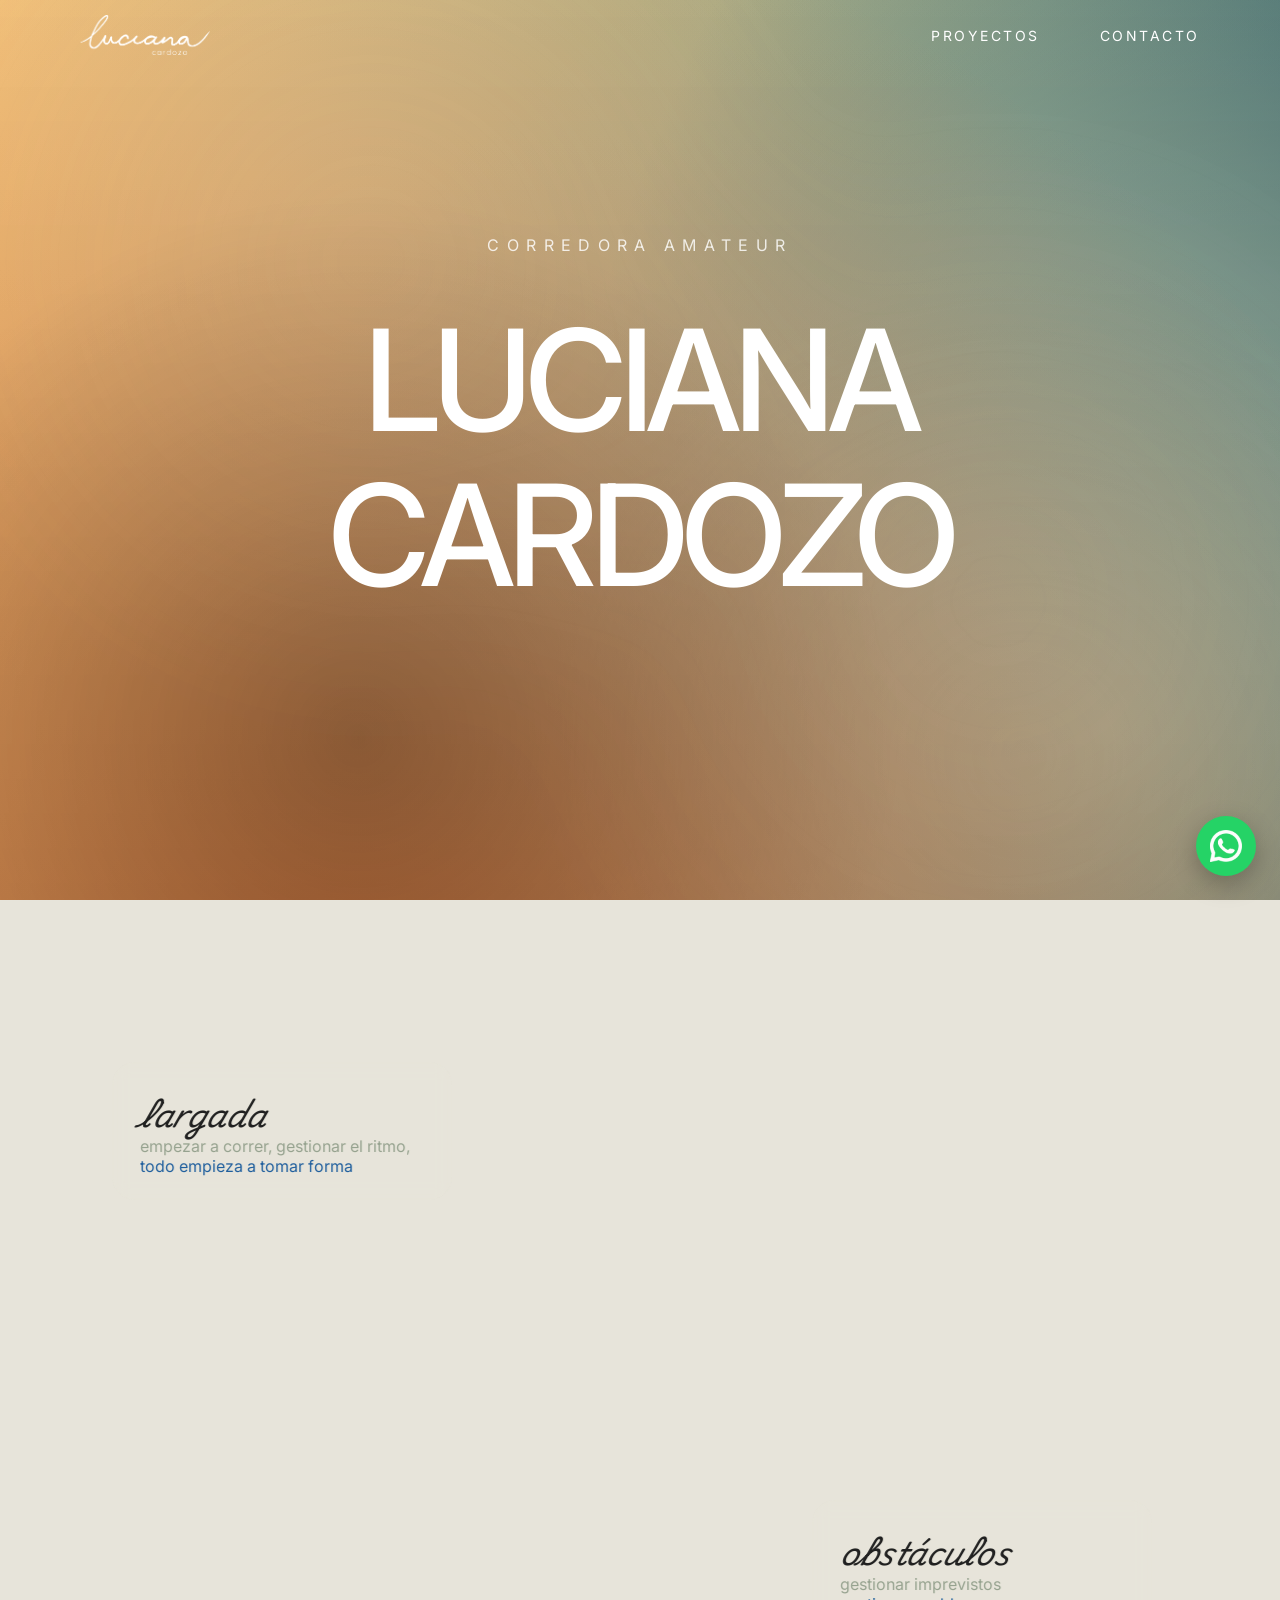
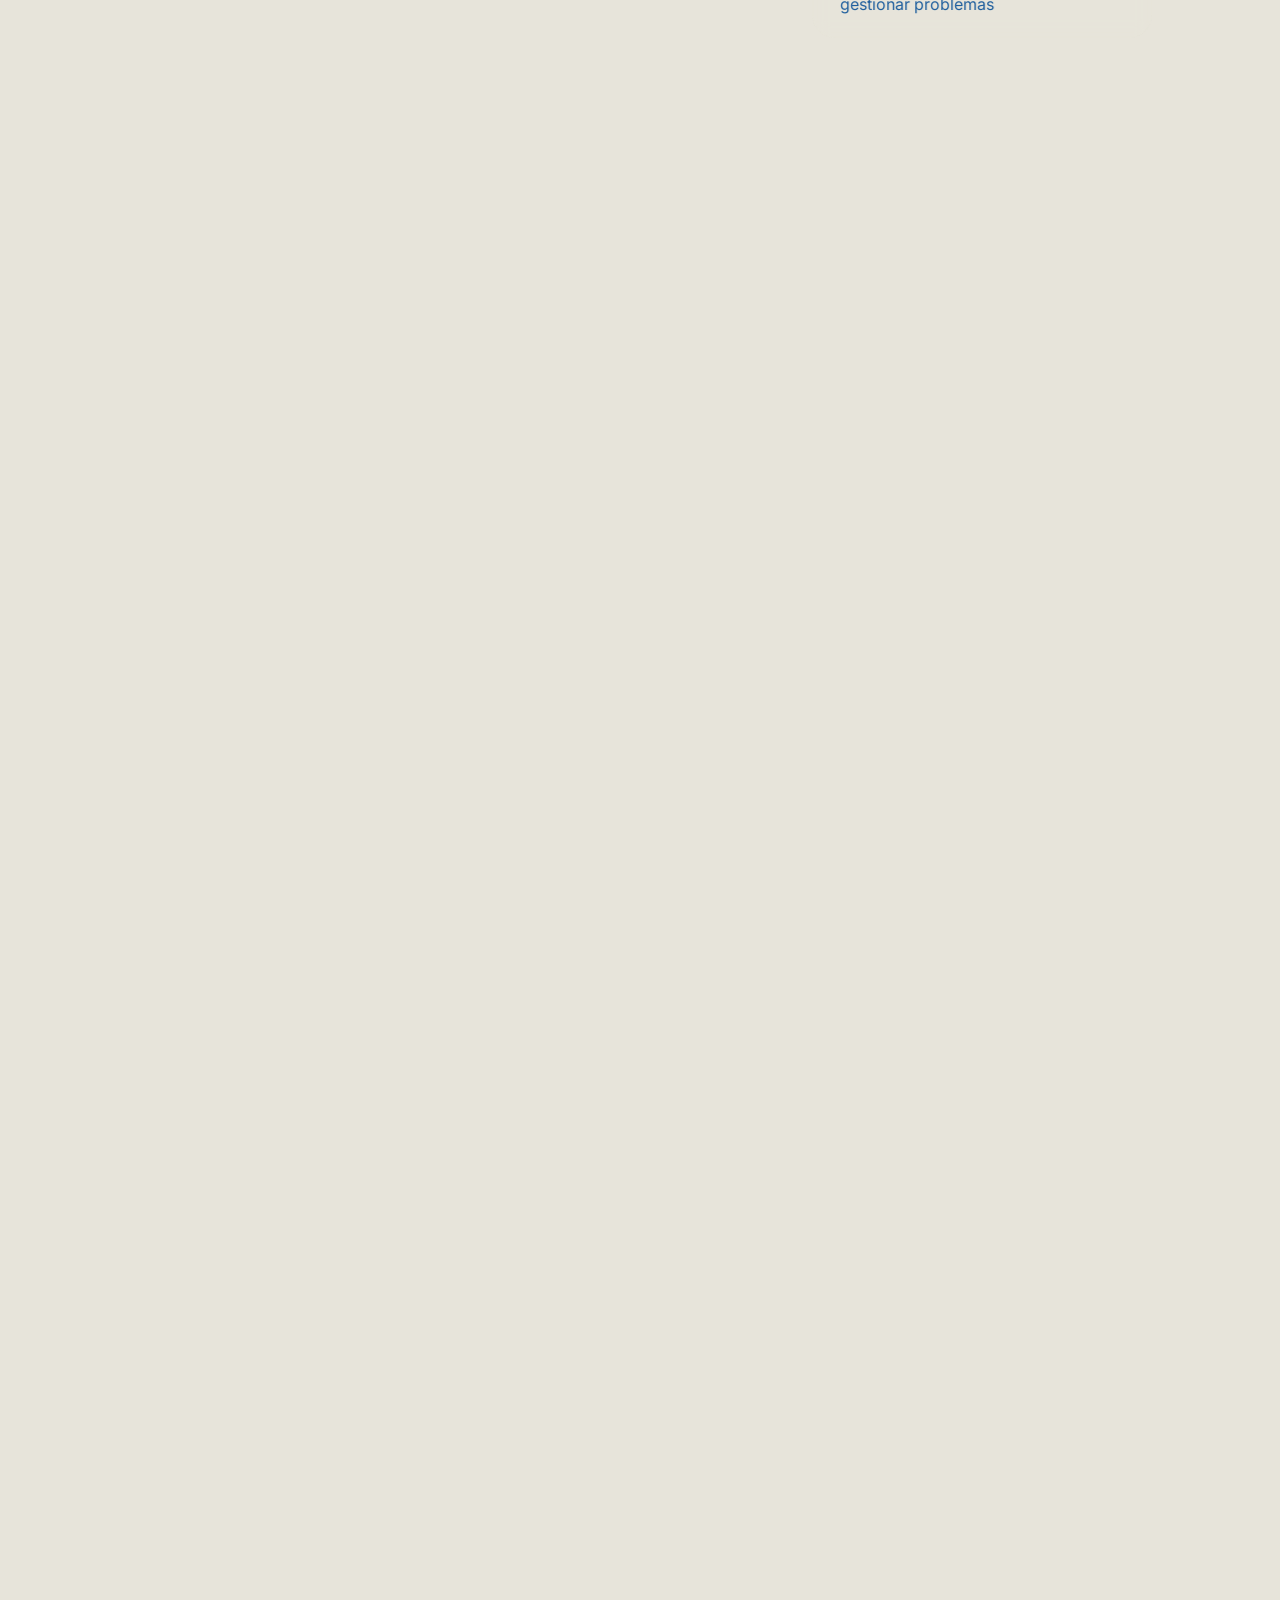
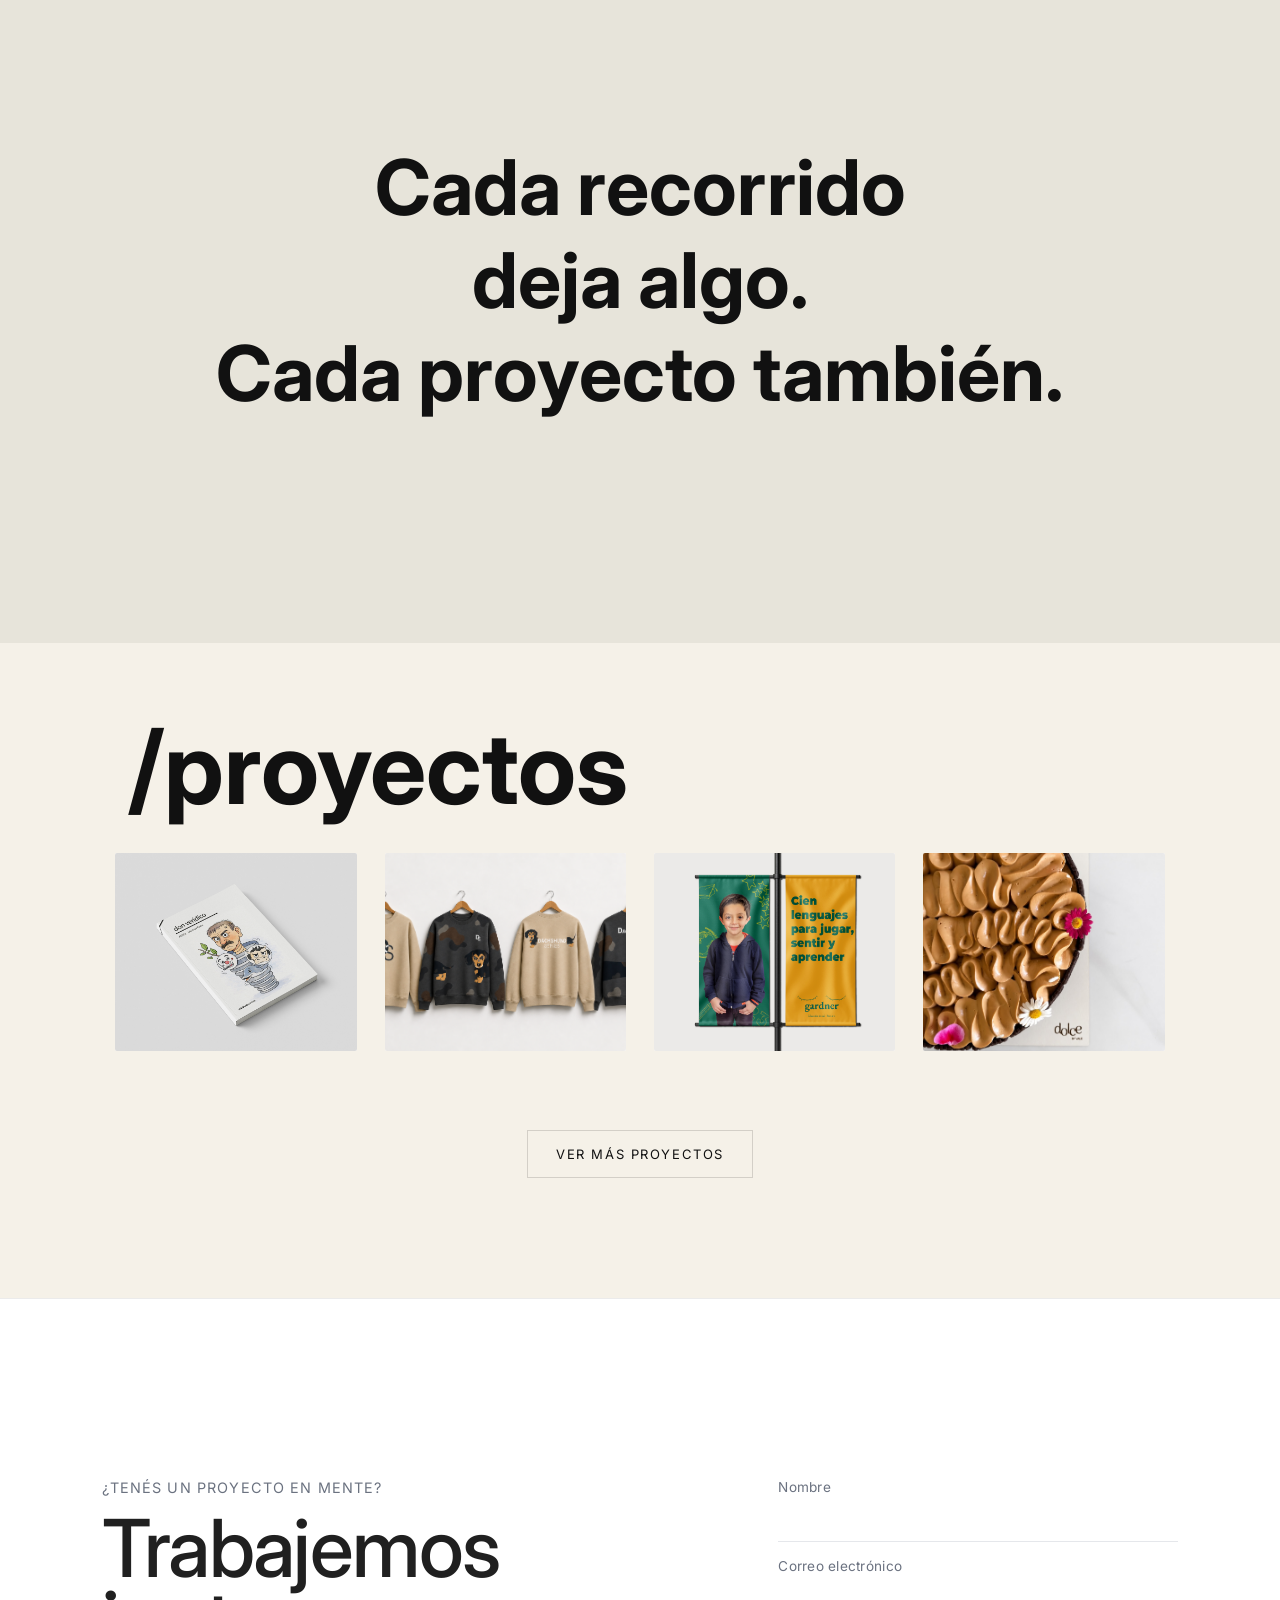
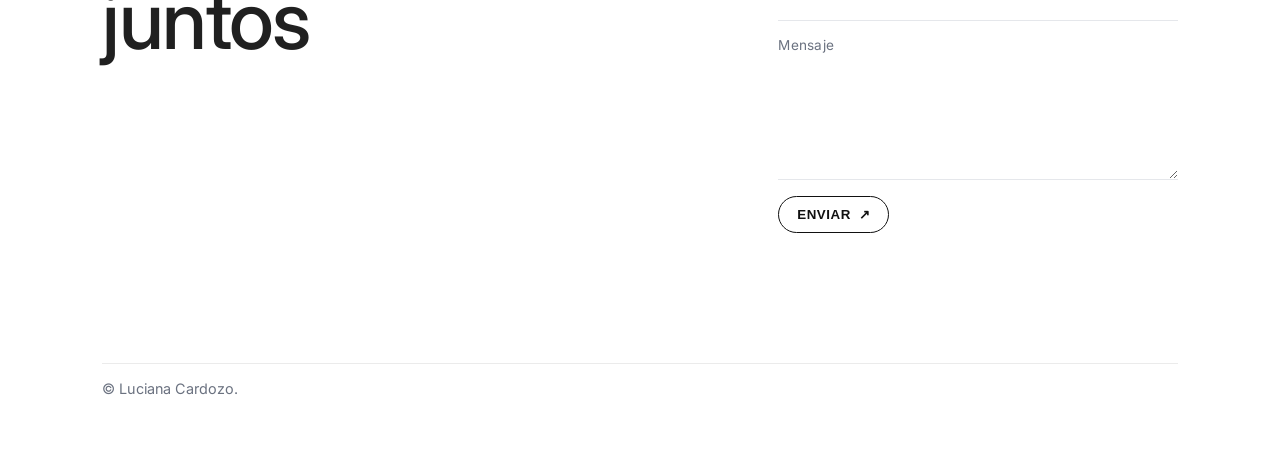
<file: index.html>
<!DOCTYPE html>
<html lang="es">

<head>
    <meta charset="UTF-8">
    <meta name="viewport" content="width=device-width, initial-scale=1.0">
    <title>Luciana Cardozo</title>
    <link rel="preconnect" href="https://fonts.googleapis.com">
    <link rel="preconnect" href="https://fonts.gstatic.com" crossorigin>
    <link
        href="https://fonts.googleapis.com/css2?family=Cormorant+Garamond:wght@400;500;600&family=Inter:wght@300;400;500;600;700&family=Playwrite+DK+Loopet:wght@100..400&display=swap"
        rel="stylesheet">
    <link rel="stylesheet" href="estilos.css">
</head>

<body>

    <header>
        <nav class="nav-bar">
            <a href="index.html" class="nav-logo" aria-label="Inicio">


                <img src="imgs/LOGO COMPLETO.webp" alt="Logo" class="logo-img" />
            </a>

            <!-- Botón hamburguesa -->
            <button class="menu-toggle" type="button" aria-label="Abrir menú" aria-controls="site-menu"
                aria-expanded="false">
                <span></span>
                <span></span>
                <span></span>
            </button>

            <!-- Menú principal -->
            <ul id="site-menu" class="nav-menu">


                <li><a href="HTML/proyectos.html">Proyectos</a></li>
                <li><a href="#contacto">Contacto</a></li>
            </ul>
        </nav>
    </header>

    <!-- HERO -->
    <section class="hero">
        <div class="hero-content hero-intro">

            <div class="hero-rotating-text">
                <span class="word active">diseñadora digital</span>
                <span class="word">corredora amateur</span>
                <span class="word">programación web</span>
            </div>

            <h1 class="hero-main-title">LUCIANA CARDOZO</h1>
            <h3 class="hero-main-subtitle"></h3>

            <div class="hero-scroll-content">
                <h2 class="hero-story">
                    Correr una carrera implica mucho más que correr.<br>
                    <span class="hide-on-mobile">Es algo que requiere planificación, <br>constancia y
                        adaptación.<br></span>
                    El diseño funciona de la misma manera
                </h2>

                <a href="#proyectos" class="subtitle hero-scroll-link">EXPLORAR PORTFOLIO</a>
            </div>

        </div>
    </section>

    <!-- RECORRIDO -->
    <section class="race">
        <div class="horizontal">

            <svg class="line-container" viewBox="0 0 3000 400">
                <g transform="translate(0 70)">

                    <path id="line" d="M0.5,140.42
                        C75,123 175.58,98 250.78,82.78
                        C315.93,69.6 376.62,58.17 403.39,63.04
                        C429.91,67.86 441.02,72.74 471.07,89.57
                        C505.42,108.81 529.32,119.72 538.35,120.29
                        C555.34,121.37 573.48,114.68 594.48,106.93
                        C650.22,86.47 719.22,64.96 760.45,52.1
                        C774.86,47.61 785.27,44.36 790.25,42.69
                        C846,23.9 914.32,0.44 929.94,0.05
                        C959,-0.58 978,10 1012.45,26.03
                        C1064.73,49.7 1148,82.4 1189.38,99.63
                        C1231.52,118.84 1257.04,125.34 1296.86,113.09
                        C1345.65,98.07 1372.74,88.07 1392.39,80.83
                        C1412.92,73.34 1429.67,68.86 1437.18,68.95
                        C1444.13,69 1454.08,71.91 1469.44,78.4
                        C1495.7,89.49 1511.95,94.22 1516.38,94
                        C1524.62,93.59 1555.18,84.82 1654,45.41
                        C1683.97,33.66 1689.14,32.01 1699.99,32.43
                        C1711.98,32.89 1793.05,84.36 1796.5,86.55" />
                </g>


            </svg>

            <div class="checkpoint">
                <p class=" big">Todo empieza antes de la largada</p>
            </div>

            <div class="checkpoint">
                <h2>planificación</h2>
                <p class="run">Investigar, definir el proceso...<br>
                </p>
                <p class="design">
                    acá está la base para que la experiencia sea positiva, <br>
                    para que el recorrido tenga sentido<br>
                    y para que la meta sea alcanzable.
                </p>

            </div>

            <div class="checkpoint">
                <h2>largada</h2>
                <p class="run">empezar a correr, gestionar el ritmo,
                </p>
                <p class="design">todo empieza a tomar forma</p>
            </div>

            <div class="checkpoint">
                <h2>obstáculos</h2>
                <p class="run">gestionar imprevistos </p>
                <p class="design">gestionar problemas</p>
            </div>

            <div class="checkpoint">
                <h2>adaptación</h2>
                <p class="run">conectar con el entorno</p>
                <p class="design">saber ajustar el proyecto</p>
            </div>

            <div class="checkpoint">
                <h2>proceso</h2>
                <p class="run">confiar en todo lo planificado</p>
                <p class="design">cada decisión construye el resultado</p>
            </div>

            <div class="checkpoint meta">
                <h2>meta</h2>
                <p class="run">cada meta deja su aprendizaje</p>
                <p class="design">cada proyecto es una meta distinta</p>
            </div>

        </div>
    </section>

    <section class="cierre">
        <h2 class="">Cada recorrido<br> deja algo.<br>Cada proyecto también.</h2>
    </section>

    <section class="proyectos-preview">
        <div class="proyectos-header">
            <h2 id="proyectos">/proyectos</h2>

        </div>
        <button class="arrow arrow-left" type="button" aria-label="Ver proyectos anteriores"></button>
        <button class="arrow arrow-right" type="button" aria-label="Ver proyectos siguientes"></button>

        <div class="proyectos-track">
            <article class="proyecto-card card-1">
                <a href="/HTML/juceca.html">
                    <div class="proyecto-img">
                        <img src="imgs/PORTADA LIBRO.jpg" alt="portada del proyecto 1, libro con ilustración de JUCECA">
                    </div>
                    <h3>JUCECA</h3>
                    <p>Diseño editorial / ilustración</p>
                </a>
            </article>

            <article class="proyecto-card card-2">
                <a href="/HTML/buzosPersonalizados.html">

                    <div class="proyecto-img">
                        <img src="imgs/buzos/buzos_portada.png" alt="">
                    </div>
                    <h3>Buzos personalizados</h3>
                    <p>Ilustración / indumentaria</p>
                </a>
            </article>

            <article class="proyecto-card card-3">
                <a href="/HTML/jugarteGardner.html">
                    <div class="proyecto-img">
                        <img src="imgs/Gardner/1x/Portada2-100.jpg" alt="Poster via publica Colegio Gardner">
                    </div>
                    <h3>Jugarte + Gardner</h3>
                    <p>Identidad visual</p>
                </a>
            </article>

            <article class="proyecto-card card-4">
                <a href="/HTML/DolceByVale.html">
                    <div class="proyecto-img">
                        <img src="imgs/Dolce by Vale/Foto torta instagram.jpg"
                            alt="Chocotorta con base con logo de Dolce by Vale">
                    </div>
                    <h3>Dolce by Vale</h3>
                    <p>Diseño de logo y packaging</p>
                </a>
            </article>
        </div>

        <div class="ver-mas-wrapper">
            <a href="HTML/proyectos.html" class="ver-mas-btn">
                Ver más proyectos
            </a>
        </div>

    </section>

    <footer id="contacto" class="footer-contact">
        <div class="footer__inner">
            <!-- Columna izquierda: claim grande -->
            <div class="footer__cta">
                <p class="footer__eyebrow">¿Tenés un proyecto en mente?</p>
                <h4 class="footer__title">Trabajemos<br>juntos</h4>

                <!-- Flecha para hacer scroll al form en mobile -->

            </div>

            <!-- Columna derecha: datos + form -->
            <div class="footer__side">

                <!-- Form Netlify -->
                <form name="contacto" method="POST" data-netlify="true" netlify-honeypot="bot-field"
                    class="contact-form" id="contact-form">
                    <!-- importante para Netlify: -->
                    <input type="hidden" name="form-name" value="contacto">
                    <!-- honeypot -->
                    <p class="hidden">
                        <label>Don’t fill this out if you’re human: <input name="bot-field"></label>
                    </p>

                    <div class="field">
                        <label for="nombre">Nombre</label>
                        <input id="nombre" name="name" type="text" autocomplete="name" required>
                    </div>

                    <div class="field">
                        <label for="email">Correo electrónico</label>
                        <input id="email" name="email" type="email" inputmode="email" autocomplete="email" required>
                    </div>

                    <div class="field">
                        <label for="mensaje">Mensaje</label>
                        <textarea id="mensaje" name="message" rows="5" required></textarea>
                    </div>

                    <button type="submit" class="btn-submit">
                        Enviar
                        <span class="btn-submit__icon" aria-hidden="true">↗</span>
                    </button>

                    <!-- mensaje de estado -->
                    <p id="form-status" class="form-status" role="status" aria-live="polite"></p>
                </form>
            </div>
        </div>

        <div class="footer__bottom">
            <p>© <span id="year"></span> Luciana Cardozo.</p>
        </div>
    </footer>
    <a class="whatsapp-fab"
        href="https://wa.me/59899645742?text=Hola%20%F0%9F%91%8B%20vi%20tu%20portfolio%20y%20quiero%20hablar%20de%20un%20proyecto."
        target="_blank" rel="noopener noreferrer" aria-label="Escribime por WhatsApp">
        <!-- SVG WhatsApp (sin dependencias) -->
        <img src="./imgs/whatsApp blanco.webp" alt="WhatsApp" class="wa-icon" width="28" height="28" loading="lazy">
    </a>

    <script src="codigo.js"></script>
</body>

</html>
</file>
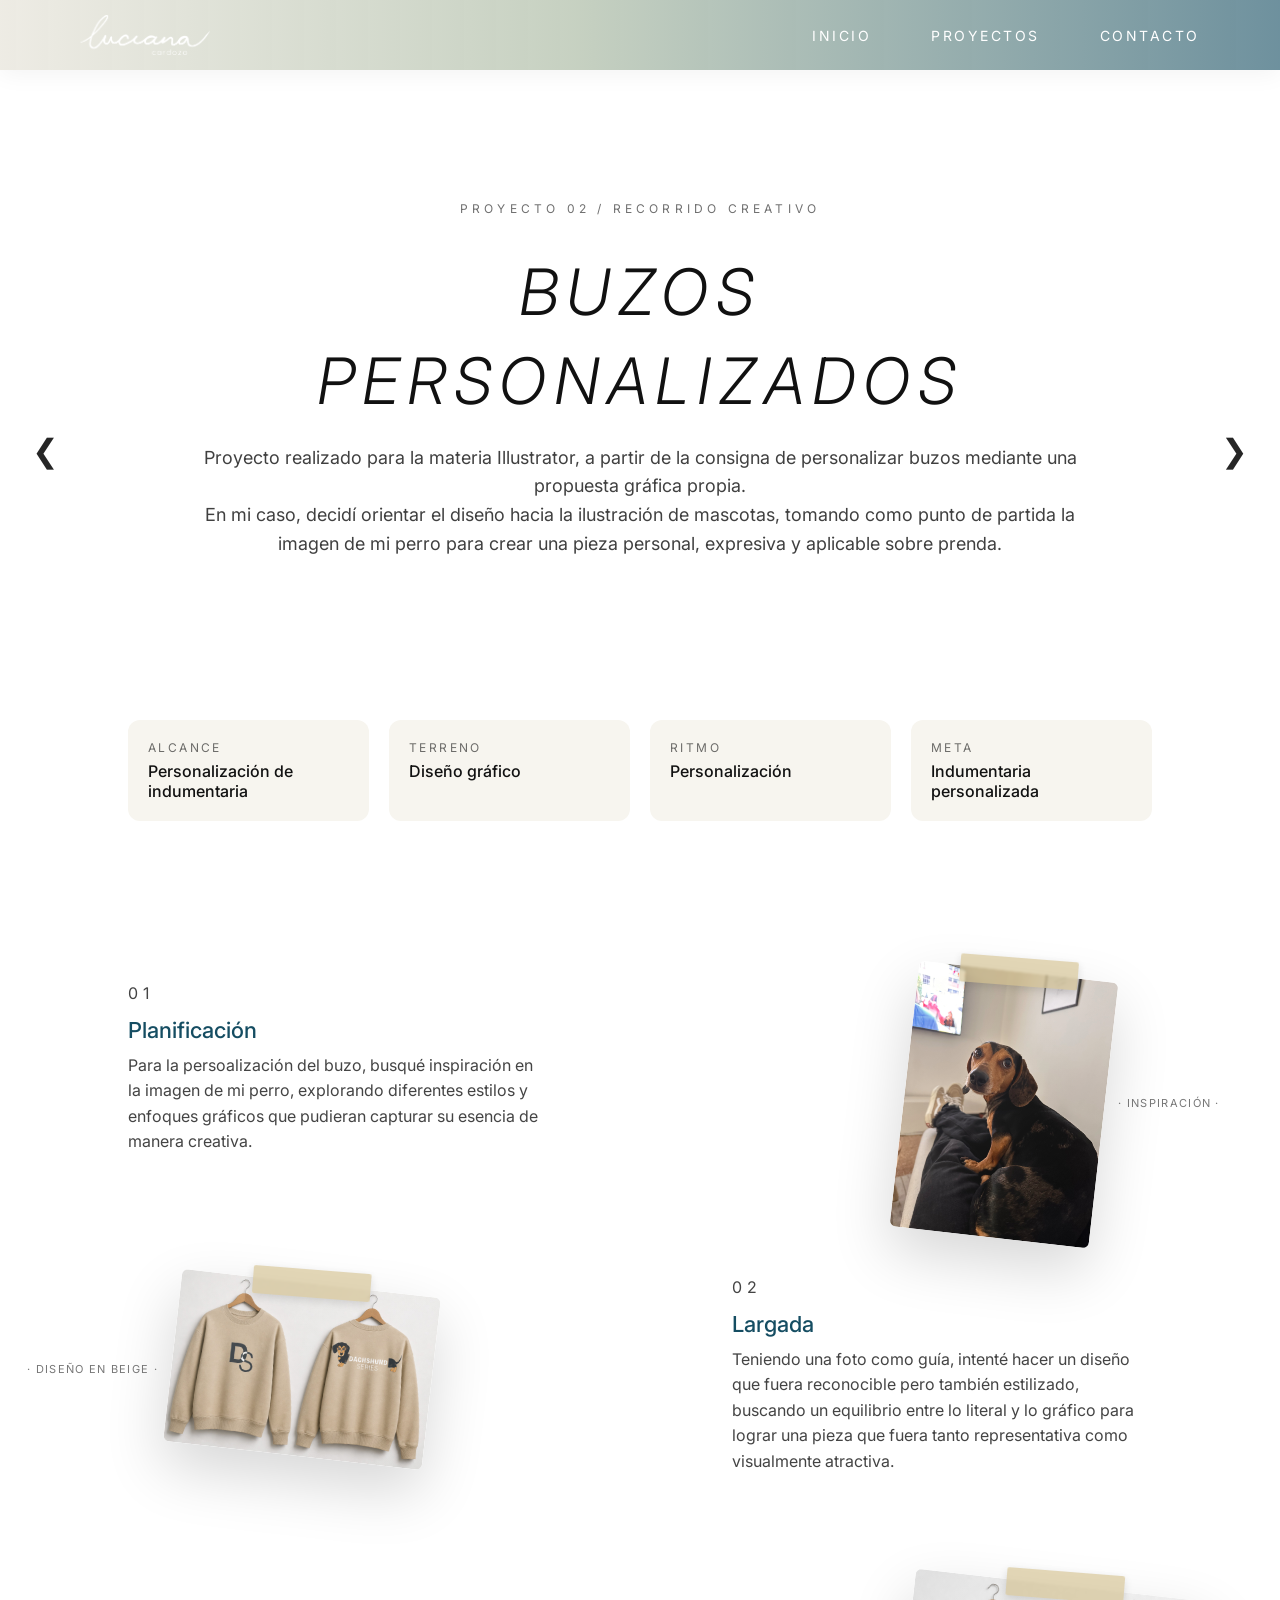
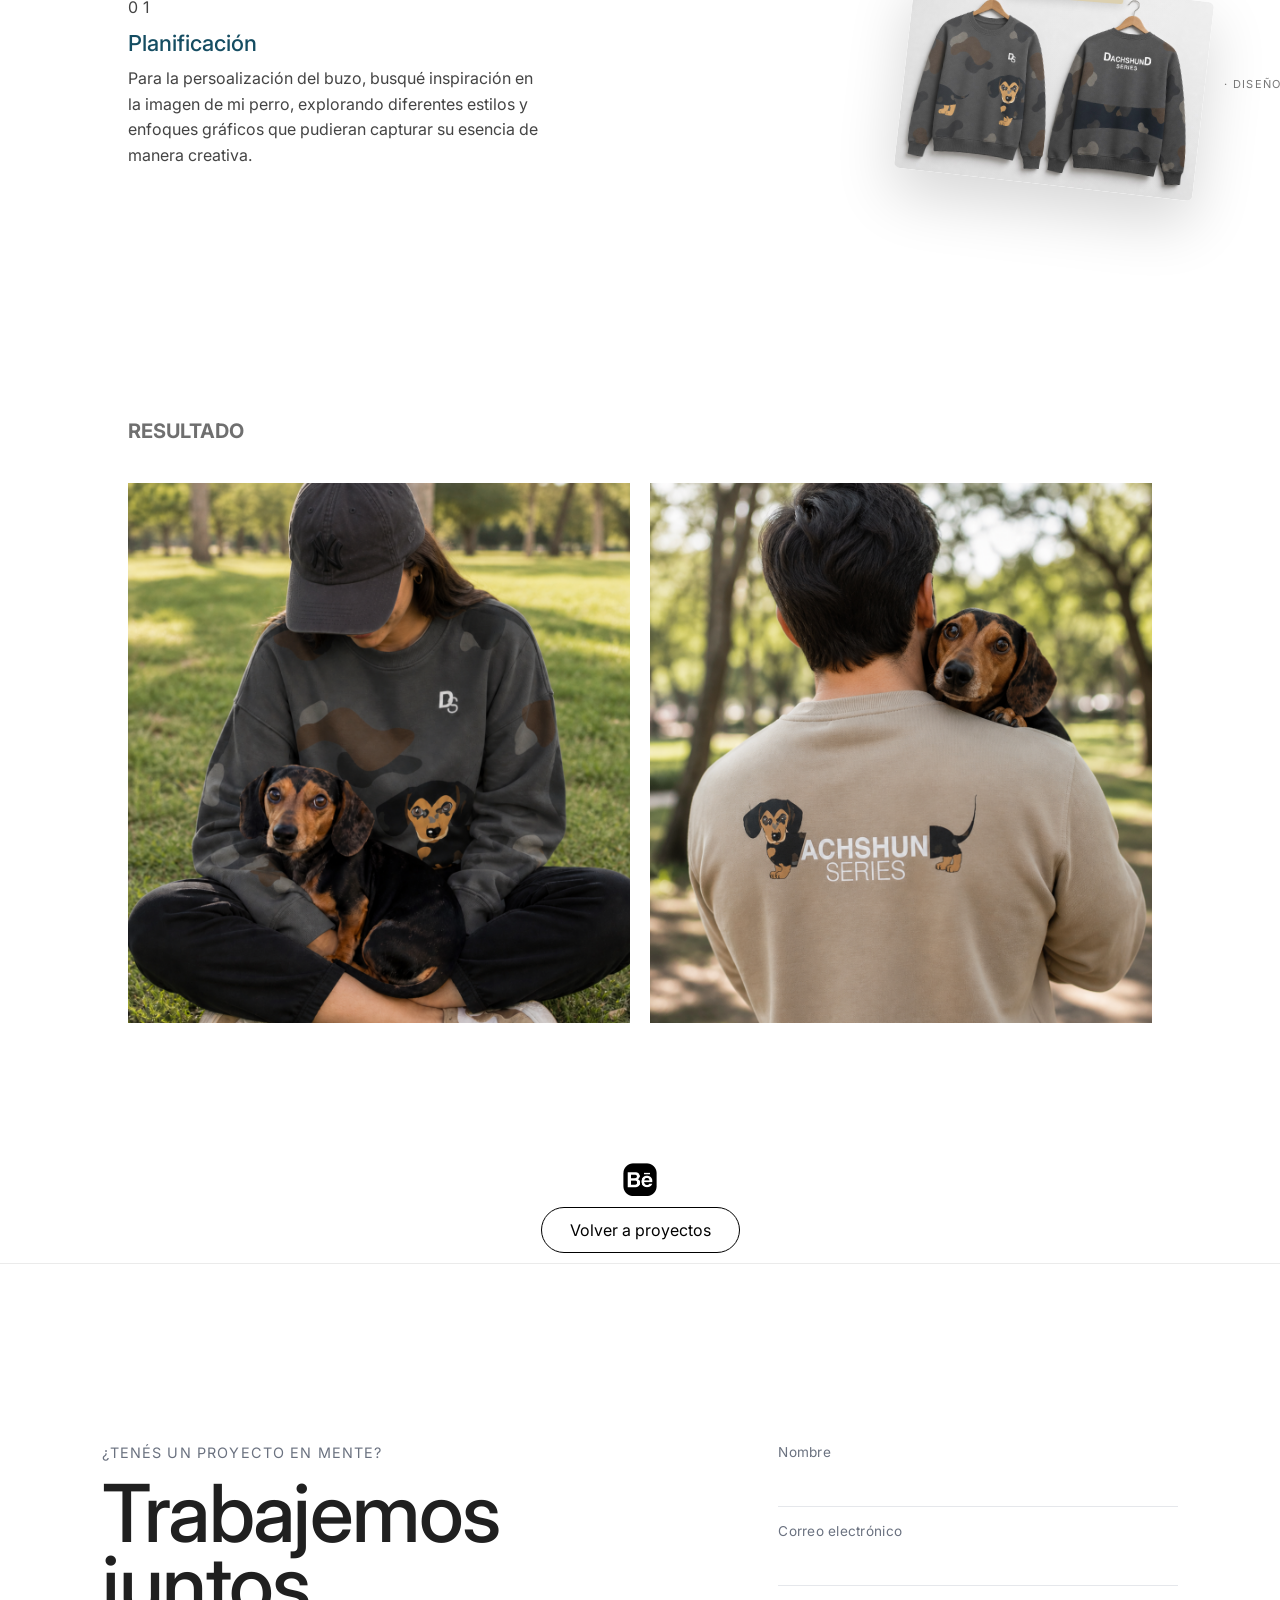
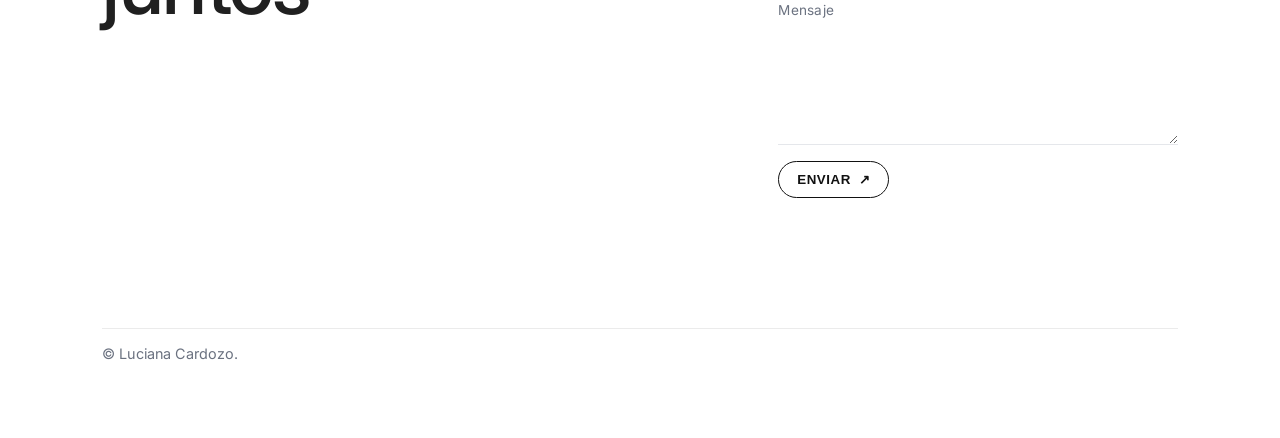
<file: HTML/buzosPersonalizados.html>
<!DOCTYPE html>
<html lang="es">

<head>
    <meta charset="UTF-8">
    <meta name="viewport" content="width=device-width, initial-scale=1.0">
    <title>Proyecto 02 | Luciana Cardozo</title>

    <link rel="preconnect" href="https://fonts.googleapis.com">
    <link rel="preconnect" href="https://fonts.gstatic.com" crossorigin>
    <link
        href="https://fonts.googleapis.com/css2?family=Cormorant+Garamond:wght@400;500;600&family=Inter:wght@300;400;500;600;700&family=Playwrite+DK+Loopet:wght@100..400&display=swap"
        rel="stylesheet">
    <link rel="stylesheet" href="../estilos.css">
    <link rel="stylesheet" href="../CSS/proyectos.css">
</head>

<body class="project-page">

    <header>
        <nav class="nav-bar">
            <a href="/index.html" class="nav-logo" aria-label="Inicio">


                <img src="/imgs/LOGO COMPLETO.webp" alt="Logo" class="logo-img" />
            </a>

            <button class="menu-toggle" type="button" aria-label="Abrir menú" aria-controls="site-menu"
                aria-expanded="false">
                <span></span>
                <span></span>
                <span></span>
            </button>

            <ul id="site-menu" class="nav-menu">
                <li><a href="../index.html">Inicio</a></li>
                <li><a href="proyectos.html">Proyectos</a></li>
                <li><a href="#contacto">Contacto</a></li>
            </ul>
        </nav>
    </header>

    <main>

        <!-- HERO DEL PROYECTO -->
        <section class="project-hero">
            <div class="project-hero__content">
                <p class="project-kicker">Proyecto 02 / recorrido creativo</p>

                <h1 class="serif">
                    BUZOS PERSONALIZADOS
                </h1>

                <p class="project-intro">
                    Proyecto realizado para la materia Illustrator, a partir de la consigna de
                    personalizar buzos mediante una propuesta gráfica propia.<br>
                    En mi caso, decidí orientar el diseño hacia la ilustración de mascotas,
                    tomando como punto de partida la imagen de mi perro para crear una pieza
                    personal, expresiva y aplicable sobre prenda.
                </p>
            </div>
        </section>

        <!-- FICHA TIPO CARRERA -->
        <section class="project-race-card" aria-label="Ficha del proyecto">
            <div class="race-card__item">
                <span>Alcance</span>
                <strong>Personalización de indumentaria</strong>
            </div>

            <div class="race-card__item">
                <span>Terreno</span>
                <strong>Diseño gráfico</strong>
            </div>

            <div class="race-card__item">
                <span>Ritmo</span>
                <strong>Personalización</strong>
            </div>

            <div class="race-card__item">
                <span>Meta</span>
                <strong>Indumentaria personalizada</strong>
            </div>
        </section>

        <!-- RECORRIDO DEL PROYECTO -->
        <section class="project-route">


            <article class="route-step route-step--start">
                <p class="step-number">01</p>
                <h2>Planificación</h2>
                <p>
                    Para la persoalización del buzo, busqué inspiración en la imagen de mi perro, explorando diferentes
                    estilos y enfoques gráficos que pudieran capturar su esencia de manera creativa.
                </p>

                <div class="boceto-mockup">
                    <div class="boceto-wrapper">
                        <img src="/imgs/buzos/Bjorn.jpg"
                            alt="Foto de perro que sirvió de inspiración para el diseño del buzo">
                    </div>

                    <div class="boceto-caption boceto-caption--right">
                        · Inspiración ·
                    </div>
                </div>


            </article>

            <article class="route-step route-step--up">
                <p class="step-number">02</p>
                <h2>Largada</h2>
                <p>
                    Teniendo una foto como guía, intenté hacer un diseño que fuera reconocible pero también estilizado,
                    buscando un equilibrio entre lo literal y lo gráfico para lograr una pieza que fuera tanto
                    representativa como visualmente atractiva.
                </p>
                <div class="bocetos-extra" aria-label="Bocetos complementarios del proceso">
                    <div class="boceto-mockup  boceto-mockup--stacked">
                        <div class="boceto-wrapper">
                            <img src="/imgs/buzos/buzo beige.jpg" alt="Diseño de buzo beige con diseño de perro">
                        </div>

                        <div class="boceto-caption boceto-caption--left">
                            · Diseño en Beige ·
                        </div>
                    </div>

                    <!-- <div class="boceto-mockup boceto-mockup--vaca boceto-mockup--stacked">
                        <div class="boceto-wrapper">
                            <img src="/imgs/vaca.jpg" alt="Boceto de vaca">
                        </div>

                        <div class="boceto-caption boceto-caption--bottom">
                            · Boceto detalle · <br>gesto y expresión
                        </div>
                    </div> -->
                </div>
            </article>
            <article class="route-step route-step--start">
                <p class="step-number">01</p>
                <h2>Planificación</h2>
                <p>
                    Para la persoalización del buzo, busqué inspiración en la imagen de mi perro, explorando diferentes
                    estilos y enfoques gráficos que pudieran capturar su esencia de manera creativa.
                </p>

                <div class="boceto-mockup">
                    <div class="boceto-wrapper lg ">
                        <img src="/imgs/buzos/buzo gris.jpg" alt="Diseño de buzo gris con diseño de perro">
                    </div>

                    <div class="boceto-caption boceto-caption--right lg">
                        · Diseño en Gris ·
                    </div>
                </div>


            </article>




        </section>

        <!-- GALERÍA / RESULTADO -->
        <section class="project-gallery">
            <div class="project-section-title">

                <h2>RESULTADO</h2>
            </div>

            <div class="gallery-grid">
                <figure class="gallery-item--large">
                    <div class="image-placeholder">
                        <img src="/imgs/buzos/buzogris_conPerro_mockuo.png"
                            alt="Hombre usando buzo beige con diseño de perro">
                    </div>
                    <!-- <figcaption>Detalle visual</figcaption> -->
                </figure>

                <!-- <figure class="gallery-item">
                    <div class="image-placeholder">
                        <img src="/imgs/buzos/buzo gris.jpg" alt="Buzos personalizados con diseño de perro">
                    </div>
                    <figcaption>Detalle visual</figcaption>
                </figure> -->

                <figure class="gallery-item--large">
                    <div class="image-placeholder">
                        <img src="/imgs/buzos/buzobeige_conPerro_mockup.png" alt="">
                    </div>
                    <!-- <figcaption>Sistema gráfico</figcaption> -->
                </figure>
            </div>
        </section>

        <!-- CIERRE -->
        <section class="project-closing">

            <a href="https://www.behance.net/gallery/248876511/Buzos-personalizados" class="behance-link"
                target="_blank" aria-label="Ver proyecto en Behance">
                <img src="/imgs/icons/1x/Behance icon black.png" alt="Behance">
            </a>
            <a href="proyectos.html" class="project-back-link">Volver a proyectos</a>


        </section>

    </main>

    <a class="project-nav prev" href="juceca.html" aria-label="Proyecto anterior">
        <span>&#10094;</span>
    </a>

    <a class="project-nav next" href="jugarteGardner.html" aria-label="Proyecto siguiente">
        <span>&#10095;</span>
    </a>

    <footer id="contacto" class="footer-contact">
        <div class="footer__inner">
            <!-- Columna izquierda: claim grande -->
            <div class="footer__cta">
                <p class="footer__eyebrow">¿Tenés un proyecto en mente?</p>
                <h4 class="footer__title">Trabajemos<br>juntos</h4>

                <!-- Flecha para hacer scroll al form en mobile -->

            </div>

            <!-- Columna derecha: datos + form -->
            <div class="footer__side">

                <!-- Form Netlify -->
                <form name="contacto" method="POST" data-netlify="true" netlify-honeypot="bot-field"
                    class="contact-form" id="contact-form">
                    <!-- importante para Netlify: -->
                    <input type="hidden" name="form-name" value="contacto">
                    <!-- honeypot -->
                    <p class="hidden">
                        <label>Don’t fill this out if you’re human: <input name="bot-field"></label>
                    </p>

                    <div class="field">
                        <label for="nombre">Nombre</label>
                        <input id="nombre" name="name" type="text" autocomplete="name" required>
                    </div>

                    <div class="field">
                        <label for="email">Correo electrónico</label>
                        <input id="email" name="email" type="email" inputmode="email" autocomplete="email" required>
                    </div>

                    <div class="field">
                        <label for="mensaje">Mensaje</label>
                        <textarea id="mensaje" name="message" rows="5" required></textarea>
                    </div>

                    <button type="submit" class="btn-submit">
                        Enviar
                        <span class="btn-submit__icon" aria-hidden="true">↗</span>
                    </button>

                    <!-- mensaje de estado -->
                    <p id="form-status" class="form-status" role="status" aria-live="polite"></p>
                </form>
            </div>
        </div>

        <div class="footer__bottom">
            <p>© <span id="year"></span> Luciana Cardozo.</p>
        </div>

    </footer>

    <script src="../codigo.js"></script>
    <script src="../JS/proyectos.js"></script>
</body>

</html>
</file>
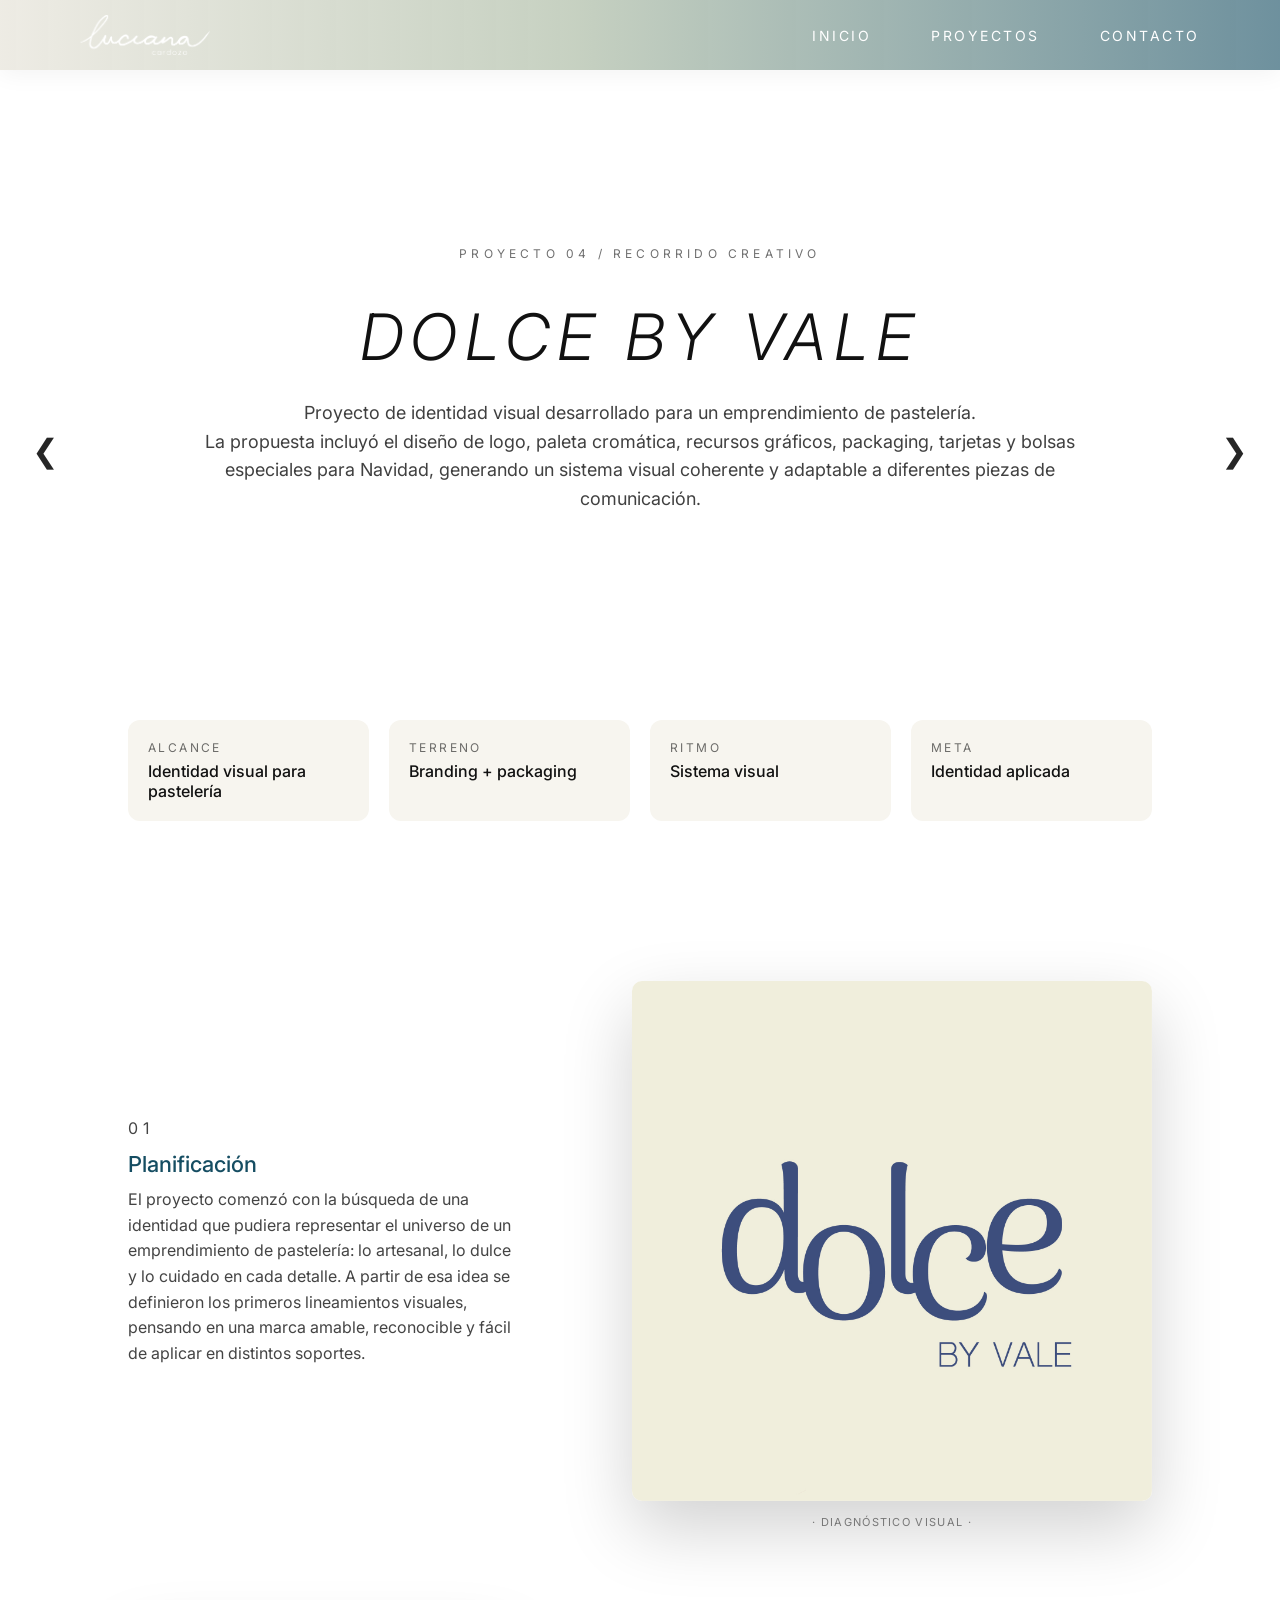
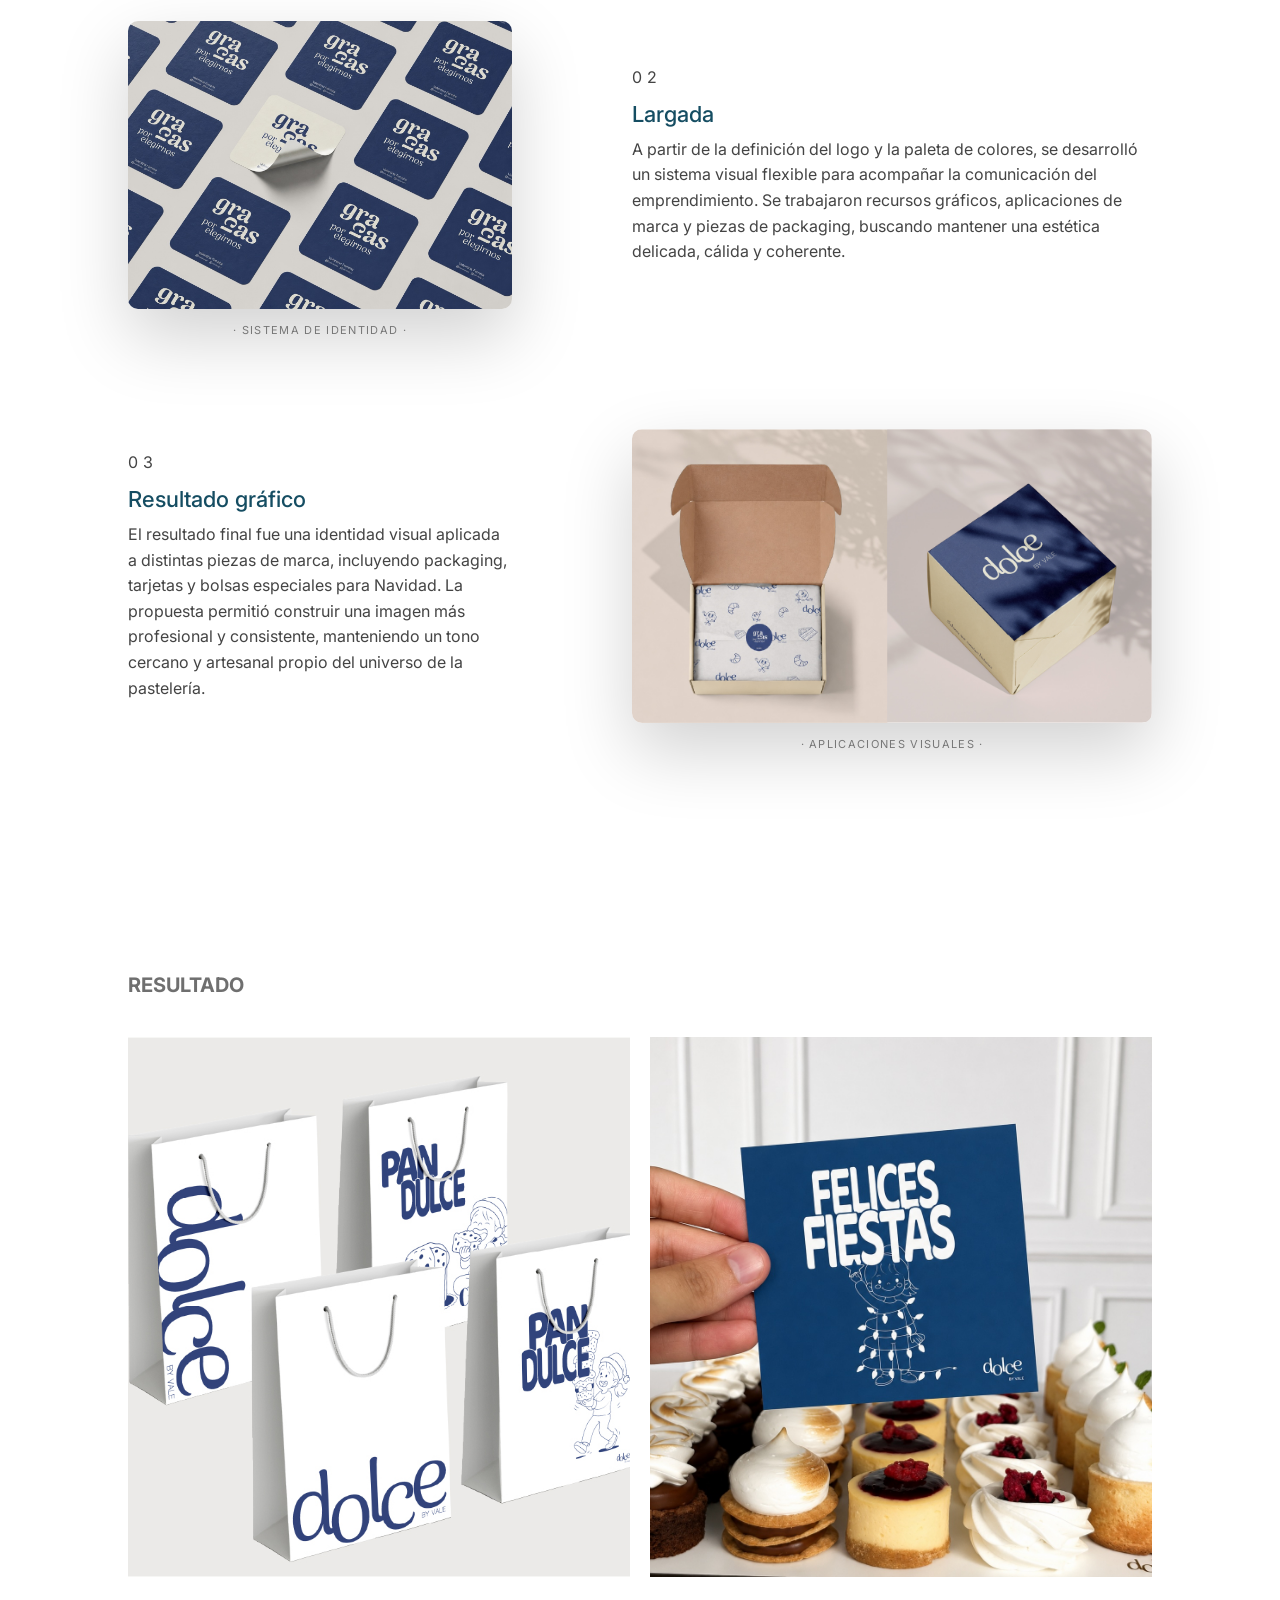
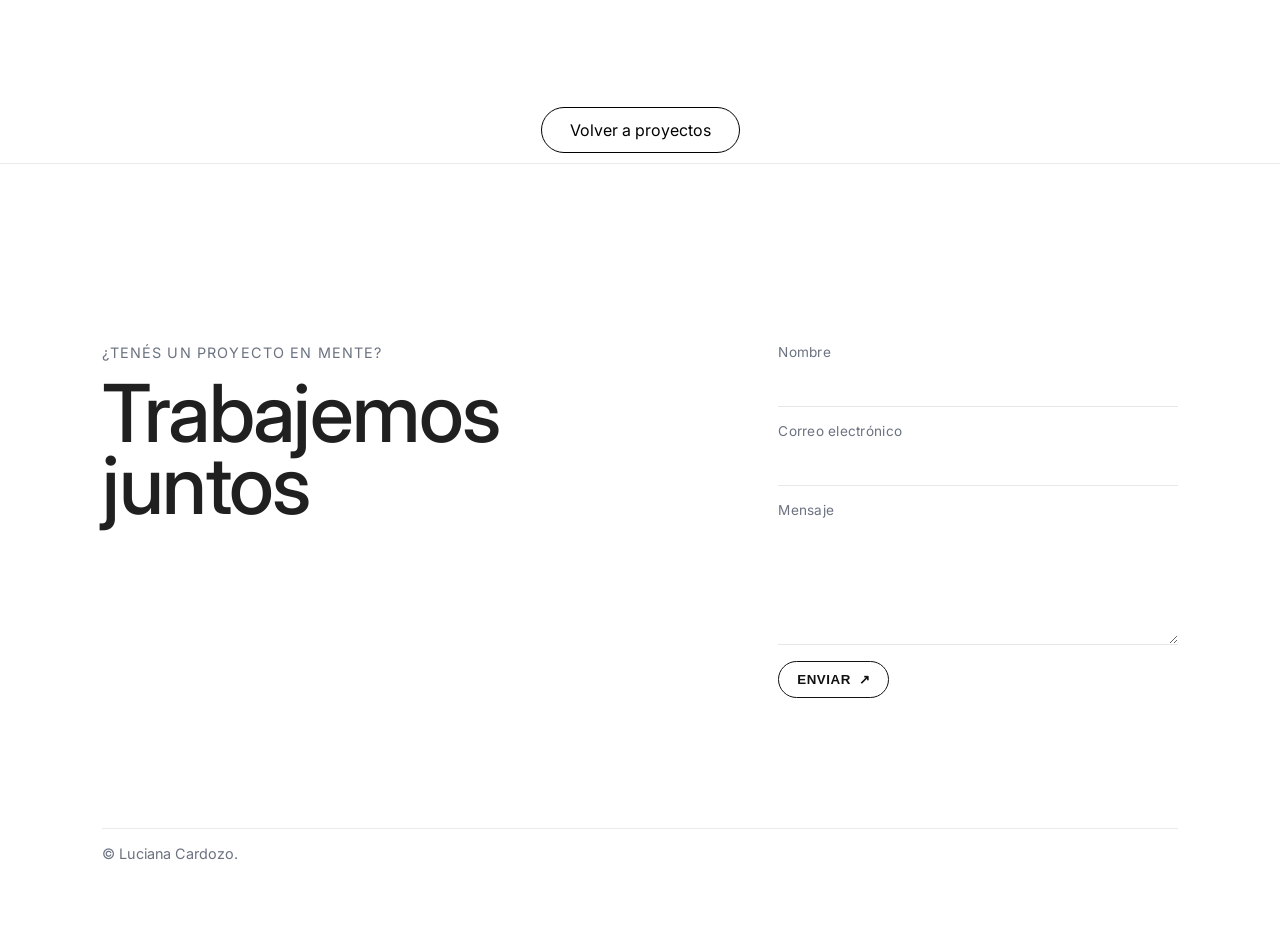
<file: HTML/DolceByVale.html>
<!DOCTYPE html>
<html lang="es">

<head>
    <meta charset="UTF-8">
    <meta name="viewport" content="width=device-width, initial-scale=1.0">
    <title>Proyecto 03 | Luciana Cardozo</title>

    <link rel="preconnect" href="https://fonts.googleapis.com">
    <link rel="preconnect" href="https://fonts.gstatic.com" crossorigin>
    <link
        href="https://fonts.googleapis.com/css2?family=Cormorant+Garamond:wght@400;500;600&family=Inter:wght@300;400;500;600;700&family=Playwrite+DK+Loopet:wght@100..400&display=swap"
        rel="stylesheet">
    <link rel="stylesheet" href="../estilos.css">
    <link rel="stylesheet" href="../CSS/proyectos.css">
</head>

<body class="project-page">

    <header>
        <nav class="nav-bar">
            <a href="/index.html" class="nav-logo" aria-label="Inicio">
                <img src="/imgs/LOGO COMPLETO.webp" alt="Logo" class="logo-img" />
            </a>

            <button class="menu-toggle" type="button" aria-label="Abrir menú" aria-controls="site-menu"
                aria-expanded="false">
                <span></span>
                <span></span>
                <span></span>
            </button>

            <ul id="site-menu" class="nav-menu">
                <li><a href="../index.html">Inicio</a></li>
                <li><a href="proyectos.html">Proyectos</a></li>
                <li><a href="#contacto">Contacto</a></li>
            </ul>
        </nav>
    </header>

    <main>

        <section class="project-hero">
            <div class="project-hero__content">
                <p class="project-kicker">Proyecto 04 / recorrido creativo</p>

                <h1 class="serif">
                    Dolce by Vale
                </h1>

                <p class="project-intro">
                    Proyecto de identidad visual desarrollado para un emprendimiento de pastelería.<br>
                    La propuesta incluyó el diseño de logo, paleta cromática, recursos gráficos,
                    packaging, tarjetas y bolsas especiales para Navidad, generando un sistema visual
                    coherente y adaptable a diferentes piezas de comunicación.
                </p>
            </div>
        </section>

        <section class="project-race-card" aria-label="Ficha del proyecto">
            <div class="race-card__item">
                <span>Alcance</span>
                <strong>Identidad visual para pastelería</strong>
            </div>

            <div class="race-card__item">
                <span>Terreno</span>
                <strong>Branding + packaging</strong>
            </div>

            <div class="race-card__item">
                <span>Ritmo</span>
                <strong>Sistema visual</strong>
            </div>

            <div class="race-card__item">
                <span>Meta</span>
                <strong>Identidad aplicada</strong>
            </div>
        </section>

        <section class="project-route">

            <article class="route-step route-step--aligned-grid">
                <div class="route-step__text">
                    <p class="step-number">01</p>
                    <h2>Planificación</h2>
                    <p>
                        El proyecto comenzó con la búsqueda de una identidad que pudiera
                        representar el universo de un emprendimiento de pastelería: lo artesanal,
                        lo dulce y lo cuidado en cada detalle. A partir de esa idea se definieron
                        los primeros lineamientos visuales, pensando en una marca amable,
                        reconocible y fácil de aplicar en distintos soportes.
                    </p>
                </div>

                <div class="route-step__image">
                    <div class="boceto-mockup boceto-mockup--clean">
                        <div class="boceto-wrapper">
                            <img src="/imgs/Dolce by Vale/Logos.gif"
                                alt="Foto de perro que sirvió de inspiración para el diseño del buzo">
                        </div>

                        <div class="boceto-caption boceto-caption--right">
                            · Diagnóstico visual ·
                        </div>
                    </div>
                </div>
            </article>

            <article class="route-step route-step--aligned-grid">
                <div class="route-step__image">
                    <div class="boceto-mockup boceto-mockup--clean">
                        <div class="boceto-wrapper">
                            <img src="/imgs/Dolce by Vale/adhesivos fondo gris.jpg"
                                alt="Diseño de buzo beige con diseño de perro">
                        </div>

                        <div class="boceto-caption boceto-caption--right">
                            · Sistema de identidad ·
                        </div>
                    </div>
                </div>

                <div class="route-step__text">
                    <p class="step-number">02</p>
                    <h2>Largada</h2>
                    <p>
                        A partir de la definición del logo y la paleta de colores, se desarrolló
                        un sistema visual flexible para acompañar la comunicación del emprendimiento.
                        Se trabajaron recursos gráficos, aplicaciones de marca y piezas de packaging,
                        buscando mantener una estética delicada, cálida y coherente.
                    </p>
                </div>
            </article>

            <article class="route-step route-step--aligned-grid">
                <div class="route-step__text">
                    <p class="step-number">03</p>
                    <h2>Resultado gráfico</h2>
                    <p>
                        El resultado final fue una identidad visual aplicada a distintas piezas
                        de marca, incluyendo packaging, tarjetas y bolsas especiales para Navidad.
                        La propuesta permitió construir una imagen más profesional y consistente,
                        manteniendo un tono cercano y artesanal propio del universo de la pastelería.
                    </p>
                </div>

                <div class="route-step__image">
                    <div class="boceto-mockup boceto-mockup--clean">
                        <div class="boceto-wrapper">
                            <img src="/imgs/Dolce by Vale/1x/Recurso 2-100.jpg"
                                alt="Diseño de buzo gris con diseño de perro">
                        </div>

                        <div class="boceto-caption boceto-caption--right">
                            · Aplicaciones visuales ·
                        </div>
                    </div>
                </div>
            </article>

        </section>

        <section class="project-gallery">
            <div class="project-section-title">
                <h2>RESULTADO</h2>
            </div>

            <div class="gallery-grid">
                <figure class="gallery-item--large">
                    <div class="image-placeholder">
                        <img src="/imgs/Dolce by Vale/1x/Bolsas-100.jpg" alt="Bolsas con temática navideña">
                    </div>
                </figure>

                <figure class="gallery-item--large">
                    <div class="image-placeholder">
                        <img src="/imgs/Dolce by Vale/Foto tarjeta navidad instagram.jpg"
                            alt="Tarjeta navideña con postres de fondo">
                    </div>
                </figure>
            </div>
        </section>

        <section class="project-closing">

            <a href="proyectos.html" class="project-back-link">Volver a proyectos</a>

            <!-- <a href="https://www.behance.net/gallery/248695801/Rediseno-de-identidad-de-marca?tracking_source=project_owner_other_projects"
                class="behance-link" target="_blank" aria-label="Ver Web del buzosPersonalizados">
                <img src="/imgs/icons/1x/Web.png" alt="Sitio Web">
            </a> -->
        </section>

    </main>

    <a class="project-nav prev" href="jugarteGardner.html" aria-label="Proyecto anterior">
        <span>&#10094;</span>
    </a>

    <a class="project-nav next" href="poppi.html" aria-label="Proyecto siguiente">
        <span>&#10095;</span>
    </a>

    <footer id="contacto" class="footer-contact">
        <div class="footer__inner">
            <!-- Columna izquierda: claim grande -->
            <div class="footer__cta">
                <p class="footer__eyebrow">¿Tenés un proyecto en mente?</p>
                <h4 class="footer__title">Trabajemos<br>juntos</h4>

                <!-- Flecha para hacer scroll al form en mobile -->

            </div>

            <!-- Columna derecha: datos + form -->
            <div class="footer__side">

                <!-- Form Netlify -->
                <form name="contacto" method="POST" data-netlify="true" netlify-honeypot="bot-field"
                    class="contact-form" id="contact-form">
                    <!-- importante para Netlify: -->
                    <input type="hidden" name="form-name" value="contacto">
                    <!-- honeypot -->
                    <p class="hidden">
                        <label>Don’t fill this out if you’re human: <input name="bot-field"></label>
                    </p>

                    <div class="field">
                        <label for="nombre">Nombre</label>
                        <input id="nombre" name="name" type="text" autocomplete="name" required>
                    </div>

                    <div class="field">
                        <label for="email">Correo electrónico</label>
                        <input id="email" name="email" type="email" inputmode="email" autocomplete="email" required>
                    </div>

                    <div class="field">
                        <label for="mensaje">Mensaje</label>
                        <textarea id="mensaje" name="message" rows="5" required></textarea>
                    </div>

                    <button type="submit" class="btn-submit">
                        Enviar
                        <span class="btn-submit__icon" aria-hidden="true">↗</span>
                    </button>

                    <!-- mensaje de estado -->
                    <p id="form-status" class="form-status" role="status" aria-live="polite"></p>
                </form>
            </div>
        </div>

        <div class="footer__bottom">
            <p>© <span id="year"></span> Luciana Cardozo.</p>
        </div>
    </footer>

    <script src="../codigo.js"></script>
    <script src="../JS/proyectos.js"></script>
</body>

</html>
</file>
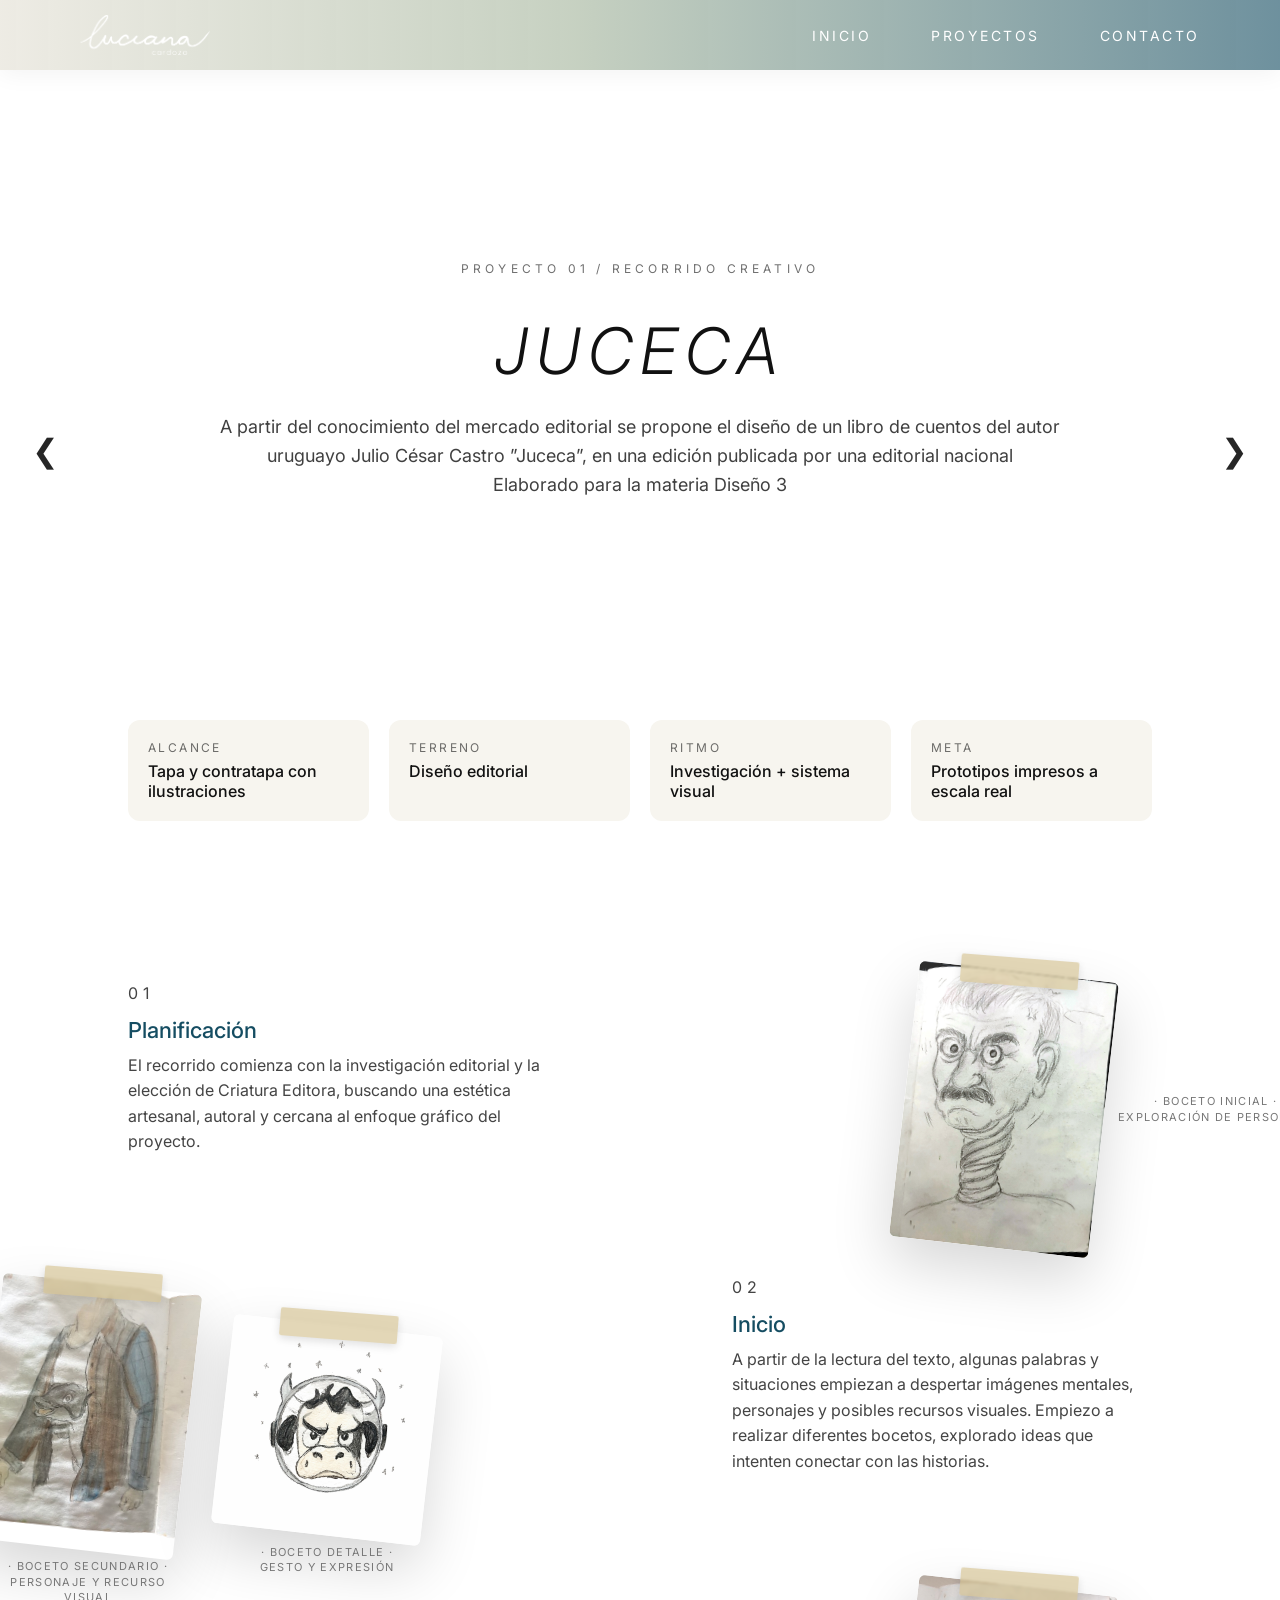
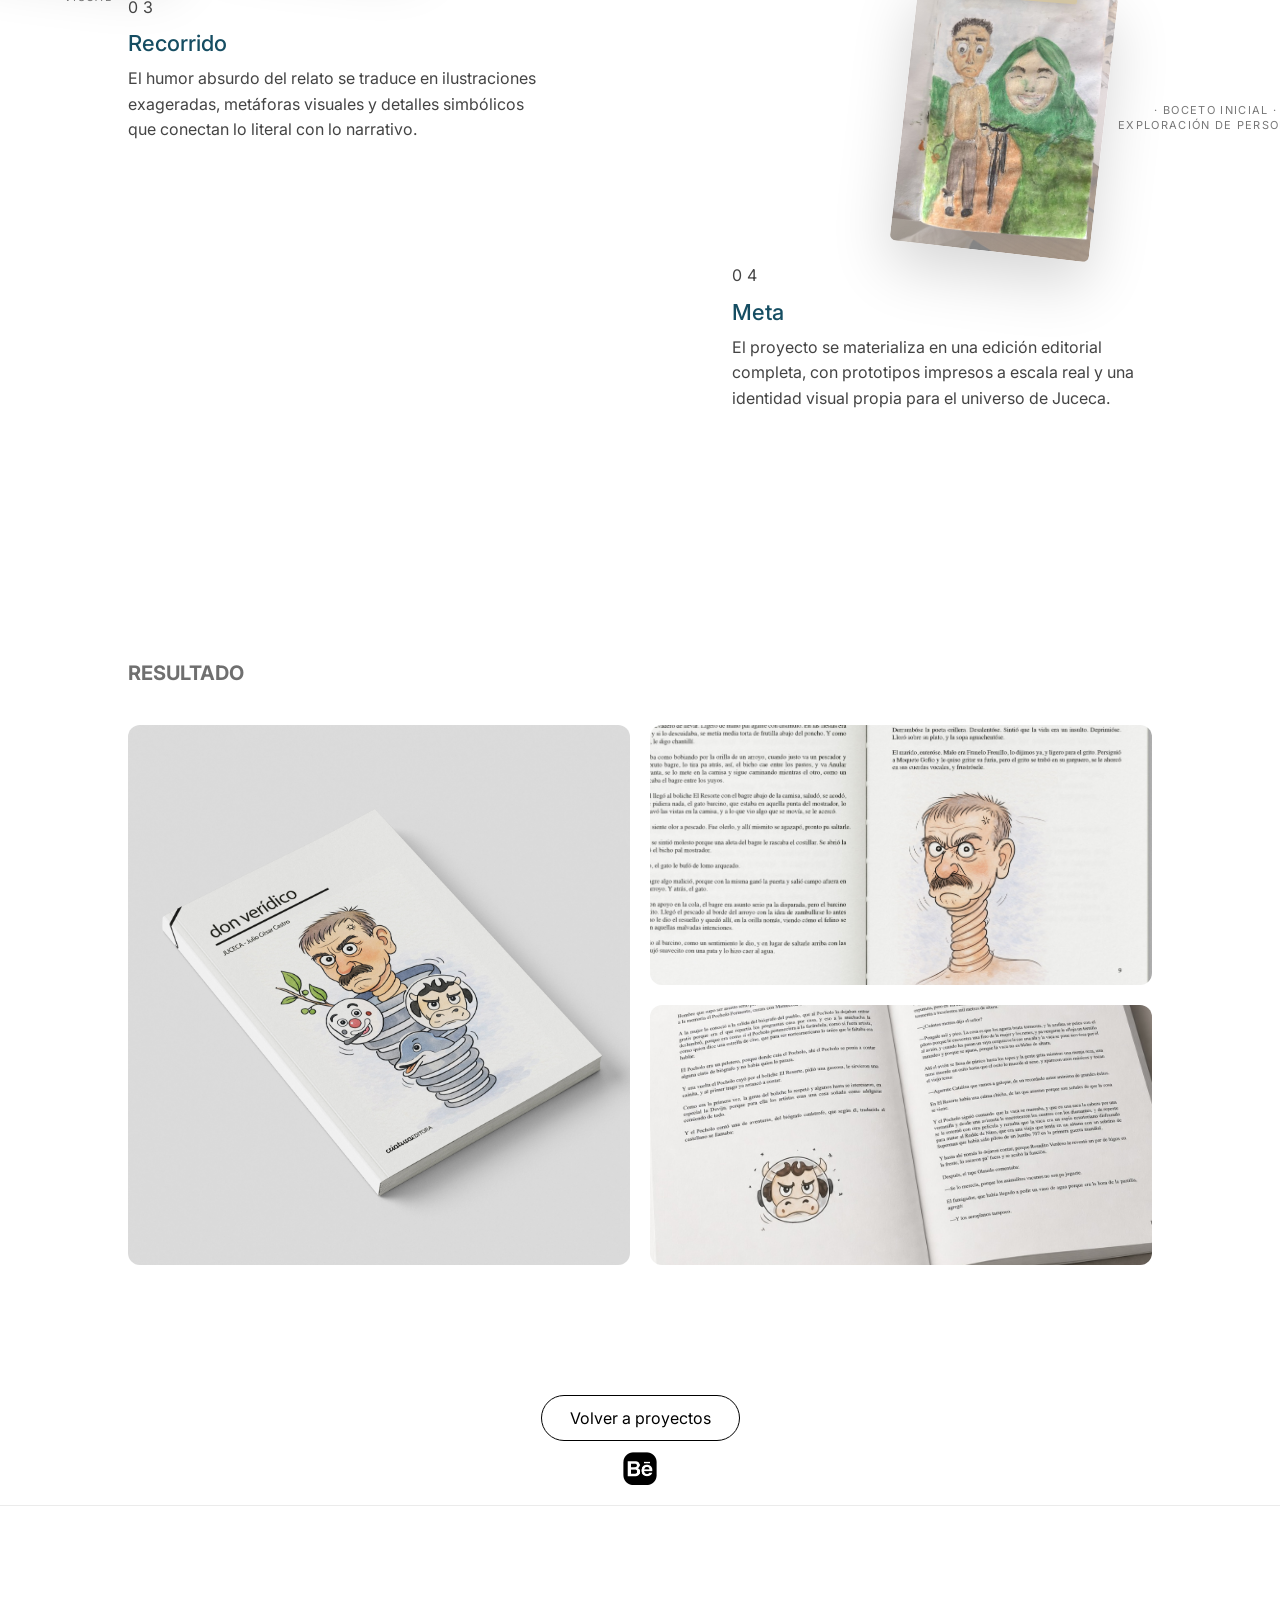
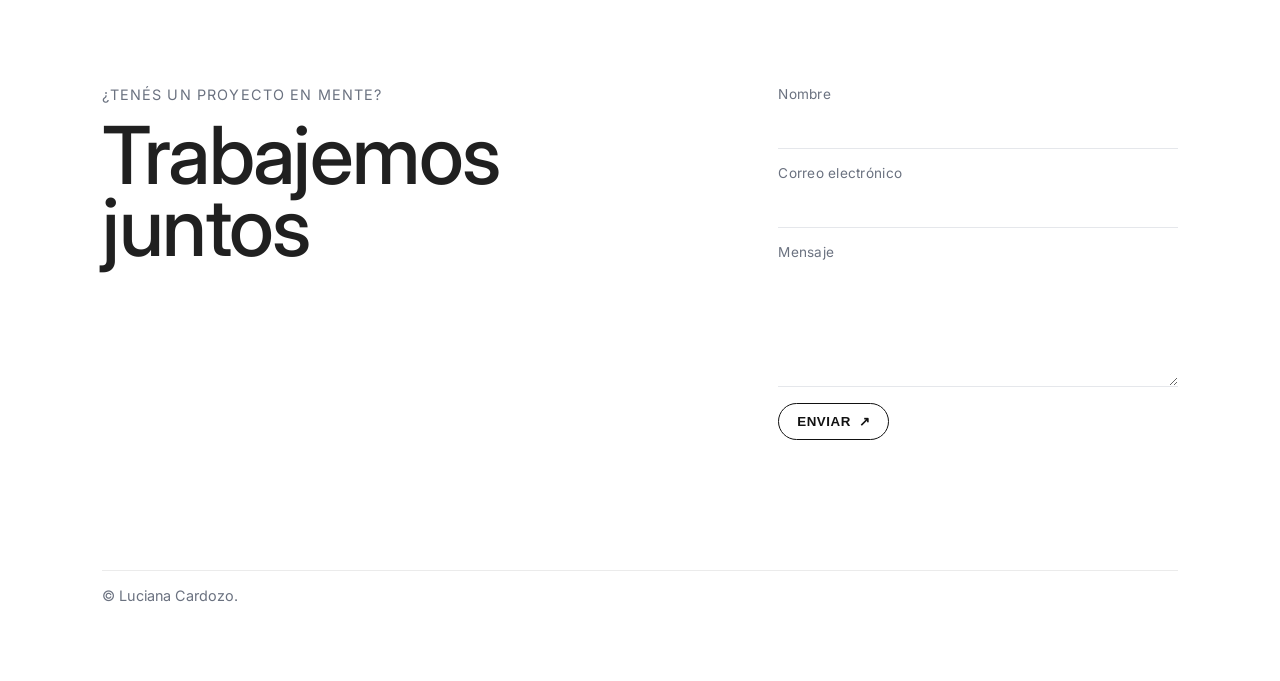
<file: HTML/juceca.html>
<!DOCTYPE html>
<html lang="es">

<head>
    <meta charset="UTF-8">
    <meta name="viewport" content="width=device-width, initial-scale=1.0">
    <title>Proyecto 01 | Luciana Cardozo</title>

    <link rel="preconnect" href="https://fonts.googleapis.com">
    <link rel="preconnect" href="https://fonts.gstatic.com" crossorigin>
    <link
        href="https://fonts.googleapis.com/css2?family=Cormorant+Garamond:wght@400;500;600&family=Inter:wght@300;400;500;600;700&family=Playwrite+DK+Loopet:wght@100..400&display=swap"
        rel="stylesheet">
    <link rel="stylesheet" href="../estilos.css">
    <link rel="stylesheet" href="../CSS/proyectos.css">
</head>

<body class="project-page proyecto-juceca">

    <header>
        <nav class="nav-bar">
            <a href="/index.html" class="nav-logo" aria-label="Inicio">


                <img src="/imgs/LOGO COMPLETO.webp" alt="Logo" class="logo-img" />
            </a>

            <button class="menu-toggle" type="button" aria-label="Abrir menú" aria-controls="site-menu"
                aria-expanded="false">
                <span></span>
                <span></span>
                <span></span>
            </button>

            <ul id="site-menu" class="nav-menu">
                <li><a href="../index.html">Inicio</a></li>
                <li><a href="proyectos.html">Proyectos</a></li>
                <li><a href="#contacto">Contacto</a></li>
            </ul>
        </nav>
    </header>

    <main>

        <!-- HERO DEL PROYECTO -->
        <section class="project-hero">
            <div class="project-hero__content">
                <p class="project-kicker">Proyecto 01 / recorrido creativo</p>

                <h1 class="serif">
                    JUCECA
                </h1>

                <p class="project-intro">
                    A partir del conocimiento del mercado editorial se propone el diseño de un libro
                    de cuentos del autor uruguayo Julio César Castro ”Juceca”, en una
                    edición publicada por una editorial nacional<br>
                    Elaborado para la materia Diseño 3
                </p>
            </div>
        </section>

        <!-- FICHA TIPO CARRERA -->
        <section class="project-race-card" aria-label="Ficha del proyecto">
            <div class="race-card__item">
                <span>Alcance</span>
                <strong>Tapa y contratapa con ilustraciones</strong>
            </div>

            <div class="race-card__item">
                <span>Terreno</span>
                <strong>Diseño editorial</strong>
            </div>

            <div class="race-card__item">
                <span>Ritmo</span>
                <strong>Investigación + sistema visual</strong>
            </div>

            <div class="race-card__item">
                <span>Meta</span>
                <strong>Prototipos impresos a escala real</strong>
            </div>
        </section>

        <!-- RECORRIDO DEL PROYECTO -->
        <section class="project-route">


            <article class="route-step route-step--start">
                <p class="step-number">01</p>
                <h2>Planificación</h2>
                <p>
                    El recorrido comienza con la investigación editorial y la elección de Criatura Editora,
                    buscando una estética artesanal, autoral y cercana al enfoque gráfico del proyecto.
                </p>

                <div class="boceto-mockup">
                    <div class="boceto-wrapper">
                        <img src="/imgs/boceto_juceca_limpio.jpg" alt="Boceto inicial de personaje">
                    </div>

                    <div class="boceto-caption boceto-caption--right">
                        · Boceto inicial · <br>exploración de personaje
                    </div>
                </div>


            </article>

            <article class="route-step route-step--up">
                <p class="step-number">02</p>
                <h2>Inicio</h2>
                <p>
                    A partir de la lectura del texto, algunas palabras y situaciones empiezan a despertar
                    imágenes mentales, personajes y posibles recursos visuales. Empiezo a realizar diferentes bocetos,
                    explorado ideas que intenten conectar con las historias.
                </p>
                <div class="bocetos-extra" aria-label="Bocetos complementarios del proceso">
                    <div class="boceto-mockup boceto-mockup--bagre boceto-mockup--stacked">
                        <div class="boceto-wrapper">
                            <img src="/imgs/bagre.png" alt="Boceto de personaje con bagre">
                        </div>

                        <div class="boceto-caption boceto-caption--bottom">
                            · Boceto secundario · <br>personaje y recurso visual
                        </div>
                    </div>

                    <div class="boceto-mockup boceto-mockup--vaca boceto-mockup--stacked">
                        <div class="boceto-wrapper">
                            <img src="/imgs/vaca.jpg" alt="Boceto de vaca">
                        </div>

                        <div class="boceto-caption boceto-caption--bottom">
                            · Boceto detalle · <br>gesto y expresión
                        </div>
                    </div>
                </div>
            </article>

            <article class="route-step route-step--start">
                <p class="step-number">03</p>
                <h2>Recorrido</h2>
                <p>
                    El humor absurdo del relato se traduce en ilustraciones exageradas, metáforas visuales
                    y detalles simbólicos que conectan lo literal con lo narrativo. </p>
                <div class="boceto-mockup">
                    <div class="boceto-wrapper">
                        <img src="/imgs/montanha.png" alt="Boceto inicial de personaje">
                    </div>

                    <div class="boceto-caption boceto-caption--right">
                        · Boceto inicial · <br>exploración de personaje
                    </div>
                </div>
            </article>


            <article class="route-step route-step--finish">
                <p class="step-number">04</p>
                <h2>Meta</h2>
                <p>
                    El proyecto se materializa en una edición editorial completa, con prototipos impresos
                    a escala real y una identidad visual propia para el universo de Juceca. </p>
            </article>
        </section>

        <!-- GALERÍA / RESULTADO -->
        <section class="project-gallery">
            <div class="project-section-title">

                <h2>RESULTADO</h2>
            </div>

            <div class="gallery-grid">
                <figure class="gallery-item gallery-item--large">
                    <div class="image-placeholder">
                        <img src="/imgs/PORTADA%20LIBRO.jpg" alt="Detalle visual del proyecto">
                    </div>

                </figure>

                <figure class="gallery-item">
                    <div class="image-placeholder">
                        <img src="/imgs/juceca_enlibro_recortado.jpg" alt="">
                    </div>

                </figure>

                <figure class="gallery-item">
                    <div class="image-placeholder">
                        <img src="/imgs/vaca_enlibro_recortado.jpg" alt="">
                    </div>

                </figure>
            </div>
        </section>

        <section class="project-closing">

            <a href="../index.html#proyectos" class="project-back-link">Volver a proyectos</a>

            <a href="https://www.behance.net/gallery/248870921/Diseno-editorial-e-ilustraciones?tracking_source=project_owner_other_projects"
                class="behance-link" target="_blank" aria-label="Ver proyecto en Behance">
                <img src="/imgs/icons/1x/Behance icon black.png" alt="Behance">
            </a>
        </section>


    </main>

    <a class="project-nav prev" href="/index.html" aria-label="Proyecto anterior">
        <span>&#10094;</span>
    </a>

    <a class="project-nav next" href="buzosPersonalizados.html" aria-label="Proyecto siguiente">
        <span>&#10095;</span>
    </a>
    <footer id="contacto" class="footer-contact">
        <div class="footer__inner">
            <!-- Columna izquierda: claim grande -->
            <div class="footer__cta">
                <p class="footer__eyebrow">¿Tenés un proyecto en mente?</p>
                <h4 class="footer__title">Trabajemos<br>juntos</h4>

                <!-- Flecha para hacer scroll al form en mobile -->

            </div>

            <!-- Columna derecha: datos + form -->
            <div class="footer__side">

                <!-- Form Netlify -->
                <form name="contacto" method="POST" data-netlify="true" netlify="true" netlify-honeypot="bot-field"
                    class="contact-form" id="contact-form">
                    <!-- importante para Netlify: -->
                    <input type="hidden" name="form-name" value="contacto">
                    <input type="hidden" name="subject" value="Nuevo mensaje desde el portfolio de Luciana Cardozo">
                    <!-- honeypot -->
                    <p class="hidden">
                        <label>Don’t fill this out if you’re human: <input name="bot-field"></label>
                    </p>

                    <div class="field">
                        <label for="nombre">Nombre</label>
                        <input id="nombre" name="name" type="text" autocomplete="name" required>
                    </div>

                    <div class="field">
                        <label for="email">Correo electrónico</label>
                        <input id="email" name="email" type="email" inputmode="email" autocomplete="email" required>
                    </div>

                    <div class="field">
                        <label for="mensaje">Mensaje</label>
                        <textarea id="mensaje" name="message" rows="5" required></textarea>
                    </div>

                    <button type="submit" class="btn-submit">
                        Enviar
                        <span class="btn-submit__icon" aria-hidden="true">↗</span>
                    </button>

                    <!-- mensaje de estado -->
                    <p id="form-status" class="form-status" role="status" aria-live="polite"></p>
                </form>
            </div>
        </div>

        <div class="footer__bottom">
            <p>© <span id="year"></span> Luciana Cardozo.</p>
        </div>
    </footer>
    <script src="../codigo.js"></script>
    <script src="../JS/proyectos.js"></script>
</body>

</html>
</file>
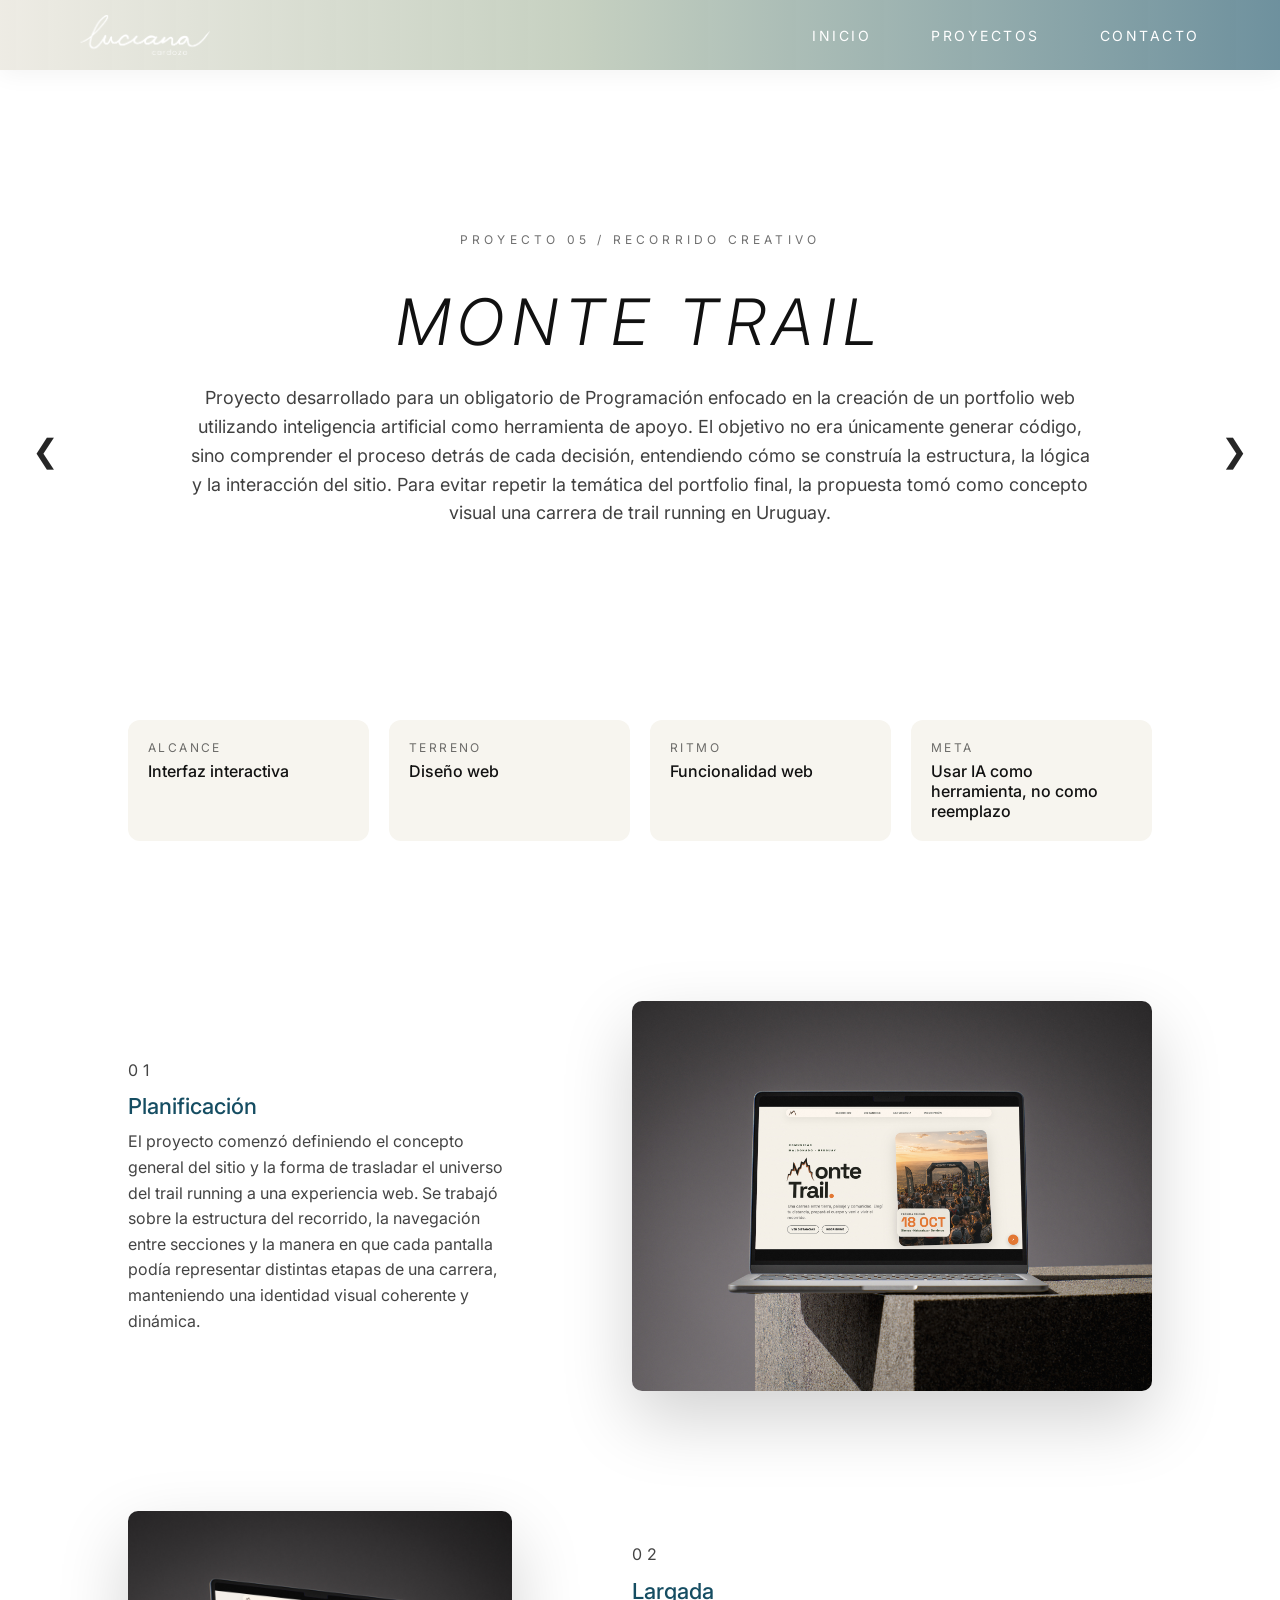
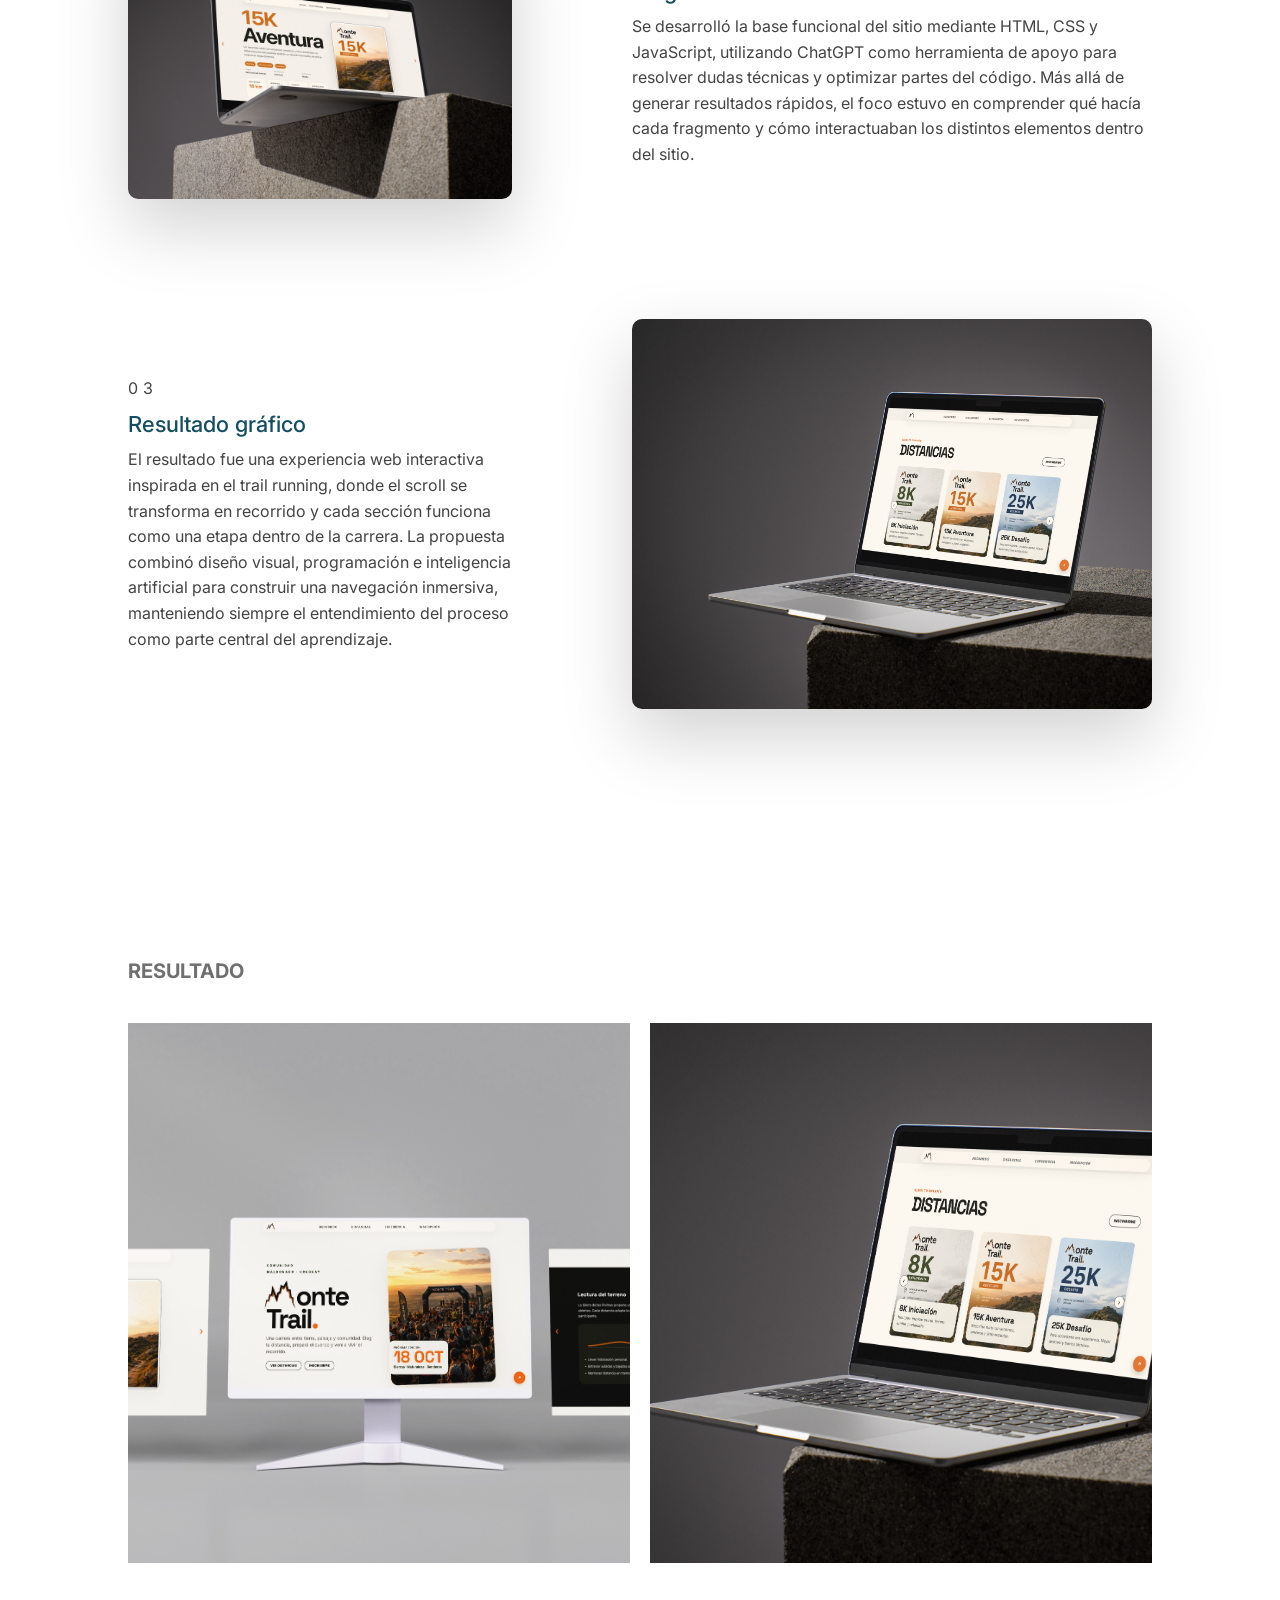
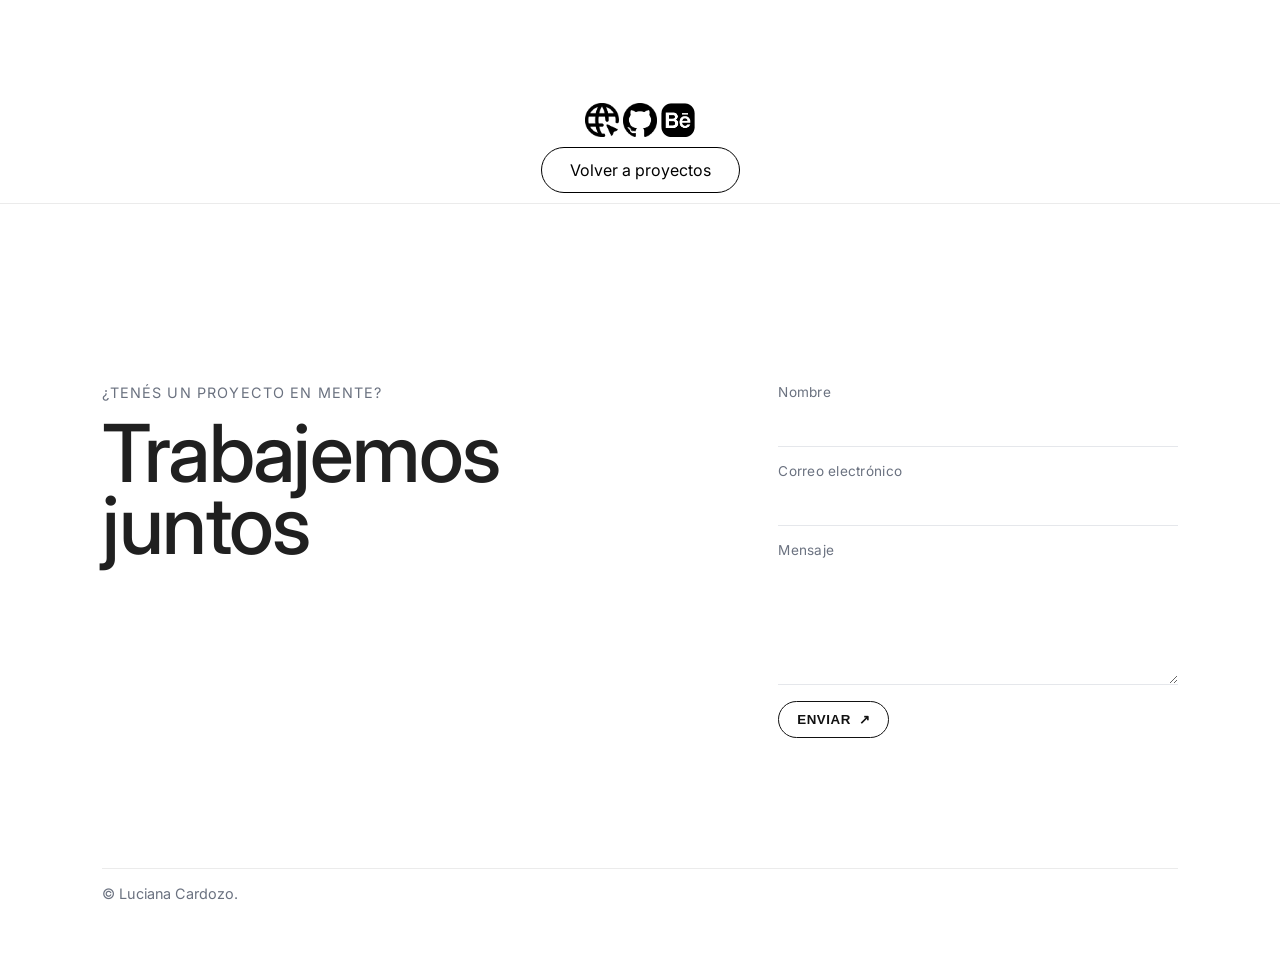
<file: HTML/monteTrail.html>
<!DOCTYPE html>
<html lang="es">

<head>
    <meta charset="UTF-8">
    <meta name="viewport" content="width=device-width, initial-scale=1.0">
    <title>Proyecto 03 | Luciana Cardozo</title>

    <link rel="preconnect" href="https://fonts.googleapis.com">
    <link rel="preconnect" href="https://fonts.gstatic.com" crossorigin>
    <link
        href="https://fonts.googleapis.com/css2?family=Cormorant+Garamond:wght@400;500;600&family=Inter:wght@300;400;500;600;700&family=Playwrite+DK+Loopet:wght@100..400&display=swap"
        rel="stylesheet">
    <link rel="stylesheet" href="../estilos.css">
    <link rel="stylesheet" href="../CSS/proyectos.css">
</head>

<body class="project-page">

    <header>
        <nav class="nav-bar">
            <a href="/index.html" class="nav-logo" aria-label="Inicio">
                <img src="/imgs/LOGO COMPLETO.webp" alt="Logo" class="logo-img" />
            </a>

            <button class="menu-toggle" type="button" aria-label="Abrir menú" aria-controls="site-menu"
                aria-expanded="false">
                <span></span>
                <span></span>
                <span></span>
            </button>

            <ul id="site-menu" class="nav-menu">
                <li><a href="../index.html">Inicio</a></li>
                <li><a href="proyectos.html">Proyectos</a></li>
                <li><a href="#contacto">Contacto</a></li>
            </ul>
        </nav>
    </header>

    <main>

        <section class="project-hero">
            <div class="project-hero__content">
                <p class="project-kicker">Proyecto 05 / recorrido creativo</p>

                <h1 class="serif">
                    Monte trail
                </h1>

                <p class="project-intro">
                    Proyecto desarrollado para un obligatorio de Programación enfocado en la creación de un portfolio
                    web utilizando
                    inteligencia artificial como herramienta de apoyo. El objetivo no era únicamente generar código,
                    sino comprender el
                    proceso detrás de cada decisión, entendiendo cómo se construía la estructura, la lógica y la
                    interacción del sitio. Para
                    evitar repetir la temática del portfolio final, la propuesta tomó como concepto visual una carrera
                    de trail running en
                    Uruguay. </p>
            </div>
        </section>

        <section class="project-race-card" aria-label="Ficha del proyecto">
            <div class="race-card__item">
                <span>Alcance</span>
                <strong>Interfaz interactiva</strong>
            </div>

            <div class="race-card__item">
                <span>Terreno</span>
                <strong>Diseño web</strong>
            </div>

            <div class="race-card__item">
                <span>Ritmo</span>
                <strong>Funcionalidad web</strong>
            </div>

            <div class="race-card__item">
                <span>Meta</span>
                <strong>Usar IA como herramienta, no como reemplazo</strong>
            </div>
        </section>

        <section class="project-route">

            <article class="route-step route-step--aligned-grid">
                <div class="route-step__text">
                    <p class="step-number">01</p>
                    <h2>Planificación</h2>
                    <p>
                        El proyecto comenzó definiendo el concepto general del sitio y la forma de trasladar el universo
                        del trail running a una
                        experiencia web. Se trabajó sobre la estructura del recorrido, la navegación entre secciones y
                        la manera en que cada
                        pantalla podía representar distintas etapas de una carrera, manteniendo una identidad visual
                        coherente y dinámica.
                    </p>
                </div>

                <div class="route-step__image">
                    <div class="boceto-mockup boceto-mockup--clean">
                        <div class="boceto-wrapper">
                            <img src="/imgs/Monte trail/Mockups/Pantalla principalMockuo anima.jpg"
                                alt="Mockup de página principal en laptop">
                        </div>

                        <div class=" boceto-caption boceto-caption--right">

                        </div>
                    </div>
                </div>
            </article>

            <article class="route-step route-step--aligned-grid">
                <div class="route-step__image">
                    <div class="boceto-mockup boceto-mockup--clean">
                        <div class="boceto-wrapper">
                            <img src="/imgs/Monte trail/Mockups/Pantalla 15km.jpg"
                                alt="Mockup de página principal en laptop">
                        </div>

                        <div class="boceto-caption boceto-caption--right">

                        </div>
                    </div>
                </div>

                <div class="route-step__text">
                    <p class="step-number">02</p>
                    <h2>Largada</h2>
                    <p>
                        Se desarrolló la base funcional del sitio mediante HTML, CSS y JavaScript, utilizando ChatGPT
                        como
                        herramienta de apoyo para resolver dudas técnicas y optimizar partes del código. Más allá de
                        generar resultados rápidos, el foco estuvo en comprender qué hacía cada fragmento y cómo
                        interactuaban los distintos
                        elementos dentro del sitio.
                    </p>
                </div>
            </article>

            <article class="route-step route-step--aligned-grid">
                <div class="route-step__text">
                    <p class="step-number">03</p>
                    <h2>Resultado gráfico</h2>
                    <p>
                        El resultado fue una experiencia web interactiva inspirada en el trail running, donde el scroll
                        se transforma en recorrido y cada sección funciona como una etapa dentro de la carrera. La
                        propuesta combinó
                        diseño visual, programación e inteligencia artificial para construir una navegación inmersiva,
                        manteniendo siempre el
                        entendimiento del proceso como
                        parte central del aprendizaje.</p>
                </div>

                <div class="route-step__image">
                    <div class="boceto-mockup boceto-mockup--clean">
                        <div class="boceto-wrapper">
                            <img src="/imgs/Monte trail/Mockups/Pantalla distancias.jpg"
                                alt="Catálogo de productos del ecommerce con filtros aplicados">
                        </div>

                        <div class="boceto-caption boceto-caption--right">

                        </div>
                    </div>
                </div>
            </article>

        </section>

        <section class="project-gallery">
            <div class="project-section-title">
                <h2>RESULTADO</h2>
            </div>

            <div class="gallery-grid">
                <figure class="gallery-item--large">
                    <div class="image-placeholder">
                        <img src="/imgs/Monte trail/Mockups/tres pantallas.jpg" alt="Bolsas con temática navideña">
                    </div>
                </figure>

                <figure class="gallery-item--large">
                    <div class="image-placeholder">
                        <img src="/imgs/Monte trail/Mockups/Pantalla distancias.jpg"
                            alt="Tarjeta navideña con postres de fondo">
                    </div>
                </figure>
            </div>
        </section>

        <section class="project-closing">

            <div class="behance-link-wrapper">
                <a href="https://monte-trail.netlify.app/" class="behance-link" target="_blank"
                    aria-label="Ver Web del proyecto">
                    <img src="/imgs/icons/1x/Web.png" alt="Ver">
                </a>

                <a href="https://github.com/LutyCardozo/Monte-trail" class="behance-link" target="_blank"
                    aria-label="Ver código del proyecto">
                    <img src="/imgs/icons/1x/1x/GitHub.png" alt="GitHub">
                </a>
                <a href="https://www.behance.net/gallery/249119161/Monte-trail" class="behance-link" target="_blank"
                    aria-label="Ver proyecto en Behance">
                    <img src="/imgs/icons/1x/Behance icon black.png" alt="Behance">
                </a>
            </div>
            <a href="proyectos.html" class="project-back-link">Volver a proyectos</a>

        </section>

    </main>

    <a class="project-nav prev" href="poppi.html" aria-label="Proyecto anterior">
        <span>&#10094;</span>
    </a>

    <a class="project-nav next" href="/index.html" aria-label="Inicio">
        <span>&#10095;</span>
    </a>

    <footer id="contacto" class="footer-contact">
        <div class="footer__inner">
            <!-- Columna izquierda: claim grande -->
            <div class="footer__cta">
                <p class="footer__eyebrow">¿Tenés un proyecto en mente?</p>
                <h4 class="footer__title">Trabajemos<br>juntos</h4>

                <!-- Flecha para hacer scroll al form en mobile -->

            </div>

            <!-- Columna derecha: datos + form -->
            <div class="footer__side">

                <!-- Form Netlify -->
                <form name="contacto" method="POST" data-netlify="true" netlify-honeypot="bot-field"
                    class="contact-form" id="contact-form">
                    <!-- importante para Netlify: -->
                    <input type="hidden" name="form-name" value="contacto">
                    <!-- honeypot -->
                    <p class="hidden">
                        <label>Don’t fill this out if you’re human: <input name="bot-field"></label>
                    </p>

                    <div class="field">
                        <label for="nombre">Nombre</label>
                        <input id="nombre" name="name" type="text" autocomplete="name" required>
                    </div>

                    <div class="field">
                        <label for="email">Correo electrónico</label>
                        <input id="email" name="email" type="email" inputmode="email" autocomplete="email" required>
                    </div>

                    <div class="field">
                        <label for="mensaje">Mensaje</label>
                        <textarea id="mensaje" name="message" rows="5" required></textarea>
                    </div>

                    <button type="submit" class="btn-submit">
                        Enviar
                        <span class="btn-submit__icon" aria-hidden="true">↗</span>
                    </button>

                    <!-- mensaje de estado -->
                    <p id="form-status" class="form-status" role="status" aria-live="polite"></p>
                </form>
            </div>
        </div>

        <div class="footer__bottom">
            <p>© <span id="year"></span> Luciana Cardozo.</p>
        </div>
    </footer>
    <script src="../codigo.js"></script>
    <script src="../JS/proyectos.js"></script>
</body>

</html>
</file>
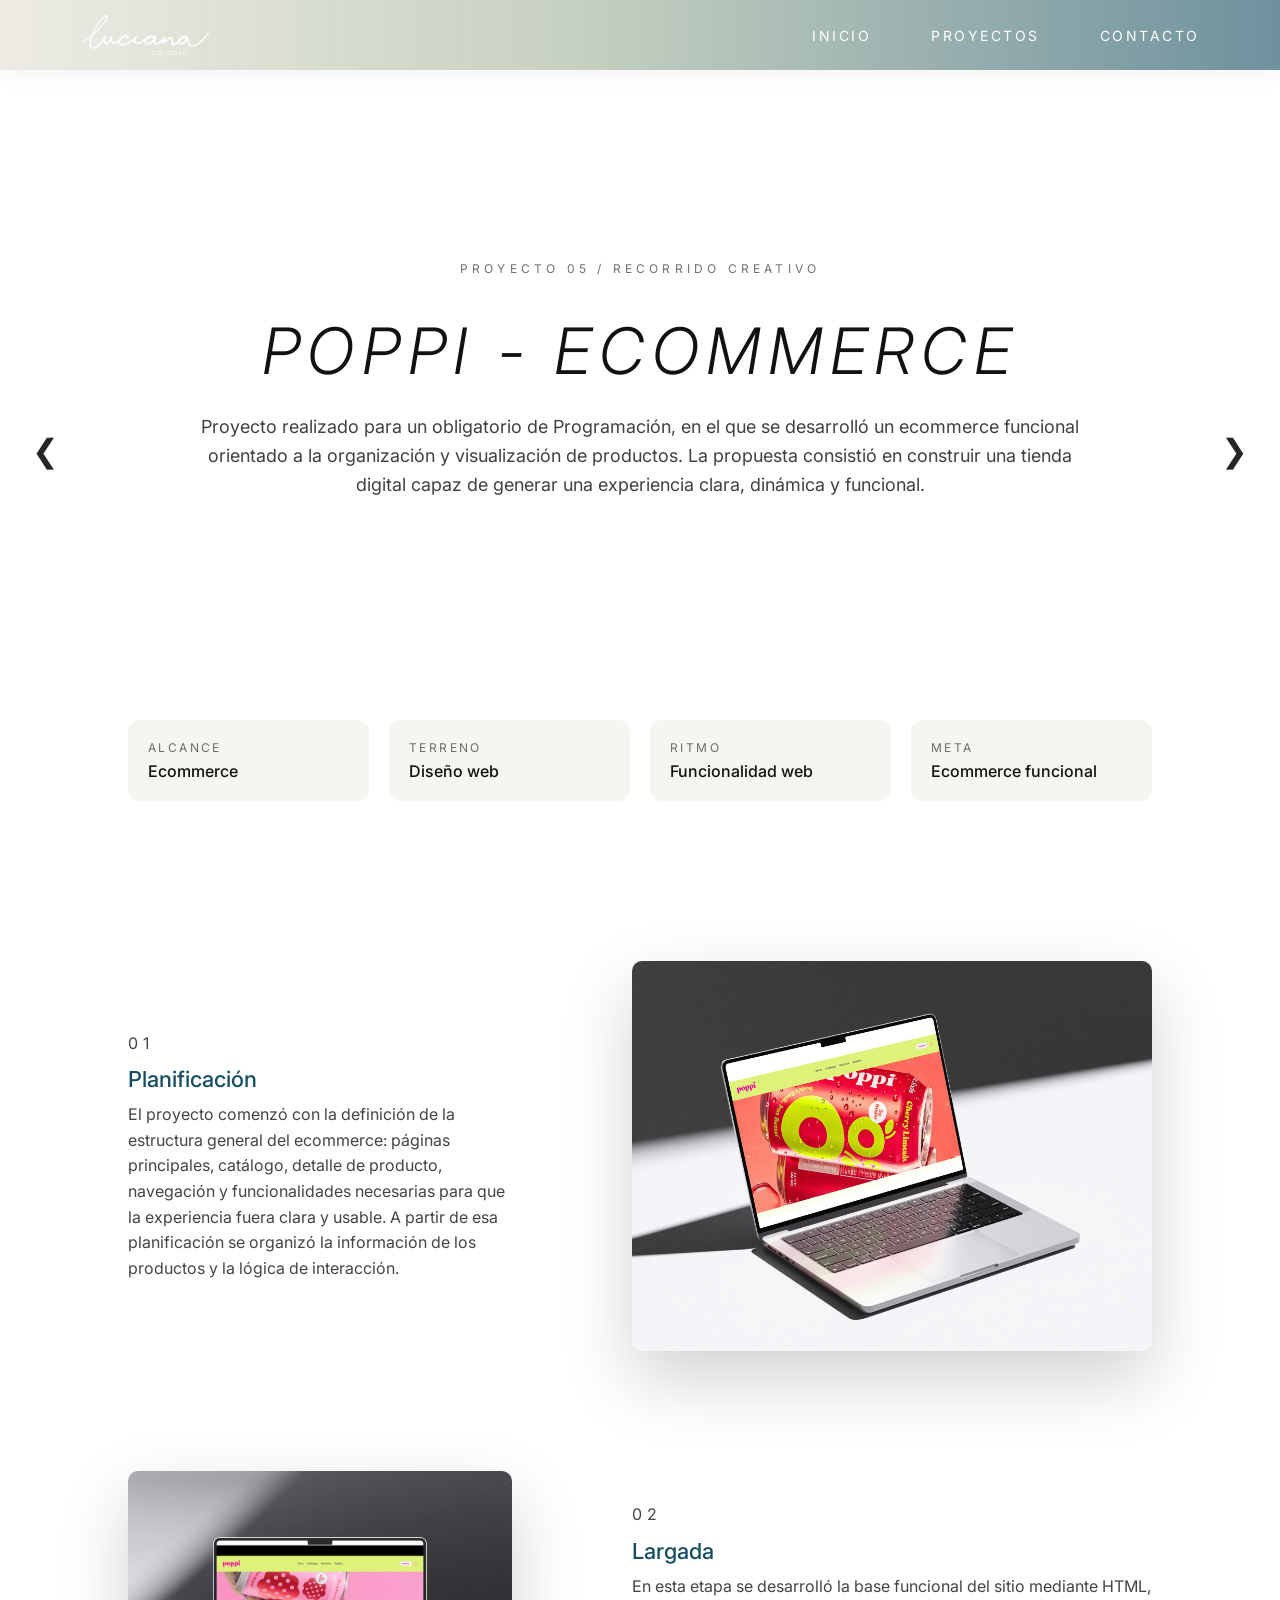
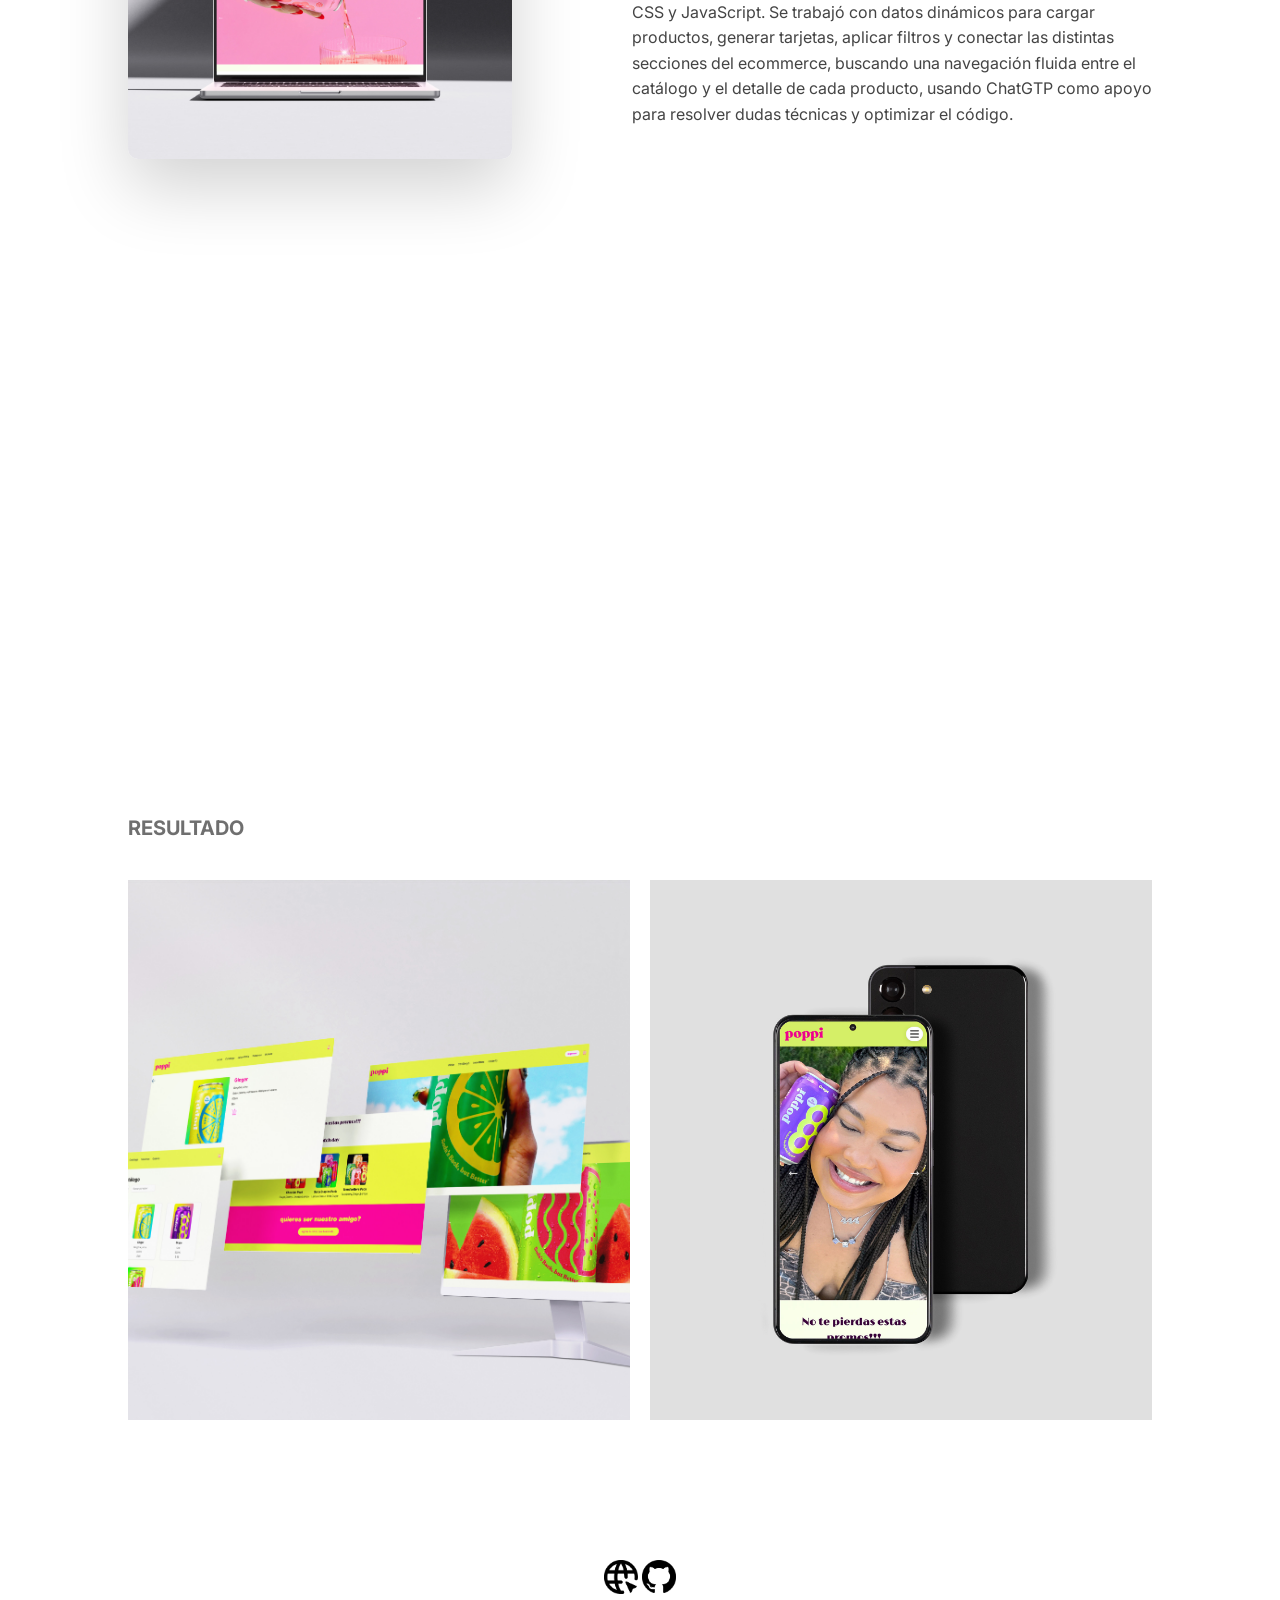
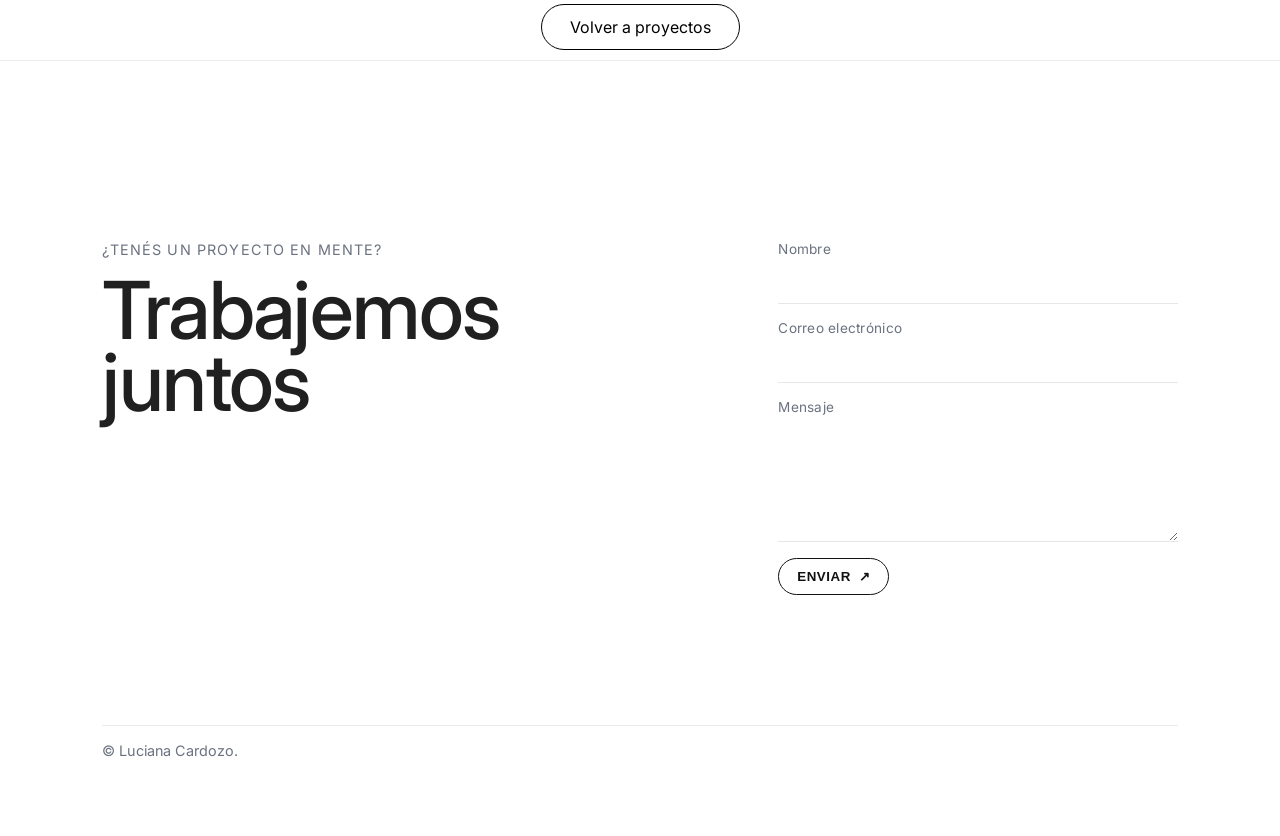
<file: HTML/poppi.html>
<!DOCTYPE html>
<html lang="es">

<head>
    <meta charset="UTF-8">
    <meta name="viewport" content="width=device-width, initial-scale=1.0">
    <title>Proyecto 03 | Luciana Cardozo</title>

    <link rel="preconnect" href="https://fonts.googleapis.com">
    <link rel="preconnect" href="https://fonts.gstatic.com" crossorigin>
    <link
        href="https://fonts.googleapis.com/css2?family=Cormorant+Garamond:wght@400;500;600&family=Inter:wght@300;400;500;600;700&family=Playwrite+DK+Loopet:wght@100..400&display=swap"
        rel="stylesheet">
    <link rel="stylesheet" href="../estilos.css">
    <link rel="stylesheet" href="../CSS/proyectos.css">
</head>

<body class="project-page">

    <header>
        <nav class="nav-bar">
            <a href="/index.html" class="nav-logo" aria-label="Inicio">
                <img src="/imgs/LOGO COMPLETO.webp" alt="Logo" class="logo-img" />
            </a>

            <button class="menu-toggle" type="button" aria-label="Abrir menú" aria-controls="site-menu"
                aria-expanded="false">
                <span></span>
                <span></span>
                <span></span>
            </button>

            <ul id="site-menu" class="nav-menu">
                <li><a href="../index.html">Inicio</a></li>
                <li><a href="proyectos.html">Proyectos</a></li>
                <li><a href="#contacto">Contacto</a></li>
            </ul>
        </nav>
    </header>

    <main>

        <section class="project-hero">
            <div class="project-hero__content">
                <p class="project-kicker">Proyecto 05 / recorrido creativo</p>

                <h1 class="serif">
                    Poppi - Ecommerce
                </h1>

                <p class="project-intro">
                    Proyecto realizado para un obligatorio de Programación, en el que se desarrolló un ecommerce
                    funcional orientado a la
                    organización y visualización de productos. La propuesta consistió en construir una tienda digital
                    capaz de generar una
                    experiencia clara, dinámica y funcional.
                </p>
            </div>
        </section>

        <section class="project-race-card" aria-label="Ficha del proyecto">
            <div class="race-card__item">
                <span>Alcance</span>
                <strong>Ecommerce</strong>
            </div>

            <div class="race-card__item">
                <span>Terreno</span>
                <strong>Diseño web</strong>
            </div>

            <div class="race-card__item">
                <span>Ritmo</span>
                <strong>Funcionalidad web</strong>
            </div>

            <div class="race-card__item">
                <span>Meta</span>
                <strong>Ecommerce funcional</strong>
            </div>
        </section>

        <section class="project-route">

            <article class="route-step route-step--aligned-grid">
                <div class="route-step__text">
                    <p class="step-number">01</p>
                    <h2>Planificación</h2>
                    <p>
                        El proyecto comenzó con la definición de la estructura general del ecommerce: páginas
                        principales, catálogo, detalle de
                        producto, navegación y funcionalidades necesarias para que la experiencia fuera clara y usable.
                        A partir de esa
                        planificación se organizó la información de los productos y la lógica de interacción.
                    </p>
                </div>

                <div class="route-step__image">
                    <div class="boceto-mockup boceto-mockup--clean">
                        <div class="boceto-wrapper">
                            <img src="/imgs/Poppi/Mockup_1.jpg" alt="Mockup de página principal en laptop"">
                        </div>

                        <div class=" boceto-caption boceto-caption--right">

                        </div>
                    </div>
                </div>
            </article>

            <article class="route-step route-step--aligned-grid">
                <div class="route-step__image">
                    <div class="boceto-mockup boceto-mockup--clean">
                        <div class="boceto-wrapper">
                            <img src="/imgs/Poppi/Mockup_4.jpg" alt="Mockup de página principal en laptop">
                        </div>

                        <div class="boceto-caption boceto-caption--right">

                        </div>
                    </div>
                </div>

                <div class="route-step__text">
                    <p class="step-number">02</p>
                    <h2>Largada</h2>
                    <p>
                        En esta etapa se desarrolló la base funcional del sitio mediante HTML, CSS y JavaScript. Se
                        trabajó con datos dinámicos
                        para cargar productos, generar tarjetas, aplicar filtros y conectar las distintas secciones del
                        ecommerce, buscando una
                        navegación fluida entre el catálogo y el detalle de cada producto, usando ChatGTP como apoyo
                        para resolver dudas técnicas y optimizar el código.
                    </p>
                </div>
            </article>

            <article class="route-step route-step--aligned-grid">
                <div class="route-step__text">
                    <p class="step-number">03</p>
                    <h2>Resultado gráfico</h2>
                    <p>
                        El resultado fue una tienda online interactiva, con una estética visual definida y
                        funcionalidades propias de un
                        ecommerce. La incorporación de inteligencia artificial permitió sumar una capa adicional de
                        interacción, integrando
                        tecnología y experiencia de usuario dentro de una propuesta digital funcional.
                </div>

                <div class="route-step__image">
                    <div class="boceto-mockup boceto-mockup--clean">
                        <div class="boceto-wrapper">
                            <img src="/imgs/Poppi/Catalogo1.png"
                                alt="Catálogo de productos del ecommerce con filtros aplicados">
                        </div>

                        <div class="boceto-caption boceto-caption--right">

                        </div>
                    </div>
                </div>
            </article>

        </section>

        <section class="project-gallery">
            <div class="project-section-title">
                <h2>RESULTADO</h2>
            </div>

            <div class="gallery-grid">
                <figure class="gallery-item--large">
                    <div class="image-placeholder">
                        <img src="/imgs/Poppi/Pantallas.jpg" alt="Bolsas con temática navideña">
                    </div>
                </figure>

                <figure class="gallery-item--large">
                    <div class="image-placeholder">
                        <img src="/imgs/Poppi/celu.png.jpg" alt="Tarjeta navideña con postres de fondo">
                    </div>
                </figure>
            </div>
        </section>




        <section class="project-closing">

            <div class="behance-link-wrapper">
                <a href="https://poppisodas.netlify.app/" class="behance-link" target="_blank"
                    aria-label="Ver Web del proyecto">
                    <img src="/imgs/icons/1x/Web.png" alt="Ver Web">
                </a>

                <a href="https://github.com/LutyCardozo/Poppis" class="behance-link" target="_blank"
                    aria-label="Ver código del proyecto">
                    <img src="/imgs/icons/1x/1x/GitHub.png" alt="GitHub">
                </a>
            </div>
            <a href="proyectos.html" class="project-back-link">Volver a proyectos</a>

        </section>


    </main>

    <a class="project-nav prev" href="DolceByVale.html" aria-label="Proyecto anterior">
        <span>&#10094;</span>
    </a>

    <a class="project-nav next" href="monteTrail.html" aria-label="Proyecto siguiente">
        <span>&#10095;</span>
    </a>


    <footer id="contacto" class="footer-contact">
        <div class="footer__inner">
            <!-- Columna izquierda: claim grande -->
            <div class="footer__cta">
                <p class="footer__eyebrow">¿Tenés un proyecto en mente?</p>
                <h4 class="footer__title">Trabajemos<br>juntos</h4>

                <!-- Flecha para hacer scroll al form en mobile -->

            </div>

            <!-- Columna derecha: datos + form -->
            <div class="footer__side">

                <!-- Form Netlify -->
                <form name="contacto" method="POST" data-netlify="true" netlify-honeypot="bot-field"
                    class="contact-form" id="contact-form">
                    <!-- importante para Netlify: -->
                    <input type="hidden" name="form-name" value="contacto">
                    <!-- honeypot -->
                    <p class="hidden">
                        <label>Don’t fill this out if you’re human: <input name="bot-field"></label>
                    </p>

                    <div class="field">
                        <label for="nombre">Nombre</label>
                        <input id="nombre" name="name" type="text" autocomplete="name" required>
                    </div>

                    <div class="field">
                        <label for="email">Correo electrónico</label>
                        <input id="email" name="email" type="email" inputmode="email" autocomplete="email" required>
                    </div>

                    <div class="field">
                        <label for="mensaje">Mensaje</label>
                        <textarea id="mensaje" name="message" rows="5" required></textarea>
                    </div>

                    <button type="submit" class="btn-submit">
                        Enviar
                        <span class="btn-submit__icon" aria-hidden="true">↗</span>
                    </button>

                    <!-- mensaje de estado -->
                    <p id="form-status" class="form-status" role="status" aria-live="polite"></p>
                </form>
            </div>
        </div>

        <div class="footer__bottom">
            <p>© <span id="year"></span> Luciana Cardozo.</p>
        </div>
    </footer>

    <script src="../codigo.js"></script>
    <script src="../JS/proyectos.js"></script>
</body>

</html>
</file>
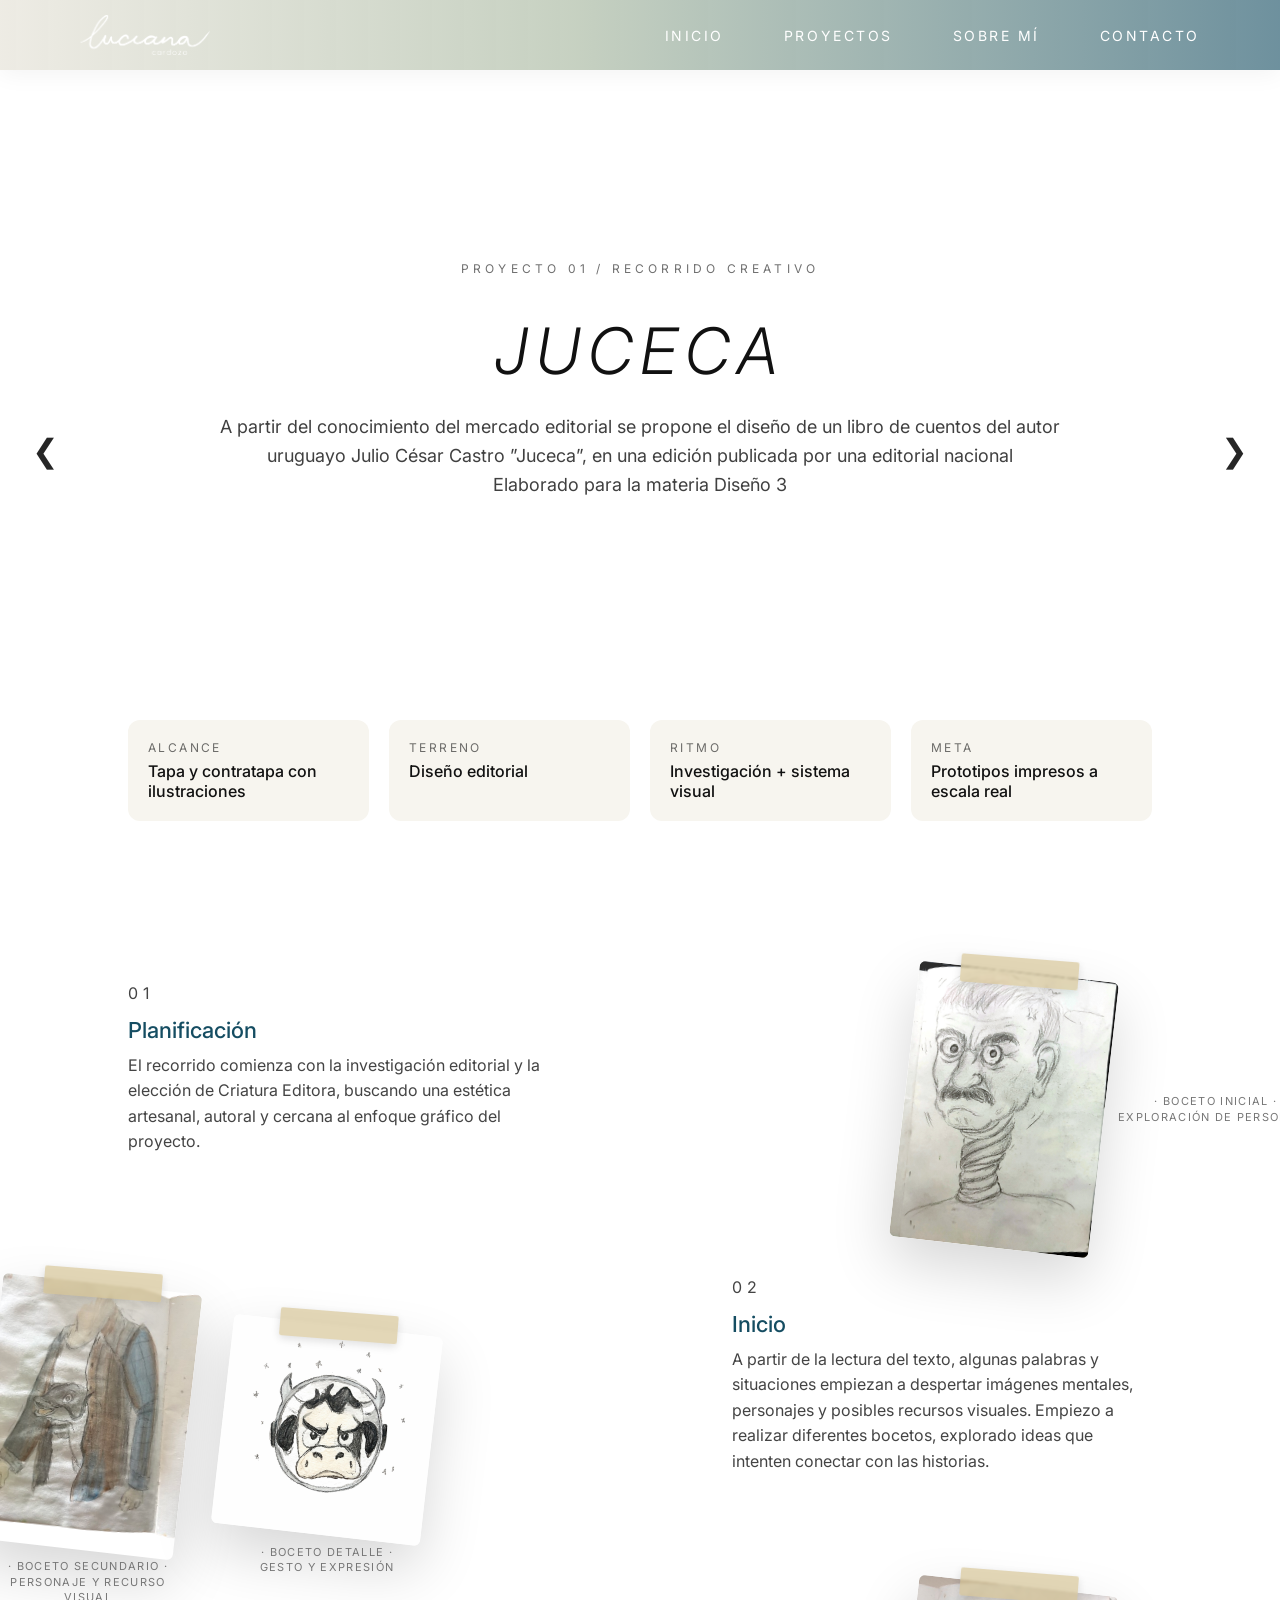
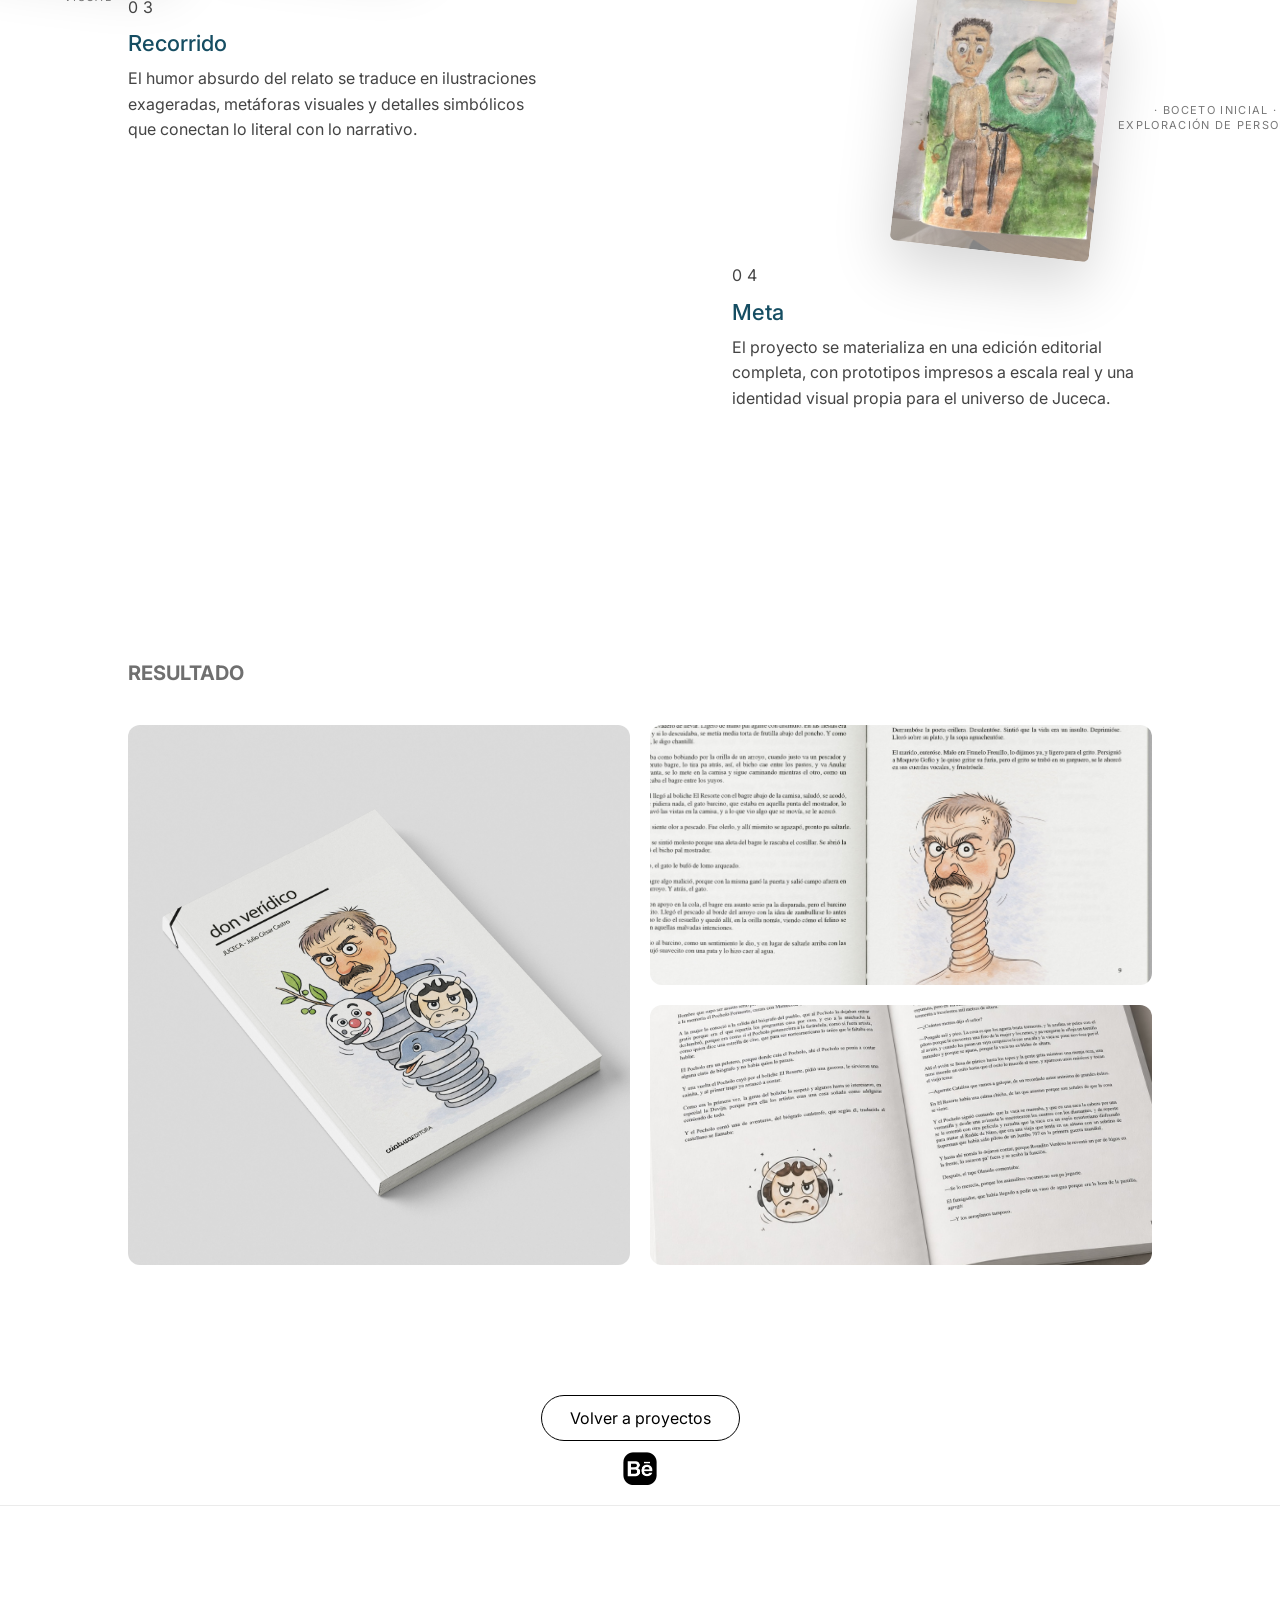
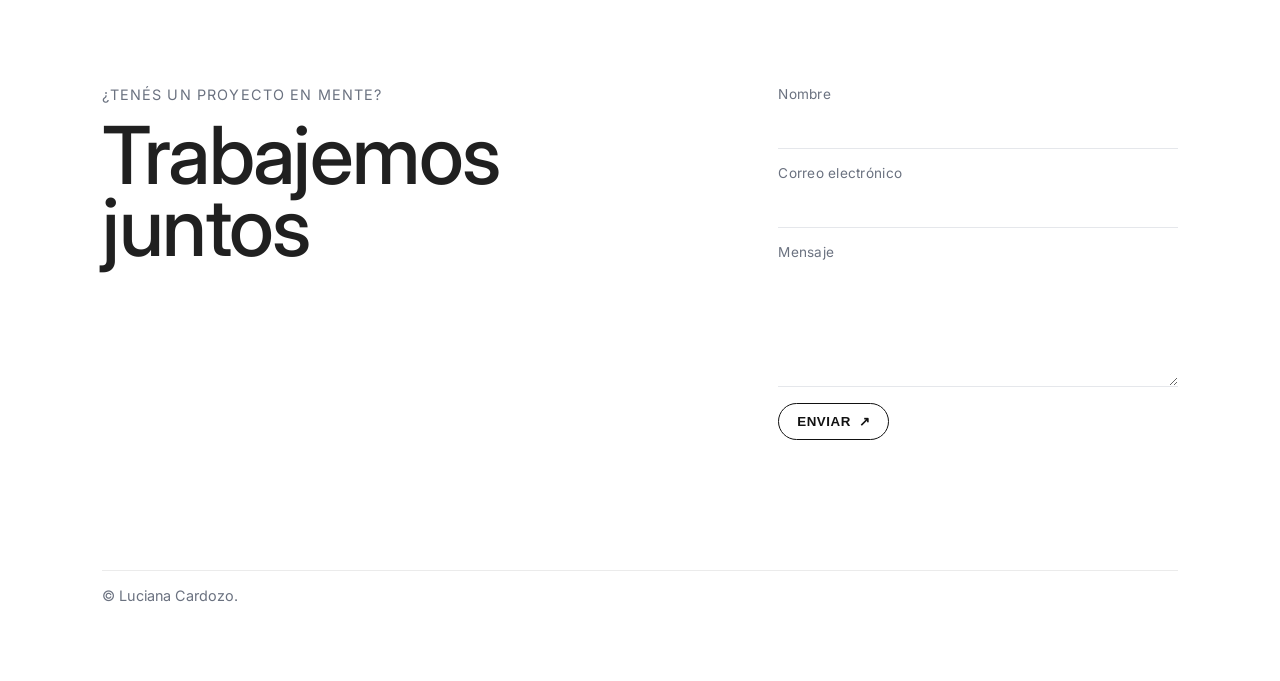
<file: HTML/proyecto1.html>
<!DOCTYPE html>
<html lang="es">

<head>
    <meta charset="UTF-8">
    <meta name="viewport" content="width=device-width, initial-scale=1.0">
    <title>Proyecto 01 | Luciana Cardozo</title>

    <link rel="stylesheet" href="../estilos.css">
    <link rel="stylesheet" href="../CSS/proyectos.css">

    <link
        href="https://fonts.googleapis.com/css2?family=Inter:wght@300;400;500;600&family=Cormorant+Garamond:ital,wght@0,400;0,500;1,400;1,500&display=swap"
        rel="stylesheet">
</head>

<body class="project-page proyecto-juceca">

    <header>
        <nav class="nav-bar">
            <a href="/index.html" class="nav-logo" aria-label="Inicio">


                <img src="/imgs/LOGO COMPLETO.webp" alt="Logo" class="logo-img" />
            </a>

            <button class="menu-toggle" type="button" aria-label="Abrir menú" aria-controls="site-menu"
                aria-expanded="false">
                <span></span>
                <span></span>
                <span></span>
            </button>

            <ul id="site-menu" class="nav-menu">
                <li><a href="../index.html">Inicio</a></li>
                <li><a href="proyectos.html">Proyectos</a></li>
                <li><a href="../index.html#sobre-mi">Sobre mí</a></li>
                <li><a href="#contacto">Contacto</a></li>
            </ul>
        </nav>
    </header>

    <main>

        <!-- HERO DEL PROYECTO -->
        <section class="project-hero">
            <div class="project-hero__content">
                <p class="project-kicker">Proyecto 01 / recorrido creativo</p>

                <h1 class="serif">
                    JUCECA
                </h1>

                <p class="project-intro">
                    A partir del conocimiento del mercado editorial se propone el diseño de un libro
                    de cuentos del autor uruguayo Julio César Castro ”Juceca”, en una
                    edición publicada por una editorial nacional<br>
                    Elaborado para la materia Diseño 3
                </p>
            </div>
        </section>

        <!-- FICHA TIPO CARRERA -->
        <section class="project-race-card" aria-label="Ficha del proyecto">
            <div class="race-card__item">
                <span>Alcance</span>
                <strong>Tapa y contratapa con ilustraciones</strong>
            </div>

            <div class="race-card__item">
                <span>Terreno</span>
                <strong>Diseño editorial</strong>
            </div>

            <div class="race-card__item">
                <span>Ritmo</span>
                <strong>Investigación + sistema visual</strong>
            </div>

            <div class="race-card__item">
                <span>Meta</span>
                <strong>Prototipos impresos a escala real</strong>
            </div>
        </section>

        <!-- RECORRIDO DEL PROYECTO -->
        <section class="project-route">


            <article class="route-step route-step--start">
                <p class="step-number">01</p>
                <h2>Planificación</h2>
                <p>
                    El recorrido comienza con la investigación editorial y la elección de Criatura Editora,
                    buscando una estética artesanal, autoral y cercana al enfoque gráfico del proyecto.
                </p>

                <div class="boceto-mockup">
                    <div class="boceto-wrapper">
                        <img src="/imgs/boceto_juceca_limpio.jpg" alt="Boceto inicial de personaje">
                    </div>

                    <div class="boceto-caption boceto-caption--right">
                        · Boceto inicial · <br>exploración de personaje
                    </div>
                </div>


            </article>

            <article class="route-step route-step--up">
                <p class="step-number">02</p>
                <h2>Inicio</h2>
                <p>
                    A partir de la lectura del texto, algunas palabras y situaciones empiezan a despertar
                    imágenes mentales, personajes y posibles recursos visuales. Empiezo a realizar diferentes bocetos,
                    explorado ideas que intenten conectar con las historias.
                </p>
                <div class="bocetos-extra" aria-label="Bocetos complementarios del proceso">
                    <div class="boceto-mockup boceto-mockup--bagre boceto-mockup--stacked">
                        <div class="boceto-wrapper">
                            <img src="/imgs/bagre.png" alt="Boceto de personaje con bagre">
                        </div>

                        <div class="boceto-caption boceto-caption--bottom">
                            · Boceto secundario · <br>personaje y recurso visual
                        </div>
                    </div>

                    <div class="boceto-mockup boceto-mockup--vaca boceto-mockup--stacked">
                        <div class="boceto-wrapper">
                            <img src="/imgs/vaca.jpg" alt="Boceto de vaca">
                        </div>

                        <div class="boceto-caption boceto-caption--bottom">
                            · Boceto detalle · <br>gesto y expresión
                        </div>
                    </div>
                </div>
            </article>

            <article class="route-step route-step--start">
                <p class="step-number">03</p>
                <h2>Recorrido</h2>
                <p>
                    El humor absurdo del relato se traduce en ilustraciones exageradas, metáforas visuales
                    y detalles simbólicos que conectan lo literal con lo narrativo. </p>
                <div class="boceto-mockup">
                    <div class="boceto-wrapper">
                        <img src="/imgs/montanha.png" alt="Boceto inicial de personaje">
                    </div>

                    <div class="boceto-caption boceto-caption--right">
                        · Boceto inicial · <br>exploración de personaje
                    </div>
                </div>
            </article>


            <article class="route-step route-step--finish">
                <p class="step-number">04</p>
                <h2>Meta</h2>
                <p>
                    El proyecto se materializa en una edición editorial completa, con prototipos impresos
                    a escala real y una identidad visual propia para el universo de Juceca. </p>
            </article>
        </section>

        <!-- GALERÍA / RESULTADO -->
        <section class="project-gallery">
            <div class="project-section-title">

                <h2>RESULTADO</h2>
            </div>

            <div class="gallery-grid">
                <figure class="gallery-item gallery-item--large">
                    <div class="image-placeholder">
                        <img src="/imgs/PORTADA%20LIBRO.jpg" alt="Detalle visual del proyecto">
                    </div>

                </figure>

                <figure class="gallery-item">
                    <div class="image-placeholder">
                        <img src="/imgs/juceca_enlibro_recortado.jpg" alt="">
                    </div>

                </figure>

                <figure class="gallery-item">
                    <div class="image-placeholder">
                        <img src="/imgs/vaca_enlibro_recortado.jpg" alt="">
                    </div>

                </figure>
            </div>
        </section>

        <section class="project-closing">

            <a href="../index.html#proyectos" class="project-back-link">Volver a proyectos</a>

            <a href="https://www.behance.net/gallery/248870921/Diseno-editorial-e-ilustraciones?tracking_source=project_owner_other_projects"
                class="behance-link" target="_blank" aria-label="Ver proyecto en Behance">
                <img src="/imgs/icons/1x/Behance icon black.png" alt="Behance">
            </a>
        </section>


    </main>

    <a class="project-nav prev" href="/index.html" aria-label="Proyecto anterior">
        <span>&#10094;</span>
    </a>

    <a class="project-nav next" href="proyecto2.html" aria-label="Proyecto siguiente">
        <span>&#10095;</span>
    </a>
    <footer id="contacto" class="footer-contact">
        <div class="footer__inner">
            <!-- Columna izquierda: claim grande -->
            <div class="footer__cta">
                <p class="footer__eyebrow">¿Tenés un proyecto en mente?</p>
                <h4 class="footer__title">Trabajemos<br>juntos</h4>

                <!-- Flecha para hacer scroll al form en mobile -->

            </div>

            <!-- Columna derecha: datos + form -->
            <div class="footer__side">

                <!-- Form Netlify -->
                <form name="contacto" method="POST" data-netlify="true" netlify="true" netlify-honeypot="bot-field"
                    class="contact-form" id="contact-form">
                    <!-- importante para Netlify: -->
                    <input type="hidden" name="form-name" value="contacto">
                    <input type="hidden" name="subject" value="Nuevo mensaje desde el portfolio de Luciana Cardozo">
                    <!-- honeypot -->
                    <p class="hidden">
                        <label>Don’t fill this out if you’re human: <input name="bot-field"></label>
                    </p>

                    <div class="field">
                        <label for="nombre">Nombre</label>
                        <input id="nombre" name="name" type="text" autocomplete="name" required>
                    </div>

                    <div class="field">
                        <label for="email">Correo electrónico</label>
                        <input id="email" name="email" type="email" inputmode="email" autocomplete="email" required>
                    </div>

                    <div class="field">
                        <label for="mensaje">Mensaje</label>
                        <textarea id="mensaje" name="message" rows="5" required></textarea>
                    </div>

                    <button type="submit" class="btn-submit">
                        Enviar
                        <span class="btn-submit__icon" aria-hidden="true">↗</span>
                    </button>

                    <!-- mensaje de estado -->
                    <p id="form-status" class="form-status" role="status" aria-live="polite"></p>
                </form>
            </div>
        </div>

        <div class="footer__bottom">
            <p>© <span id="year"></span> Luciana Cardozo.</p>
        </div>
    </footer>
    <script src="../codigo.js"></script>
    <script src="../JS/proyectos.js"></script>
</body>

</html>
</file>
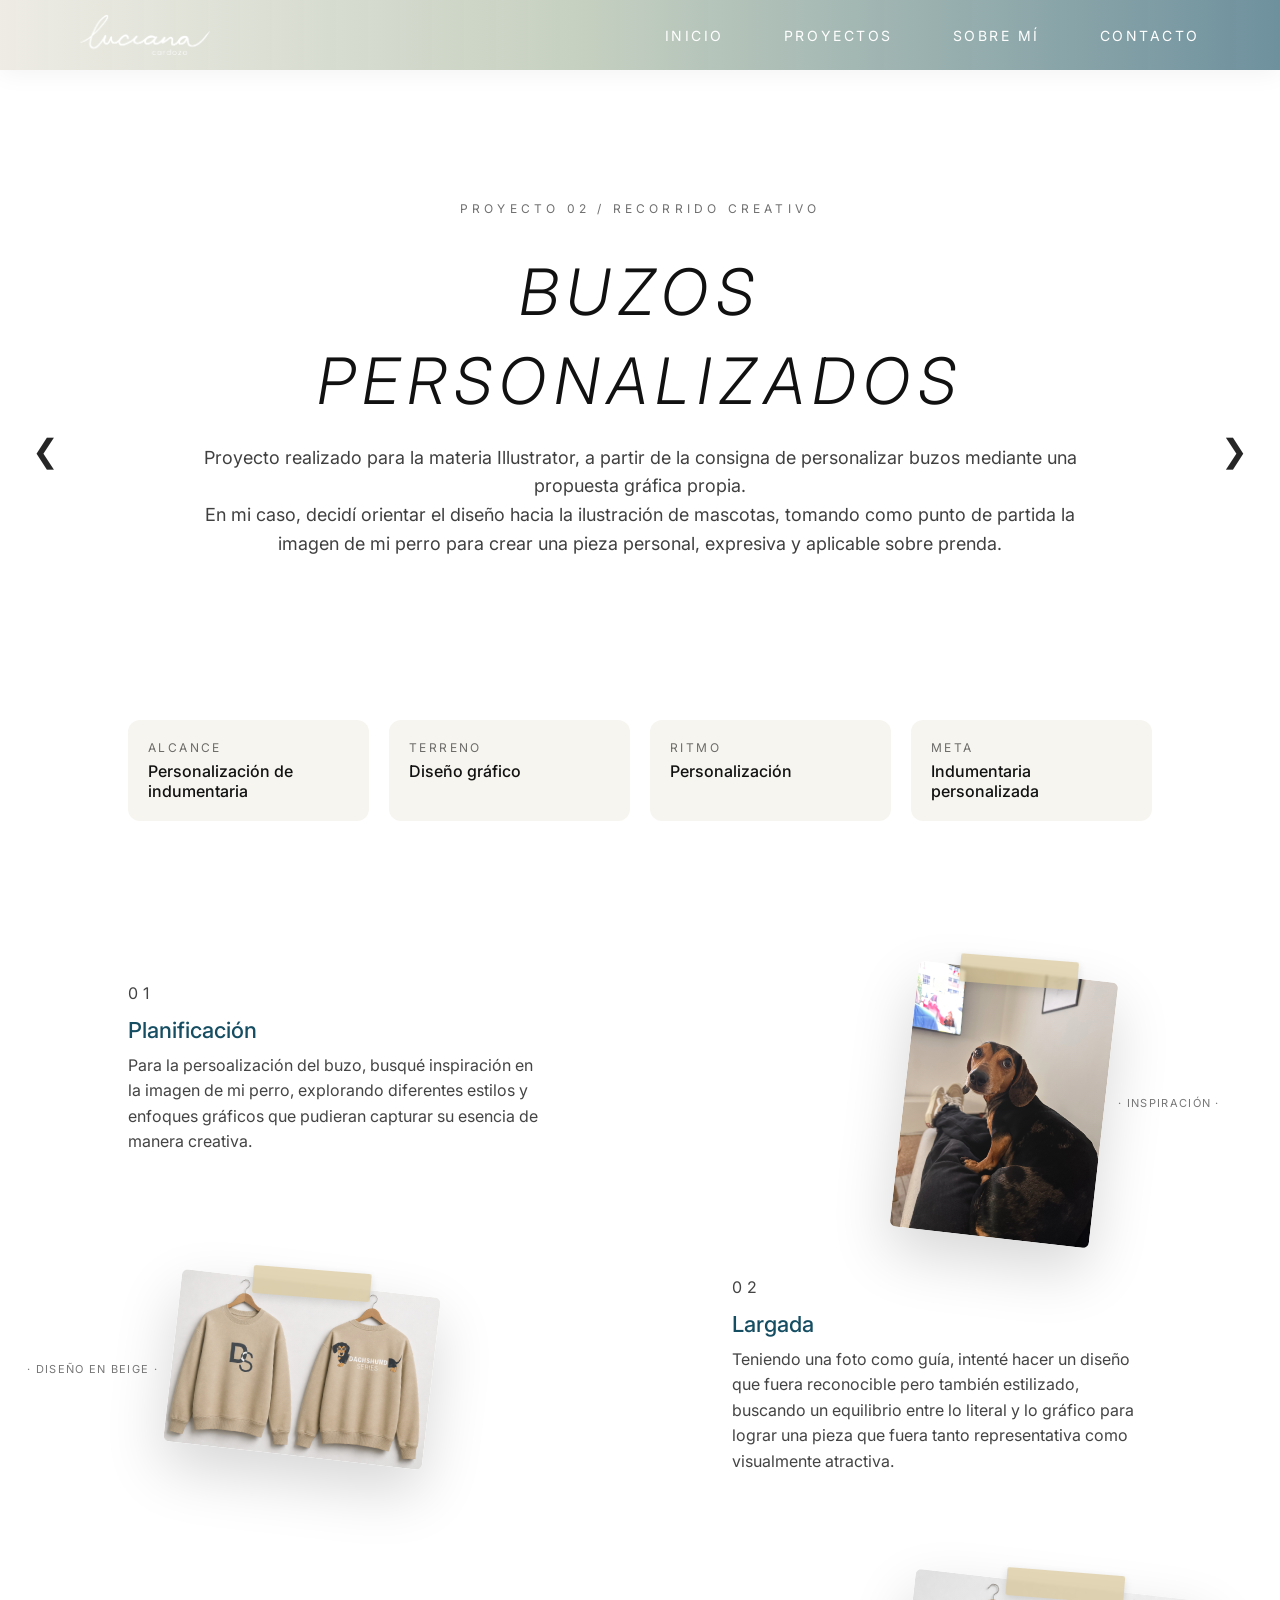
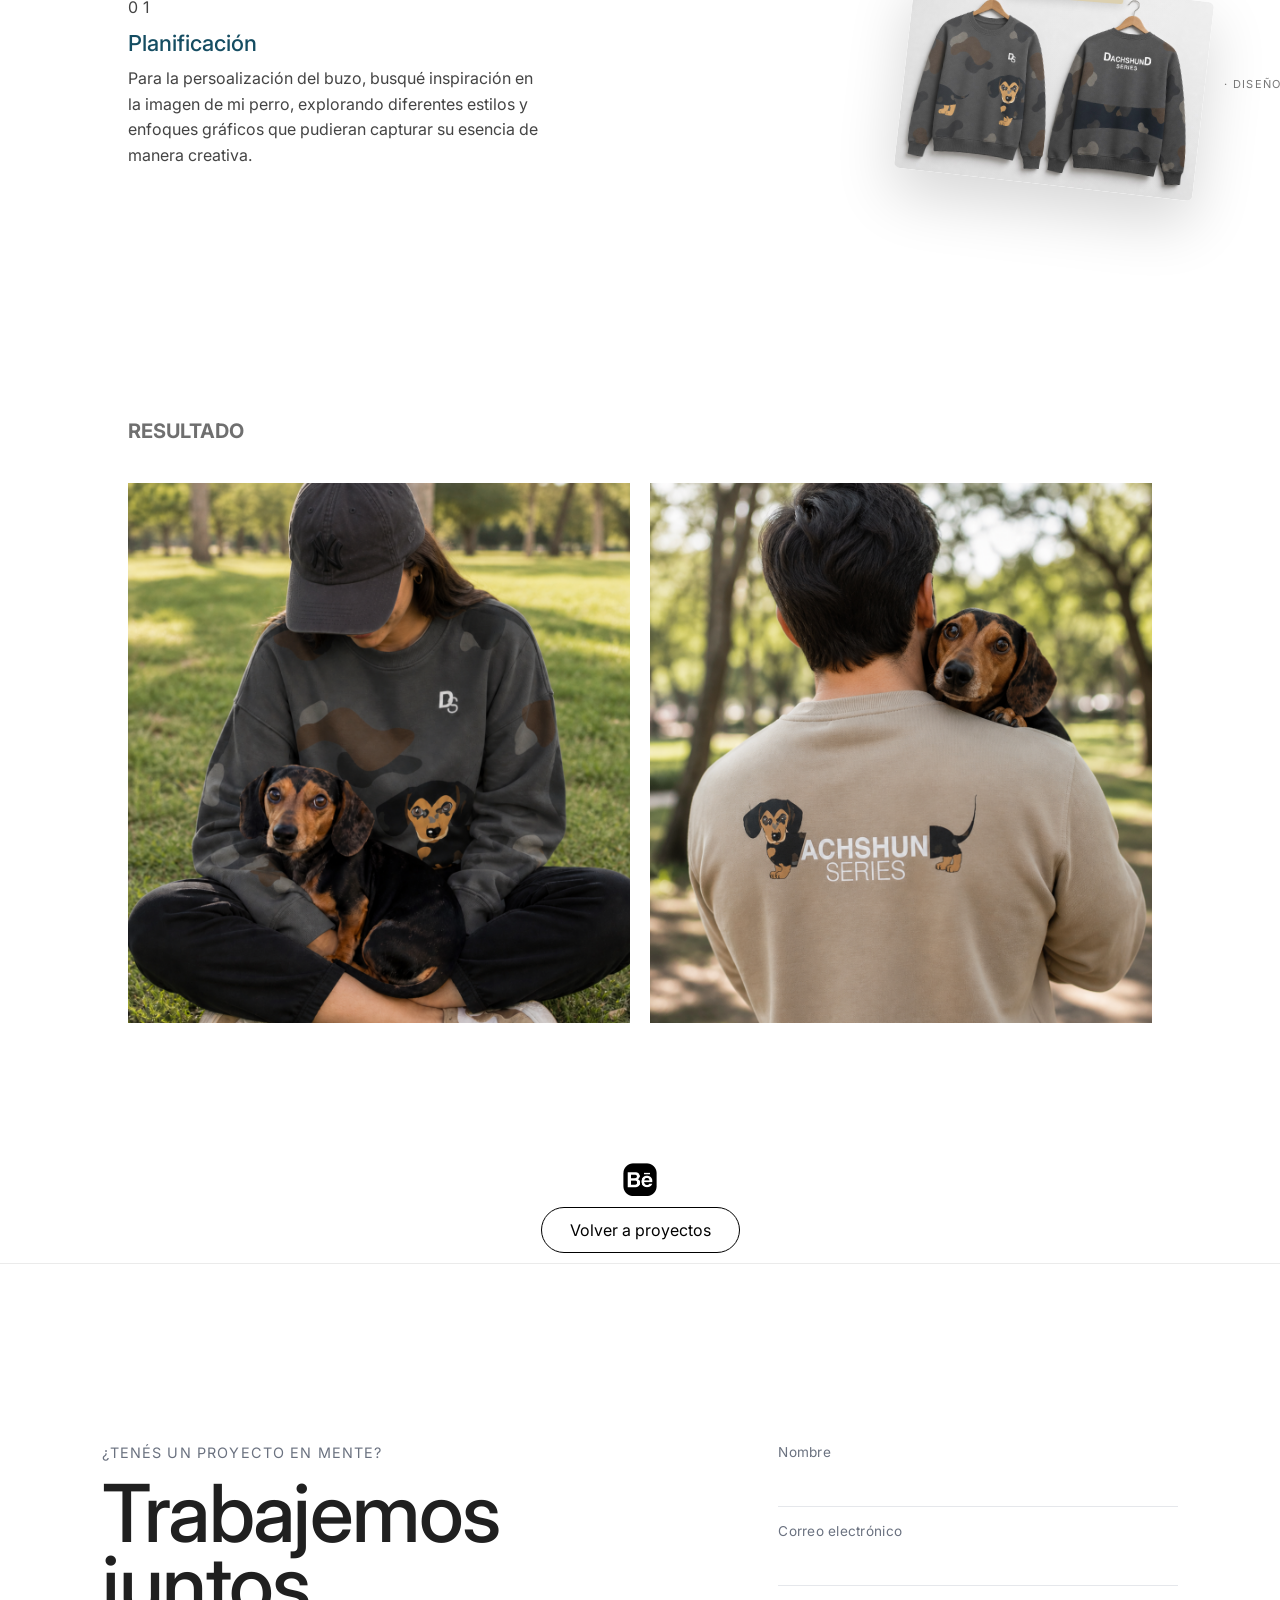
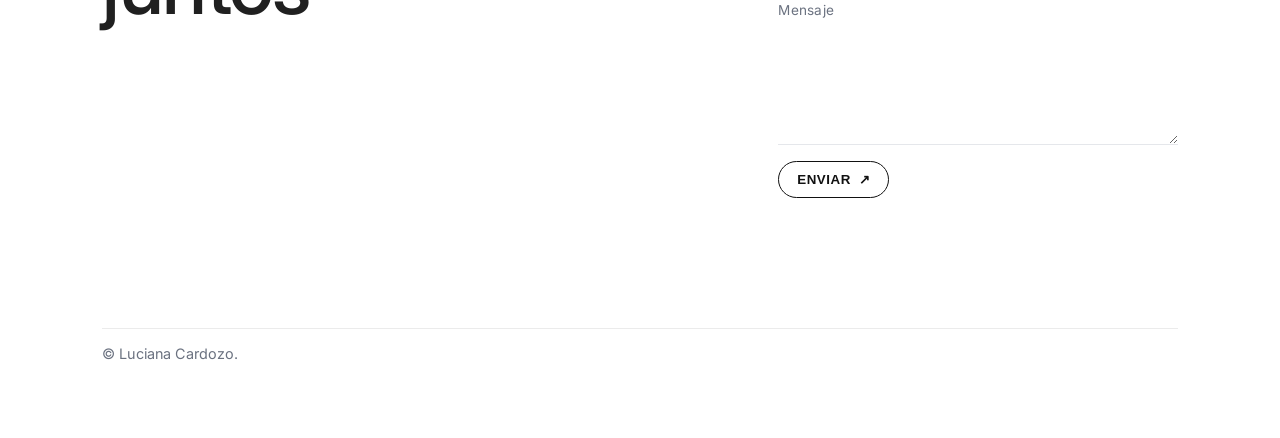
<file: HTML/proyecto2.html>
<!DOCTYPE html>
<html lang="es">

<head>
    <meta charset="UTF-8">
    <meta name="viewport" content="width=device-width, initial-scale=1.0">
    <title>Proyecto 02 | Luciana Cardozo</title>

    <link rel="stylesheet" href="../estilos.css">
    <link rel="stylesheet" href="../CSS/proyectos.css">

    <link
        href="https://fonts.googleapis.com/css2?family=Inter:wght@300;400;500;600&family=Cormorant+Garamond:ital,wght@0,400;0,500;1,400;1,500&display=swap"
        rel="stylesheet">
</head>

<body class="project-page">

    <header>
        <nav class="nav-bar">
            <a href="/index.html" class="nav-logo" aria-label="Inicio">


                <img src="/imgs/LOGO COMPLETO.webp" alt="Logo" class="logo-img" />
            </a>

            <button class="menu-toggle" type="button" aria-label="Abrir menú" aria-controls="site-menu"
                aria-expanded="false">
                <span></span>
                <span></span>
                <span></span>
            </button>

            <ul id="site-menu" class="nav-menu">
                <li><a href="../index.html">Inicio</a></li>
                <li><a href="proyectos.html">Proyectos</a></li>
                <li><a href="../index.html#sobre-mi">Sobre mí</a></li>
                <li><a href="#contacto">Contacto</a></li>
            </ul>
        </nav>
    </header>

    <main>

        <!-- HERO DEL PROYECTO -->
        <section class="project-hero">
            <div class="project-hero__content">
                <p class="project-kicker">Proyecto 02 / recorrido creativo</p>

                <h1 class="serif">
                    BUZOS PERSONALIZADOS
                </h1>

                <p class="project-intro">
                    Proyecto realizado para la materia Illustrator, a partir de la consigna de
                    personalizar buzos mediante una propuesta gráfica propia.<br>
                    En mi caso, decidí orientar el diseño hacia la ilustración de mascotas,
                    tomando como punto de partida la imagen de mi perro para crear una pieza
                    personal, expresiva y aplicable sobre prenda.
                </p>
            </div>
        </section>

        <!-- FICHA TIPO CARRERA -->
        <section class="project-race-card" aria-label="Ficha del proyecto">
            <div class="race-card__item">
                <span>Alcance</span>
                <strong>Personalización de indumentaria</strong>
            </div>

            <div class="race-card__item">
                <span>Terreno</span>
                <strong>Diseño gráfico</strong>
            </div>

            <div class="race-card__item">
                <span>Ritmo</span>
                <strong>Personalización</strong>
            </div>

            <div class="race-card__item">
                <span>Meta</span>
                <strong>Indumentaria personalizada</strong>
            </div>
        </section>

        <!-- RECORRIDO DEL PROYECTO -->
        <section class="project-route">


            <article class="route-step route-step--start">
                <p class="step-number">01</p>
                <h2>Planificación</h2>
                <p>
                    Para la persoalización del buzo, busqué inspiración en la imagen de mi perro, explorando diferentes
                    estilos y enfoques gráficos que pudieran capturar su esencia de manera creativa.
                </p>

                <div class="boceto-mockup">
                    <div class="boceto-wrapper">
                        <img src="/imgs/buzos/Bjorn.jpg"
                            alt="Foto de perro que sirvió de inspiración para el diseño del buzo">
                    </div>

                    <div class="boceto-caption boceto-caption--right">
                        · Inspiración ·
                    </div>
                </div>


            </article>

            <article class="route-step route-step--up">
                <p class="step-number">02</p>
                <h2>Largada</h2>
                <p>
                    Teniendo una foto como guía, intenté hacer un diseño que fuera reconocible pero también estilizado,
                    buscando un equilibrio entre lo literal y lo gráfico para lograr una pieza que fuera tanto
                    representativa como visualmente atractiva.
                </p>
                <div class="bocetos-extra" aria-label="Bocetos complementarios del proceso">
                    <div class="boceto-mockup  boceto-mockup--stacked">
                        <div class="boceto-wrapper">
                            <img src="/imgs/buzos/buzo beige.jpg" alt="Diseño de buzo beige con diseño de perro">
                        </div>

                        <div class="boceto-caption boceto-caption--left">
                            · Diseño en Beige ·
                        </div>
                    </div>

                    <!-- <div class="boceto-mockup boceto-mockup--vaca boceto-mockup--stacked">
                        <div class="boceto-wrapper">
                            <img src="/imgs/vaca.jpg" alt="Boceto de vaca">
                        </div>

                        <div class="boceto-caption boceto-caption--bottom">
                            · Boceto detalle · <br>gesto y expresión
                        </div>
                    </div> -->
                </div>
            </article>
            <article class="route-step route-step--start">
                <p class="step-number">01</p>
                <h2>Planificación</h2>
                <p>
                    Para la persoalización del buzo, busqué inspiración en la imagen de mi perro, explorando diferentes
                    estilos y enfoques gráficos que pudieran capturar su esencia de manera creativa.
                </p>

                <div class="boceto-mockup">
                    <div class="boceto-wrapper lg ">
                        <img src="/imgs/buzos/buzo gris.jpg" alt="Diseño de buzo gris con diseño de perro">
                    </div>

                    <div class="boceto-caption boceto-caption--right lg">
                        · Diseño en Gris ·
                    </div>
                </div>


            </article>




        </section>

        <!-- GALERÍA / RESULTADO -->
        <section class="project-gallery">
            <div class="project-section-title">

                <h2>RESULTADO</h2>
            </div>

            <div class="gallery-grid">
                <figure class="gallery-item--large">
                    <div class="image-placeholder">
                        <img src="/imgs/buzos/buzogris_conPerro_mockuo.png"
                            alt="Hombre usando buzo beige con diseño de perro">
                    </div>
                    <!-- <figcaption>Detalle visual</figcaption> -->
                </figure>

                <!-- <figure class="gallery-item">
                    <div class="image-placeholder">
                        <img src="/imgs/buzos/buzo gris.jpg" alt="Buzos personalizados con diseño de perro">
                    </div>
                    <figcaption>Detalle visual</figcaption>
                </figure> -->

                <figure class="gallery-item--large">
                    <div class="image-placeholder">
                        <img src="/imgs/buzos/buzobeige_conPerro_mockup.png" alt="">
                    </div>
                    <!-- <figcaption>Sistema gráfico</figcaption> -->
                </figure>
            </div>
        </section>

        <!-- CIERRE -->
        <section class="project-closing">

            <a href="https://www.behance.net/gallery/248876511/Buzos-personalizados" class="behance-link"
                target="_blank" aria-label="Ver proyecto en Behance">
                <img src="/imgs/icons/1x/Behance icon black.png" alt="Behance">
            </a>
            <a href="proyectos.html" class="project-back-link">Volver a proyectos</a>


        </section>

    </main>

    <a class="project-nav prev" href="proyecto1.html" aria-label="Proyecto anterior">
        <span>&#10094;</span>
    </a>

    <a class="project-nav next" href="proyecto3.html" aria-label="Proyecto siguiente">
        <span>&#10095;</span>
    </a>

    <footer id="contacto" class="footer-contact">
        <div class="footer__inner">
            <!-- Columna izquierda: claim grande -->
            <div class="footer__cta">
                <p class="footer__eyebrow">¿Tenés un proyecto en mente?</p>
                <h4 class="footer__title">Trabajemos<br>juntos</h4>

                <!-- Flecha para hacer scroll al form en mobile -->

            </div>

            <!-- Columna derecha: datos + form -->
            <div class="footer__side">

                <!-- Form Netlify -->
                <form name="contacto" method="POST" data-netlify="true" netlify-honeypot="bot-field"
                    class="contact-form" id="contact-form">
                    <!-- importante para Netlify: -->
                    <input type="hidden" name="form-name" value="contacto">
                    <!-- honeypot -->
                    <p class="hidden">
                        <label>Don’t fill this out if you’re human: <input name="bot-field"></label>
                    </p>

                    <div class="field">
                        <label for="nombre">Nombre</label>
                        <input id="nombre" name="name" type="text" autocomplete="name" required>
                    </div>

                    <div class="field">
                        <label for="email">Correo electrónico</label>
                        <input id="email" name="email" type="email" inputmode="email" autocomplete="email" required>
                    </div>

                    <div class="field">
                        <label for="mensaje">Mensaje</label>
                        <textarea id="mensaje" name="message" rows="5" required></textarea>
                    </div>

                    <button type="submit" class="btn-submit">
                        Enviar
                        <span class="btn-submit__icon" aria-hidden="true">↗</span>
                    </button>

                    <!-- mensaje de estado -->
                    <p id="form-status" class="form-status" role="status" aria-live="polite"></p>
                </form>
            </div>
        </div>

        <div class="footer__bottom">
            <p>© <span id="year"></span> Luciana Cardozo.</p>
        </div>

    </footer>

    <script src="../codigo.js"></script>
    <script src="../JS/proyectos.js"></script>
</body>

</html>
</file>
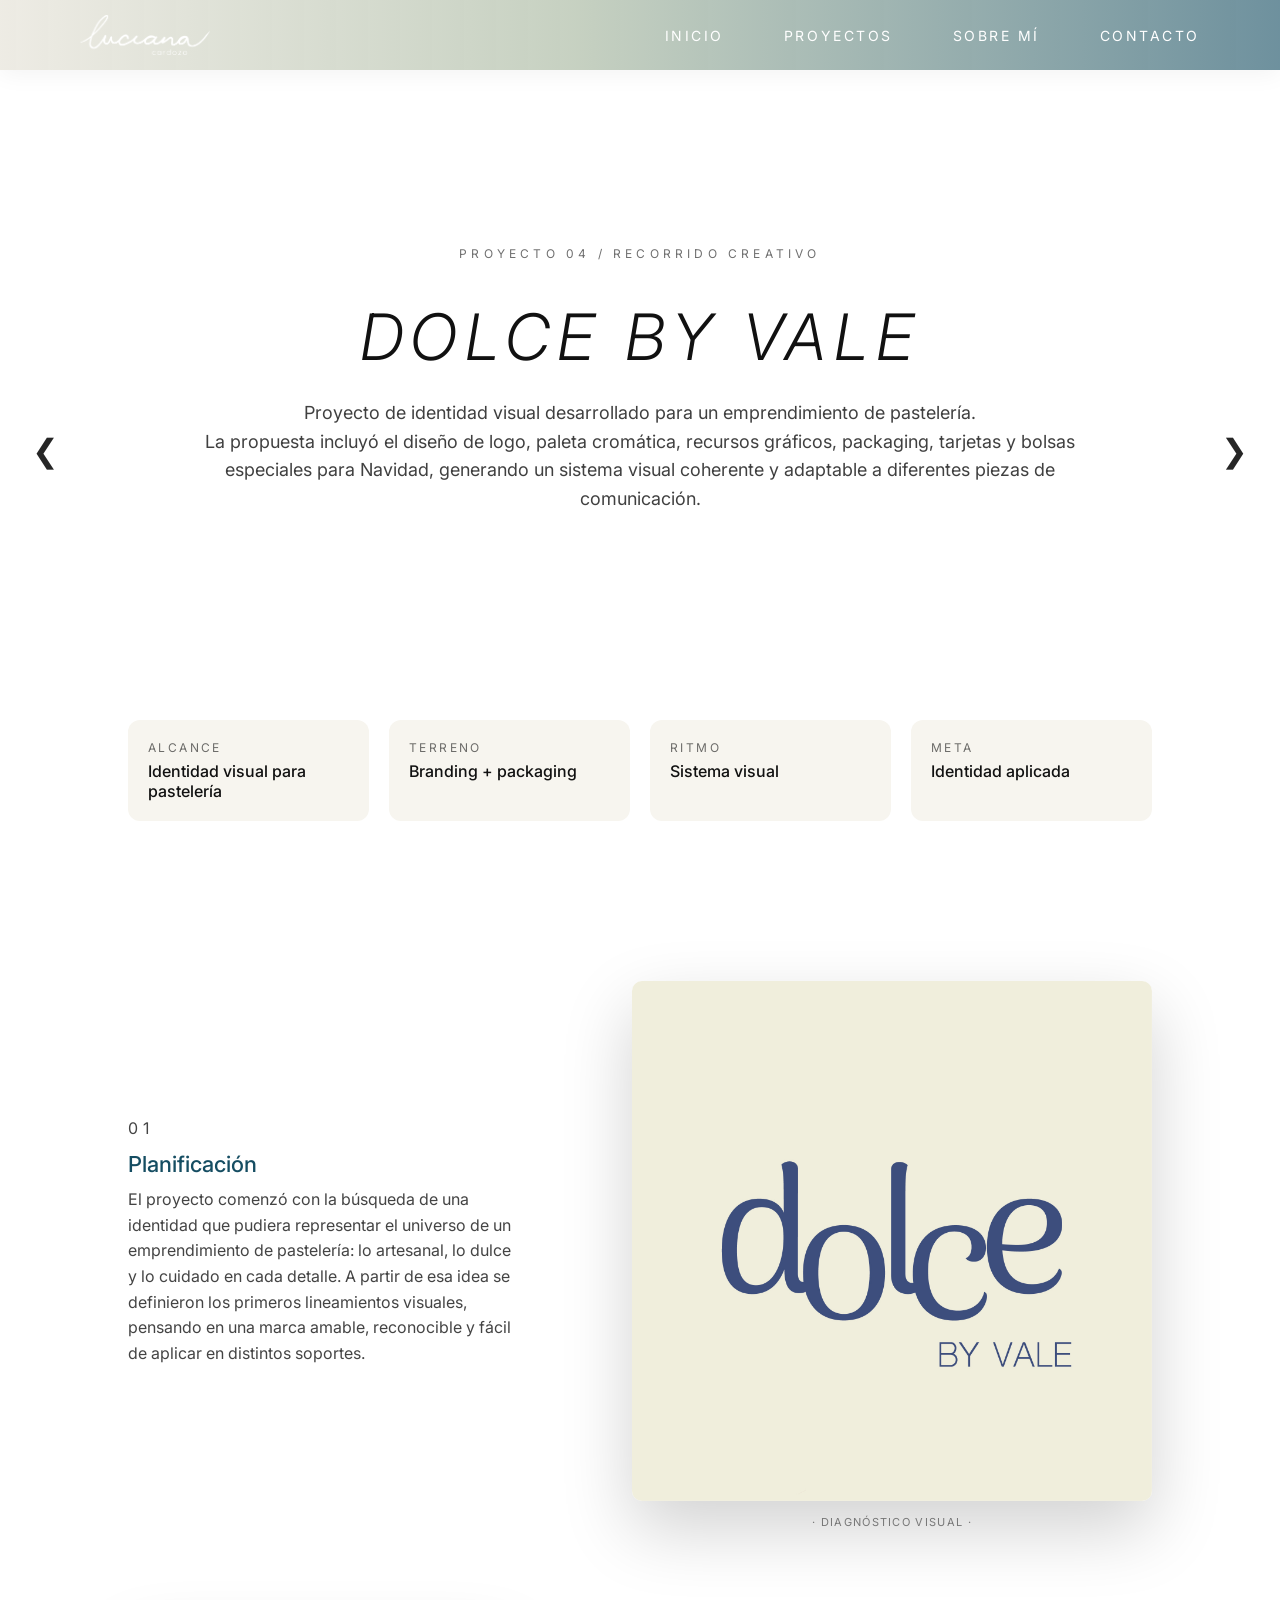
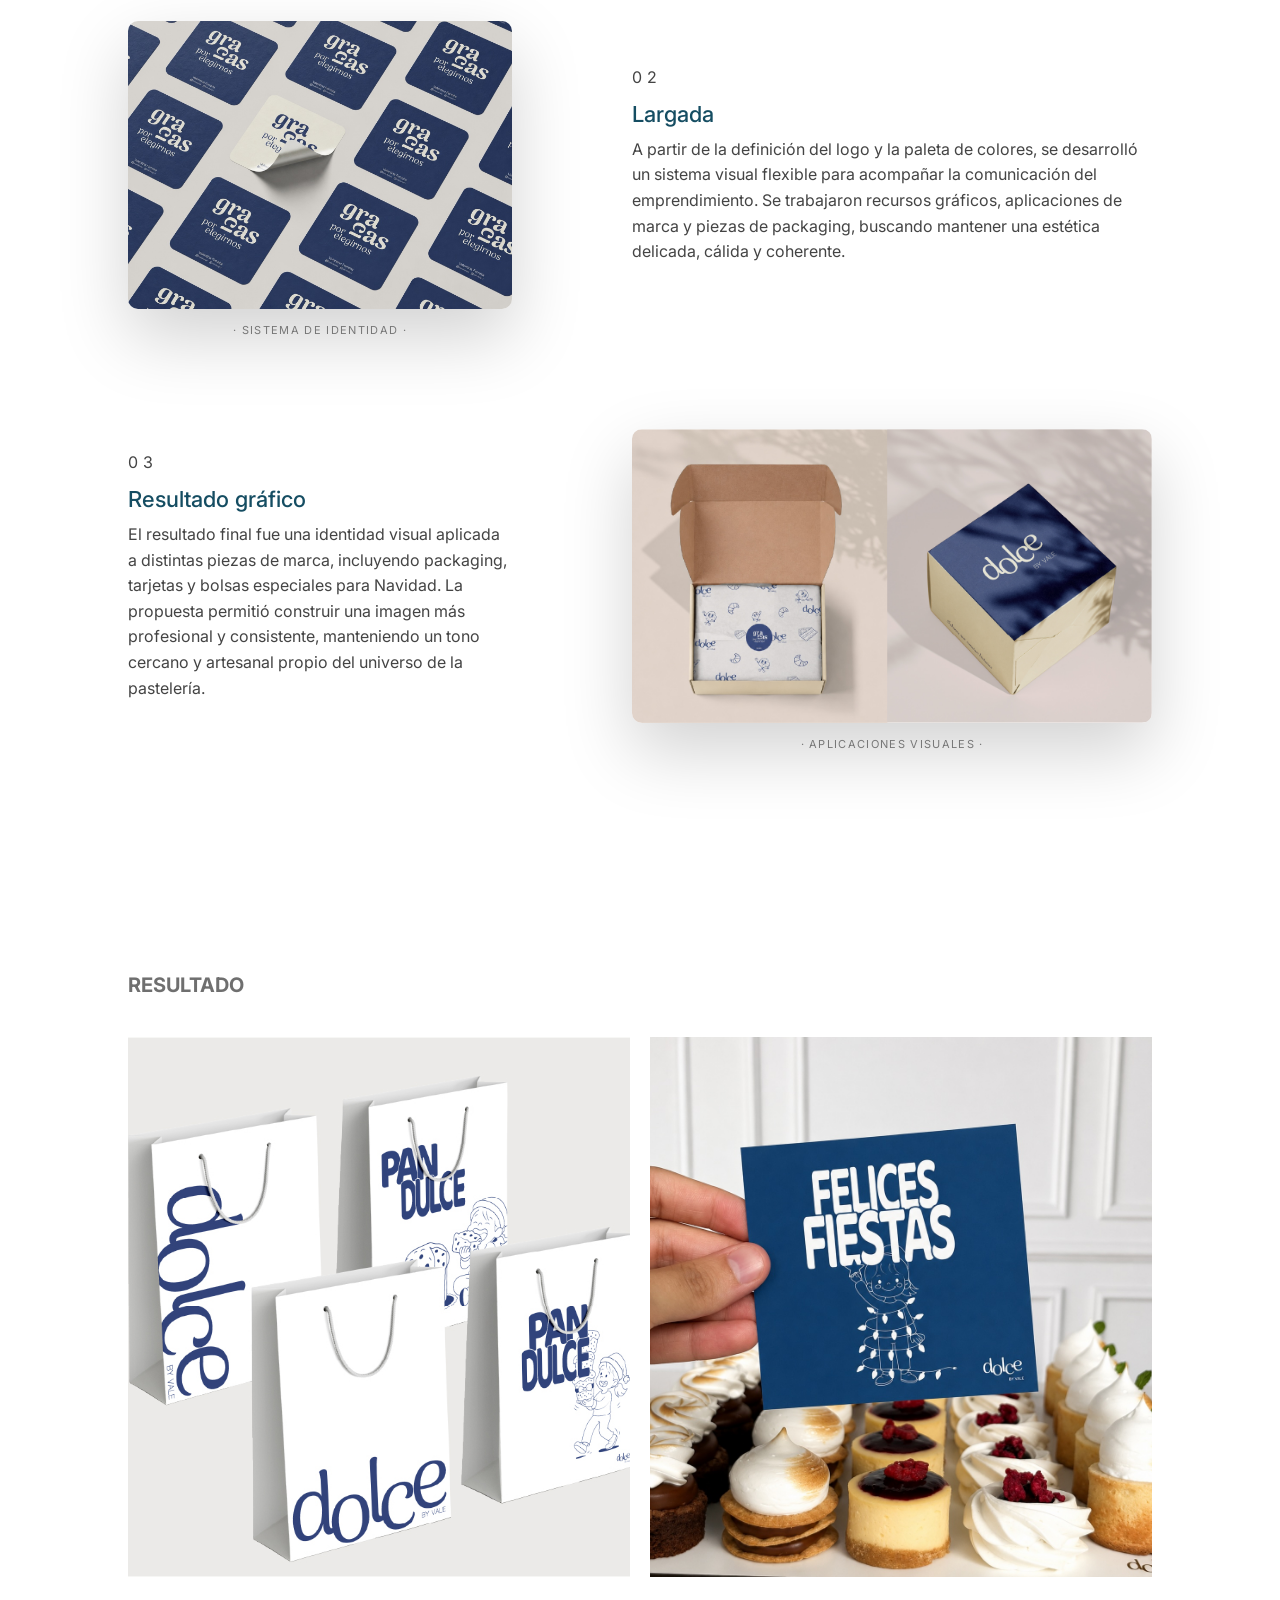
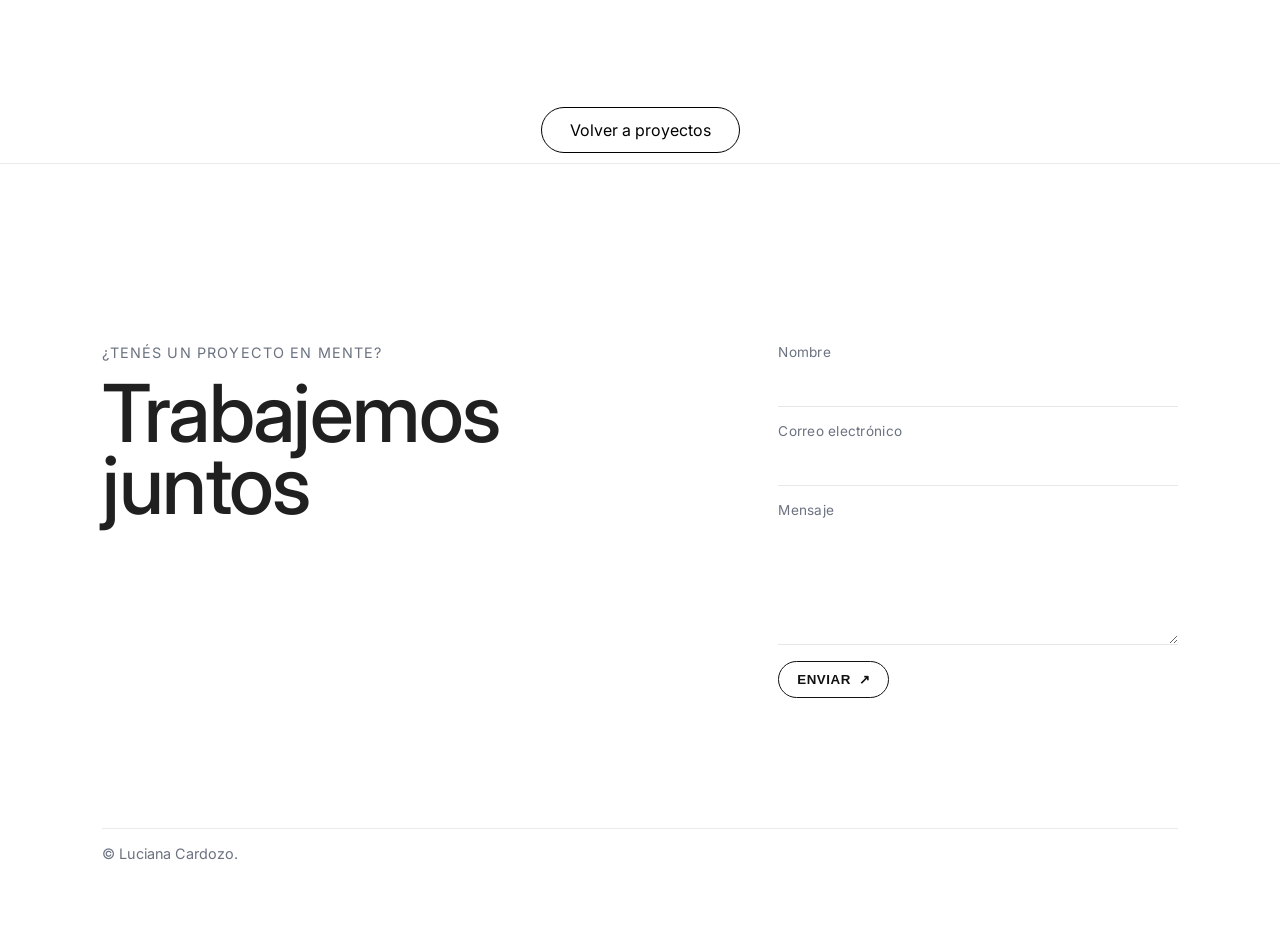
<file: HTML/proyecto4.html>
<!DOCTYPE html>
<html lang="es">

<head>
    <meta charset="UTF-8">
    <meta name="viewport" content="width=device-width, initial-scale=1.0">
    <title>Proyecto 03 | Luciana Cardozo</title>

    <link rel="stylesheet" href="../estilos.css">
    <link rel="stylesheet" href="../CSS/proyectos.css">

    <link
        href="https://fonts.googleapis.com/css2?family=Inter:wght@300;400;500;600&family=Cormorant+Garamond:ital,wght@0,400;0,500;1,400;1,500&display=swap"
        rel="stylesheet">
</head>

<body class="project-page">

    <header>
        <nav class="nav-bar">
            <a href="/index.html" class="nav-logo" aria-label="Inicio">
                <img src="/imgs/LOGO COMPLETO.webp" alt="Logo" class="logo-img" />
            </a>

            <button class="menu-toggle" type="button" aria-label="Abrir menú" aria-controls="site-menu"
                aria-expanded="false">
                <span></span>
                <span></span>
                <span></span>
            </button>

            <ul id="site-menu" class="nav-menu">
                <li><a href="../index.html">Inicio</a></li>
                <li><a href="proyectos.html">Proyectos</a></li>
                <li><a href="../index.html#sobre-mi">Sobre mí</a></li>
                <li><a href="#contacto">Contacto</a></li>
            </ul>
        </nav>
    </header>

    <main>

        <section class="project-hero">
            <div class="project-hero__content">
                <p class="project-kicker">Proyecto 04 / recorrido creativo</p>

                <h1 class="serif">
                    Dolce by Vale
                </h1>

                <p class="project-intro">
                    Proyecto de identidad visual desarrollado para un emprendimiento de pastelería.<br>
                    La propuesta incluyó el diseño de logo, paleta cromática, recursos gráficos,
                    packaging, tarjetas y bolsas especiales para Navidad, generando un sistema visual
                    coherente y adaptable a diferentes piezas de comunicación.
                </p>
            </div>
        </section>

        <section class="project-race-card" aria-label="Ficha del proyecto">
            <div class="race-card__item">
                <span>Alcance</span>
                <strong>Identidad visual para pastelería</strong>
            </div>

            <div class="race-card__item">
                <span>Terreno</span>
                <strong>Branding + packaging</strong>
            </div>

            <div class="race-card__item">
                <span>Ritmo</span>
                <strong>Sistema visual</strong>
            </div>

            <div class="race-card__item">
                <span>Meta</span>
                <strong>Identidad aplicada</strong>
            </div>
        </section>

        <section class="project-route">

            <article class="route-step route-step--aligned-grid">
                <div class="route-step__text">
                    <p class="step-number">01</p>
                    <h2>Planificación</h2>
                    <p>
                        El proyecto comenzó con la búsqueda de una identidad que pudiera
                        representar el universo de un emprendimiento de pastelería: lo artesanal,
                        lo dulce y lo cuidado en cada detalle. A partir de esa idea se definieron
                        los primeros lineamientos visuales, pensando en una marca amable,
                        reconocible y fácil de aplicar en distintos soportes.
                    </p>
                </div>

                <div class="route-step__image">
                    <div class="boceto-mockup boceto-mockup--clean">
                        <div class="boceto-wrapper">
                            <img src="/imgs/Dolce by Vale/Logos.gif"
                                alt="Foto de perro que sirvió de inspiración para el diseño del buzo">
                        </div>

                        <div class="boceto-caption boceto-caption--right">
                            · Diagnóstico visual ·
                        </div>
                    </div>
                </div>
            </article>

            <article class="route-step route-step--aligned-grid">
                <div class="route-step__image">
                    <div class="boceto-mockup boceto-mockup--clean">
                        <div class="boceto-wrapper">
                            <img src="/imgs/Dolce by Vale/adhesivos fondo gris.jpg"
                                alt="Diseño de buzo beige con diseño de perro">
                        </div>

                        <div class="boceto-caption boceto-caption--right">
                            · Sistema de identidad ·
                        </div>
                    </div>
                </div>

                <div class="route-step__text">
                    <p class="step-number">02</p>
                    <h2>Largada</h2>
                    <p>
                        A partir de la definición del logo y la paleta de colores, se desarrolló
                        un sistema visual flexible para acompañar la comunicación del emprendimiento.
                        Se trabajaron recursos gráficos, aplicaciones de marca y piezas de packaging,
                        buscando mantener una estética delicada, cálida y coherente.
                    </p>
                </div>
            </article>

            <article class="route-step route-step--aligned-grid">
                <div class="route-step__text">
                    <p class="step-number">03</p>
                    <h2>Resultado gráfico</h2>
                    <p>
                        El resultado final fue una identidad visual aplicada a distintas piezas
                        de marca, incluyendo packaging, tarjetas y bolsas especiales para Navidad.
                        La propuesta permitió construir una imagen más profesional y consistente,
                        manteniendo un tono cercano y artesanal propio del universo de la pastelería.
                    </p>
                </div>

                <div class="route-step__image">
                    <div class="boceto-mockup boceto-mockup--clean">
                        <div class="boceto-wrapper">
                            <img src="/imgs/Dolce by Vale/1x/Recurso 2-100.jpg"
                                alt="Diseño de buzo gris con diseño de perro">
                        </div>

                        <div class="boceto-caption boceto-caption--right">
                            · Aplicaciones visuales ·
                        </div>
                    </div>
                </div>
            </article>

        </section>

        <section class="project-gallery">
            <div class="project-section-title">
                <h2>RESULTADO</h2>
            </div>

            <div class="gallery-grid">
                <figure class="gallery-item--large">
                    <div class="image-placeholder">
                        <img src="/imgs/Dolce by Vale/1x/Bolsas-100.jpg" alt="Bolsas con temática navideña">
                    </div>
                </figure>

                <figure class="gallery-item--large">
                    <div class="image-placeholder">
                        <img src="/imgs/Dolce by Vale/Foto tarjeta navidad instagram.jpg"
                            alt="Tarjeta navideña con postres de fondo">
                    </div>
                </figure>
            </div>
        </section>

        <section class="project-closing">

            <a href="proyectos.html" class="project-back-link">Volver a proyectos</a>

            <!-- <a href="https://www.behance.net/gallery/248695801/Rediseno-de-identidad-de-marca?tracking_source=project_owner_other_projects"
                class="behance-link" target="_blank" aria-label="Ver Web del proyecto2">
                <img src="/imgs/icons/1x/Web.png" alt="Sitio Web">
            </a> -->
        </section>

    </main>

    <a class="project-nav prev" href="proyecto3.html" aria-label="Proyecto anterior">
        <span>&#10094;</span>
    </a>

    <a class="project-nav next" href="proyecto5.html" aria-label="Proyecto siguiente">
        <span>&#10095;</span>
    </a>

    <footer id="contacto" class="footer-contact">
        <div class="footer__inner">
            <!-- Columna izquierda: claim grande -->
            <div class="footer__cta">
                <p class="footer__eyebrow">¿Tenés un proyecto en mente?</p>
                <h4 class="footer__title">Trabajemos<br>juntos</h4>

                <!-- Flecha para hacer scroll al form en mobile -->

            </div>

            <!-- Columna derecha: datos + form -->
            <div class="footer__side">

                <!-- Form Netlify -->
                <form name="contacto" method="POST" data-netlify="true" netlify-honeypot="bot-field"
                    class="contact-form" id="contact-form">
                    <!-- importante para Netlify: -->
                    <input type="hidden" name="form-name" value="contacto">
                    <!-- honeypot -->
                    <p class="hidden">
                        <label>Don’t fill this out if you’re human: <input name="bot-field"></label>
                    </p>

                    <div class="field">
                        <label for="nombre">Nombre</label>
                        <input id="nombre" name="name" type="text" autocomplete="name" required>
                    </div>

                    <div class="field">
                        <label for="email">Correo electrónico</label>
                        <input id="email" name="email" type="email" inputmode="email" autocomplete="email" required>
                    </div>

                    <div class="field">
                        <label for="mensaje">Mensaje</label>
                        <textarea id="mensaje" name="message" rows="5" required></textarea>
                    </div>

                    <button type="submit" class="btn-submit">
                        Enviar
                        <span class="btn-submit__icon" aria-hidden="true">↗</span>
                    </button>

                    <!-- mensaje de estado -->
                    <p id="form-status" class="form-status" role="status" aria-live="polite"></p>
                </form>
            </div>
        </div>

        <div class="footer__bottom">
            <p>© <span id="year"></span> Luciana Cardozo.</p>
        </div>
    </footer>

    <script src="../codigo.js"></script>
    <script src="../JS/proyectos.js"></script>
</body>

</html>
</file>
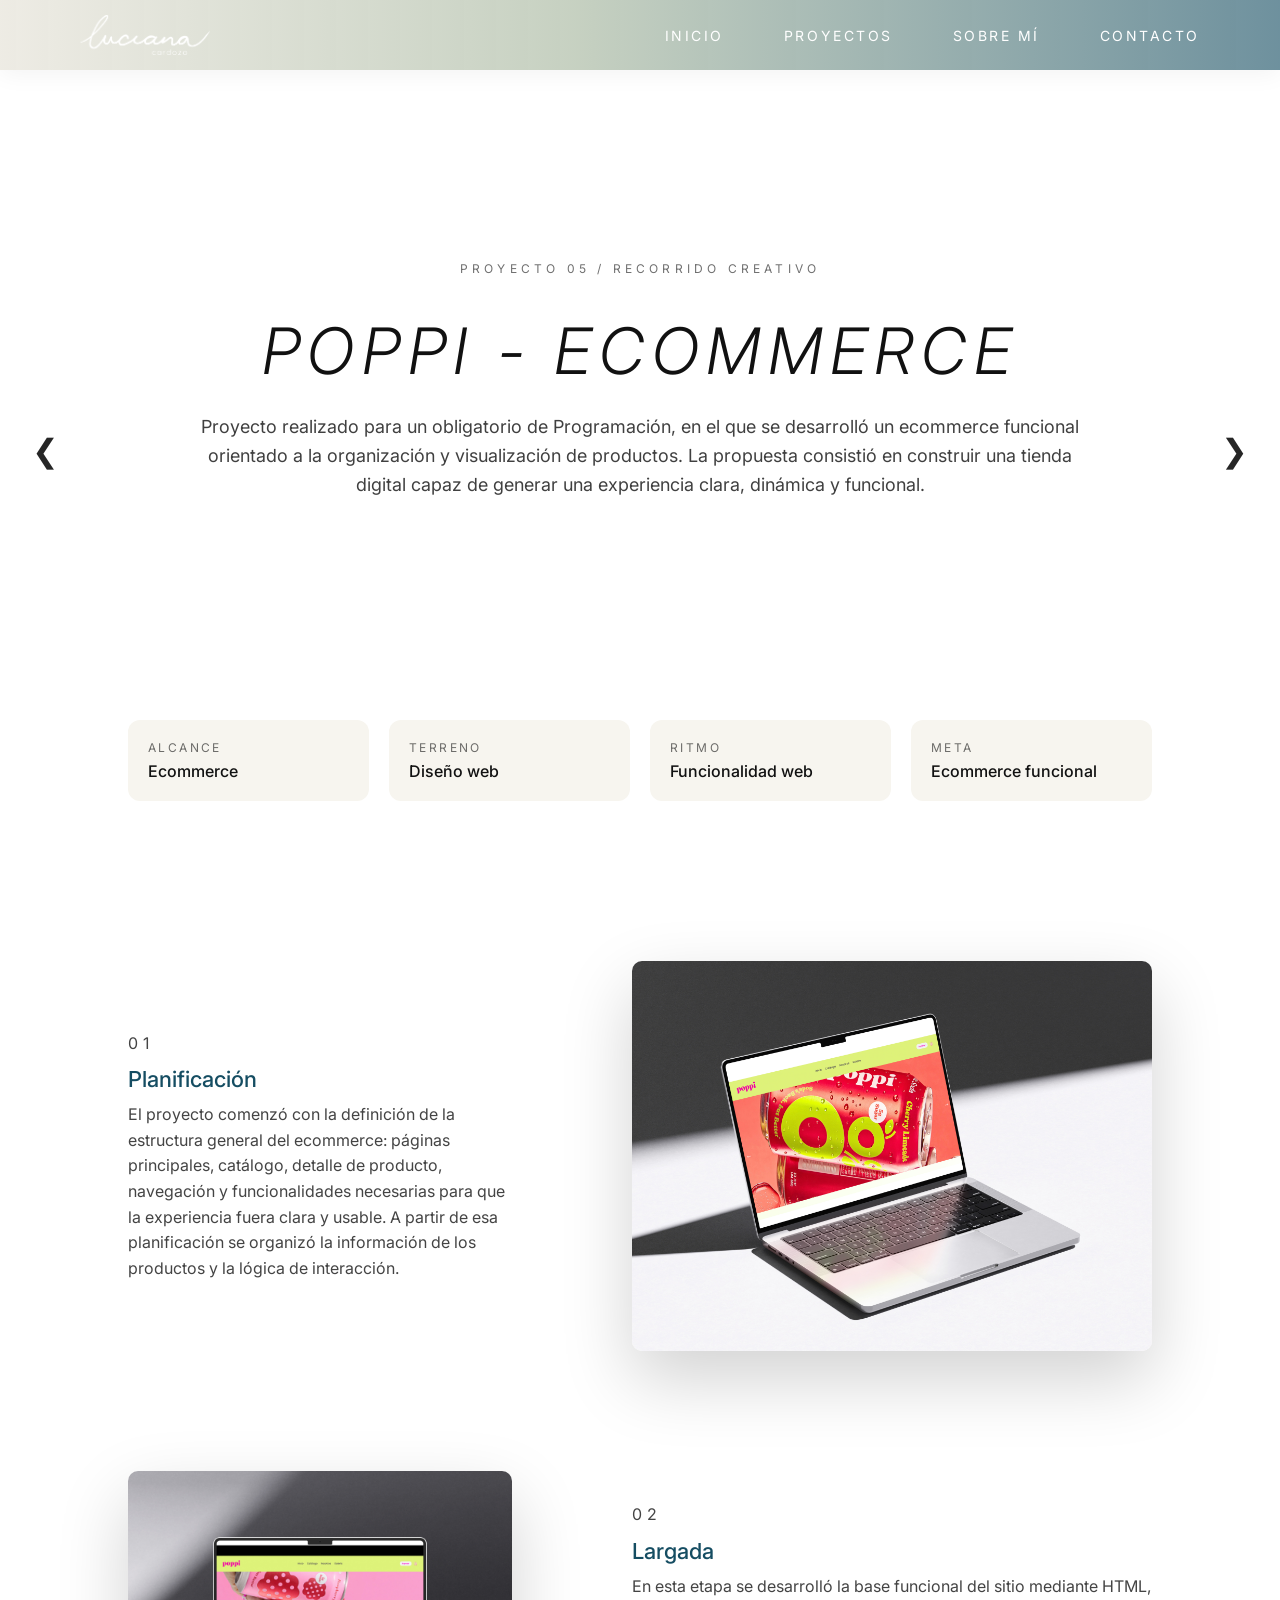
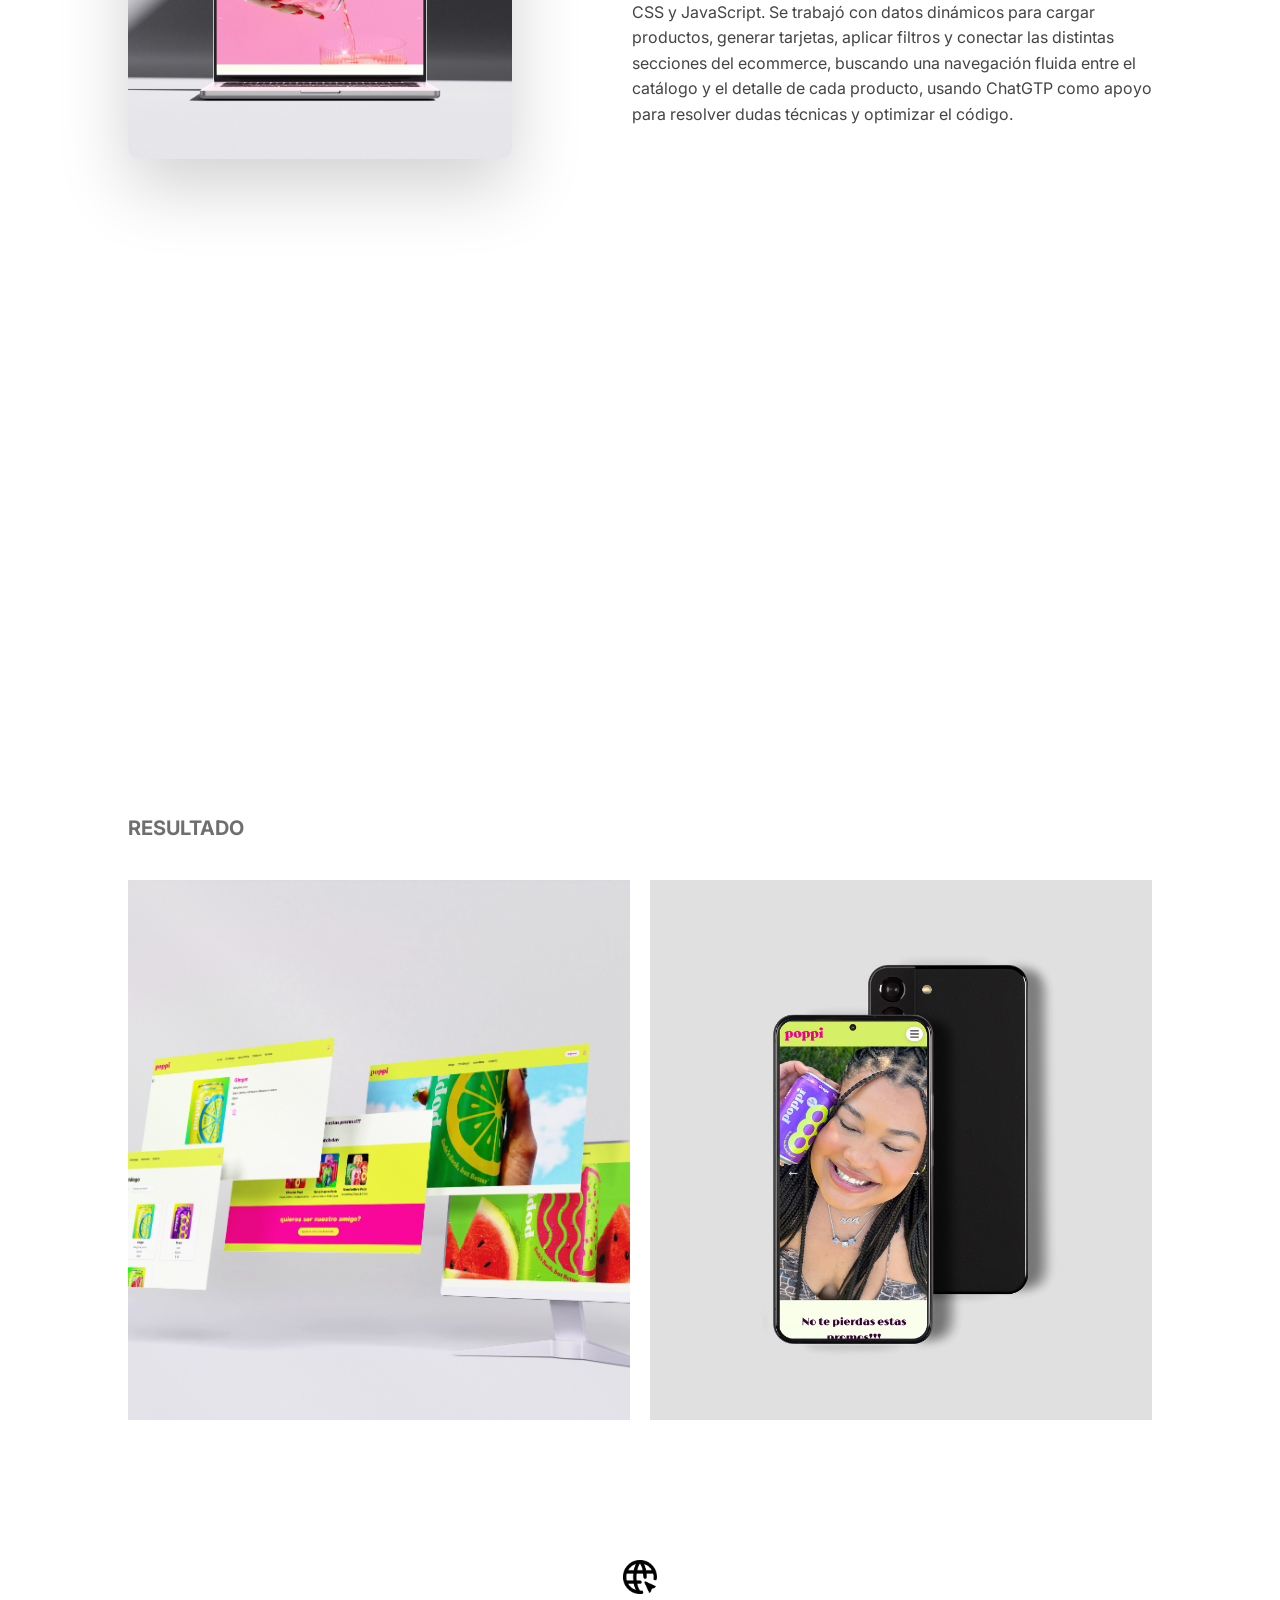
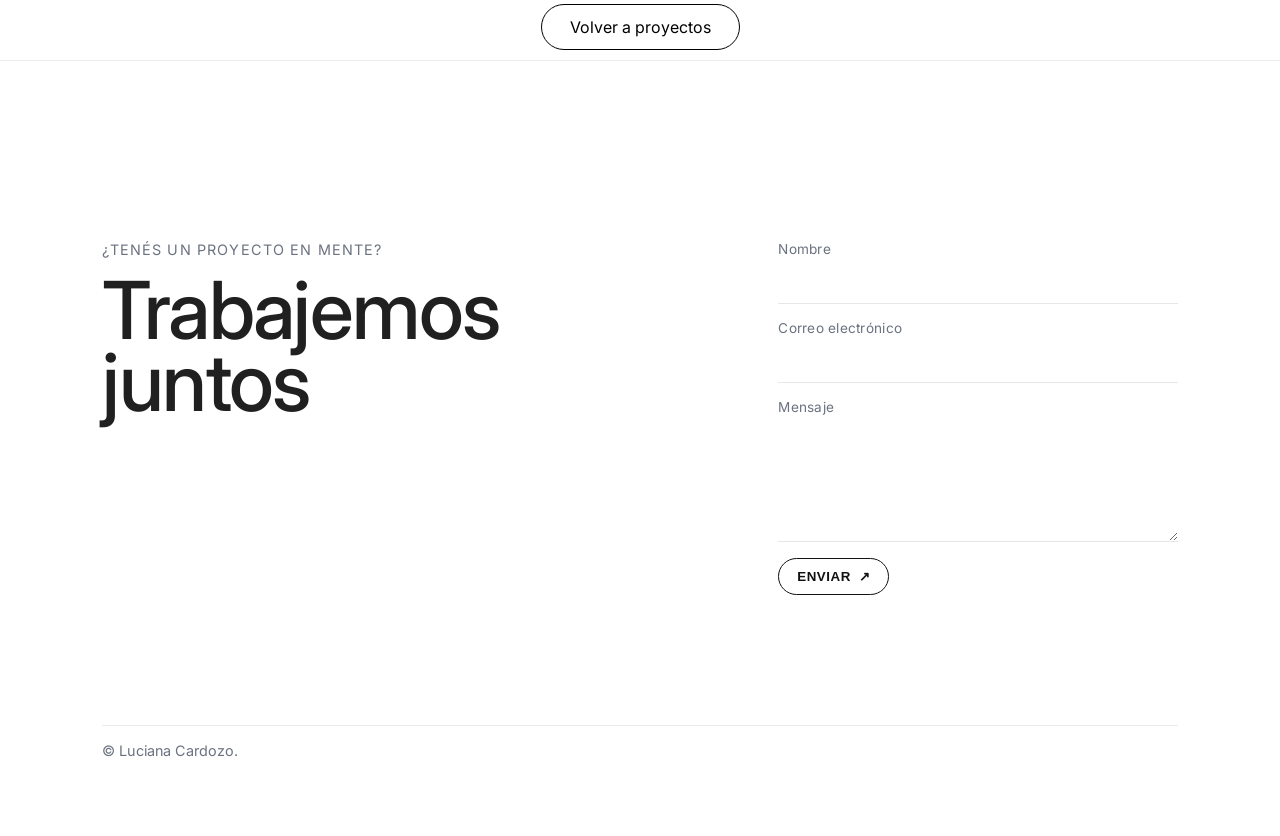
<file: HTML/proyecto5.html>
<!DOCTYPE html>
<html lang="es">

<head>
    <meta charset="UTF-8">
    <meta name="viewport" content="width=device-width, initial-scale=1.0">
    <title>Proyecto 03 | Luciana Cardozo</title>

    <link rel="stylesheet" href="../estilos.css">
    <link rel="stylesheet" href="../CSS/proyectos.css">

    <link
        href="https://fonts.googleapis.com/css2?family=Inter:wght@300;400;500;600&family=Cormorant+Garamond:ital,wght@0,400;0,500;1,400;1,500&display=swap"
        rel="stylesheet">
</head>

<body class="project-page">

    <header>
        <nav class="nav-bar">
            <a href="/index.html" class="nav-logo" aria-label="Inicio">
                <img src="/imgs/LOGO COMPLETO.webp" alt="Logo" class="logo-img" />
            </a>

            <button class="menu-toggle" type="button" aria-label="Abrir menú" aria-controls="site-menu"
                aria-expanded="false">
                <span></span>
                <span></span>
                <span></span>
            </button>

            <ul id="site-menu" class="nav-menu">
                <li><a href="../index.html">Inicio</a></li>
                <li><a href="proyectos.html">Proyectos</a></li>
                <li><a href="../index.html#sobre-mi">Sobre mí</a></li>
                <li><a href="#contacto">Contacto</a></li>
            </ul>
        </nav>
    </header>

    <main>

        <section class="project-hero">
            <div class="project-hero__content">
                <p class="project-kicker">Proyecto 05 / recorrido creativo</p>

                <h1 class="serif">
                    Poppi - Ecommerce
                </h1>

                <p class="project-intro">
                    Proyecto realizado para un obligatorio de Programación, en el que se desarrolló un ecommerce
                    funcional orientado a la
                    organización y visualización de productos. La propuesta consistió en construir una tienda digital
                    capaz de generar una
                    experiencia clara, dinámica y funcional.
                </p>
            </div>
        </section>

        <section class="project-race-card" aria-label="Ficha del proyecto">
            <div class="race-card__item">
                <span>Alcance</span>
                <strong>Ecommerce</strong>
            </div>

            <div class="race-card__item">
                <span>Terreno</span>
                <strong>Diseño web</strong>
            </div>

            <div class="race-card__item">
                <span>Ritmo</span>
                <strong>Funcionalidad web</strong>
            </div>

            <div class="race-card__item">
                <span>Meta</span>
                <strong>Ecommerce funcional</strong>
            </div>
        </section>

        <section class="project-route">

            <article class="route-step route-step--aligned-grid">
                <div class="route-step__text">
                    <p class="step-number">01</p>
                    <h2>Planificación</h2>
                    <p>
                        El proyecto comenzó con la definición de la estructura general del ecommerce: páginas
                        principales, catálogo, detalle de
                        producto, navegación y funcionalidades necesarias para que la experiencia fuera clara y usable.
                        A partir de esa
                        planificación se organizó la información de los productos y la lógica de interacción.
                    </p>
                </div>

                <div class="route-step__image">
                    <div class="boceto-mockup boceto-mockup--clean">
                        <div class="boceto-wrapper">
                            <img src="/imgs/Poppi/Mockup_1.jpg" alt="Mockup de página principal en laptop"">
                        </div>

                        <div class=" boceto-caption boceto-caption--right">

                        </div>
                    </div>
                </div>
            </article>

            <article class="route-step route-step--aligned-grid">
                <div class="route-step__image">
                    <div class="boceto-mockup boceto-mockup--clean">
                        <div class="boceto-wrapper">
                            <img src="/imgs/Poppi/Mockup_4.jpg" alt="Mockup de página principal en laptop">
                        </div>

                        <div class="boceto-caption boceto-caption--right">

                        </div>
                    </div>
                </div>

                <div class="route-step__text">
                    <p class="step-number">02</p>
                    <h2>Largada</h2>
                    <p>
                        En esta etapa se desarrolló la base funcional del sitio mediante HTML, CSS y JavaScript. Se
                        trabajó con datos dinámicos
                        para cargar productos, generar tarjetas, aplicar filtros y conectar las distintas secciones del
                        ecommerce, buscando una
                        navegación fluida entre el catálogo y el detalle de cada producto, usando ChatGTP como apoyo
                        para resolver dudas técnicas y optimizar el código.
                    </p>
                </div>
            </article>

            <article class="route-step route-step--aligned-grid">
                <div class="route-step__text">
                    <p class="step-number">03</p>
                    <h2>Resultado gráfico</h2>
                    <p>
                        El resultado fue una tienda online interactiva, con una estética visual definida y
                        funcionalidades propias de un
                        ecommerce. La incorporación de inteligencia artificial permitió sumar una capa adicional de
                        interacción, integrando
                        tecnología y experiencia de usuario dentro de una propuesta digital funcional.
                </div>

                <div class="route-step__image">
                    <div class="boceto-mockup boceto-mockup--clean">
                        <div class="boceto-wrapper">
                            <img src="/imgs/Poppi/Catalogo1.png"
                                alt="Catálogo de productos del ecommerce con filtros aplicados">
                        </div>

                        <div class="boceto-caption boceto-caption--right">

                        </div>
                    </div>
                </div>
            </article>

        </section>

        <section class="project-gallery">
            <div class="project-section-title">
                <h2>RESULTADO</h2>
            </div>

            <div class="gallery-grid">
                <figure class="gallery-item--large">
                    <div class="image-placeholder">
                        <img src="/imgs/Poppi/Pantallas.jpg" alt="Bolsas con temática navideña">
                    </div>
                </figure>

                <figure class="gallery-item--large">
                    <div class="image-placeholder">
                        <img src="/imgs/Poppi/celu.png.jpg" alt="Tarjeta navideña con postres de fondo">
                    </div>
                </figure>
            </div>
        </section>

        <section class="project-closing">
            <a href="https://poppisodas.netlify.app/" class="behance-link" target="_blank"
                aria-label="Ver Web del proyecto2">
                <img src="/imgs/icons/1x/Web.png" alt="Sitio Web">
            </a>

            <a href="proyectos.html" class="project-back-link">Volver a proyectos</a>

        </section>


    </main>

    <a class="project-nav prev" href="proyecto4.html" aria-label="Proyecto anterior">
        <span>&#10094;</span>
    </a>

    <a class="project-nav next" href="proyecto6.html" aria-label="Proyecto siguiente">
        <span>&#10095;</span>
    </a>


    <footer id="contacto" class="footer-contact">
        <div class="footer__inner">
            <!-- Columna izquierda: claim grande -->
            <div class="footer__cta">
                <p class="footer__eyebrow">¿Tenés un proyecto en mente?</p>
                <h4 class="footer__title">Trabajemos<br>juntos</h4>

                <!-- Flecha para hacer scroll al form en mobile -->

            </div>

            <!-- Columna derecha: datos + form -->
            <div class="footer__side">

                <!-- Form Netlify -->
                <form name="contacto" method="POST" data-netlify="true" netlify-honeypot="bot-field"
                    class="contact-form" id="contact-form">
                    <!-- importante para Netlify: -->
                    <input type="hidden" name="form-name" value="contacto">
                    <!-- honeypot -->
                    <p class="hidden">
                        <label>Don’t fill this out if you’re human: <input name="bot-field"></label>
                    </p>

                    <div class="field">
                        <label for="nombre">Nombre</label>
                        <input id="nombre" name="name" type="text" autocomplete="name" required>
                    </div>

                    <div class="field">
                        <label for="email">Correo electrónico</label>
                        <input id="email" name="email" type="email" inputmode="email" autocomplete="email" required>
                    </div>

                    <div class="field">
                        <label for="mensaje">Mensaje</label>
                        <textarea id="mensaje" name="message" rows="5" required></textarea>
                    </div>

                    <button type="submit" class="btn-submit">
                        Enviar
                        <span class="btn-submit__icon" aria-hidden="true">↗</span>
                    </button>

                    <!-- mensaje de estado -->
                    <p id="form-status" class="form-status" role="status" aria-live="polite"></p>
                </form>
            </div>
        </div>

        <div class="footer__bottom">
            <p>© <span id="year"></span> Luciana Cardozo.</p>
        </div>
    </footer>

    <script src="../codigo.js"></script>
    <script src="../JS/proyectos.js"></script>
</body>

</html>
</file>
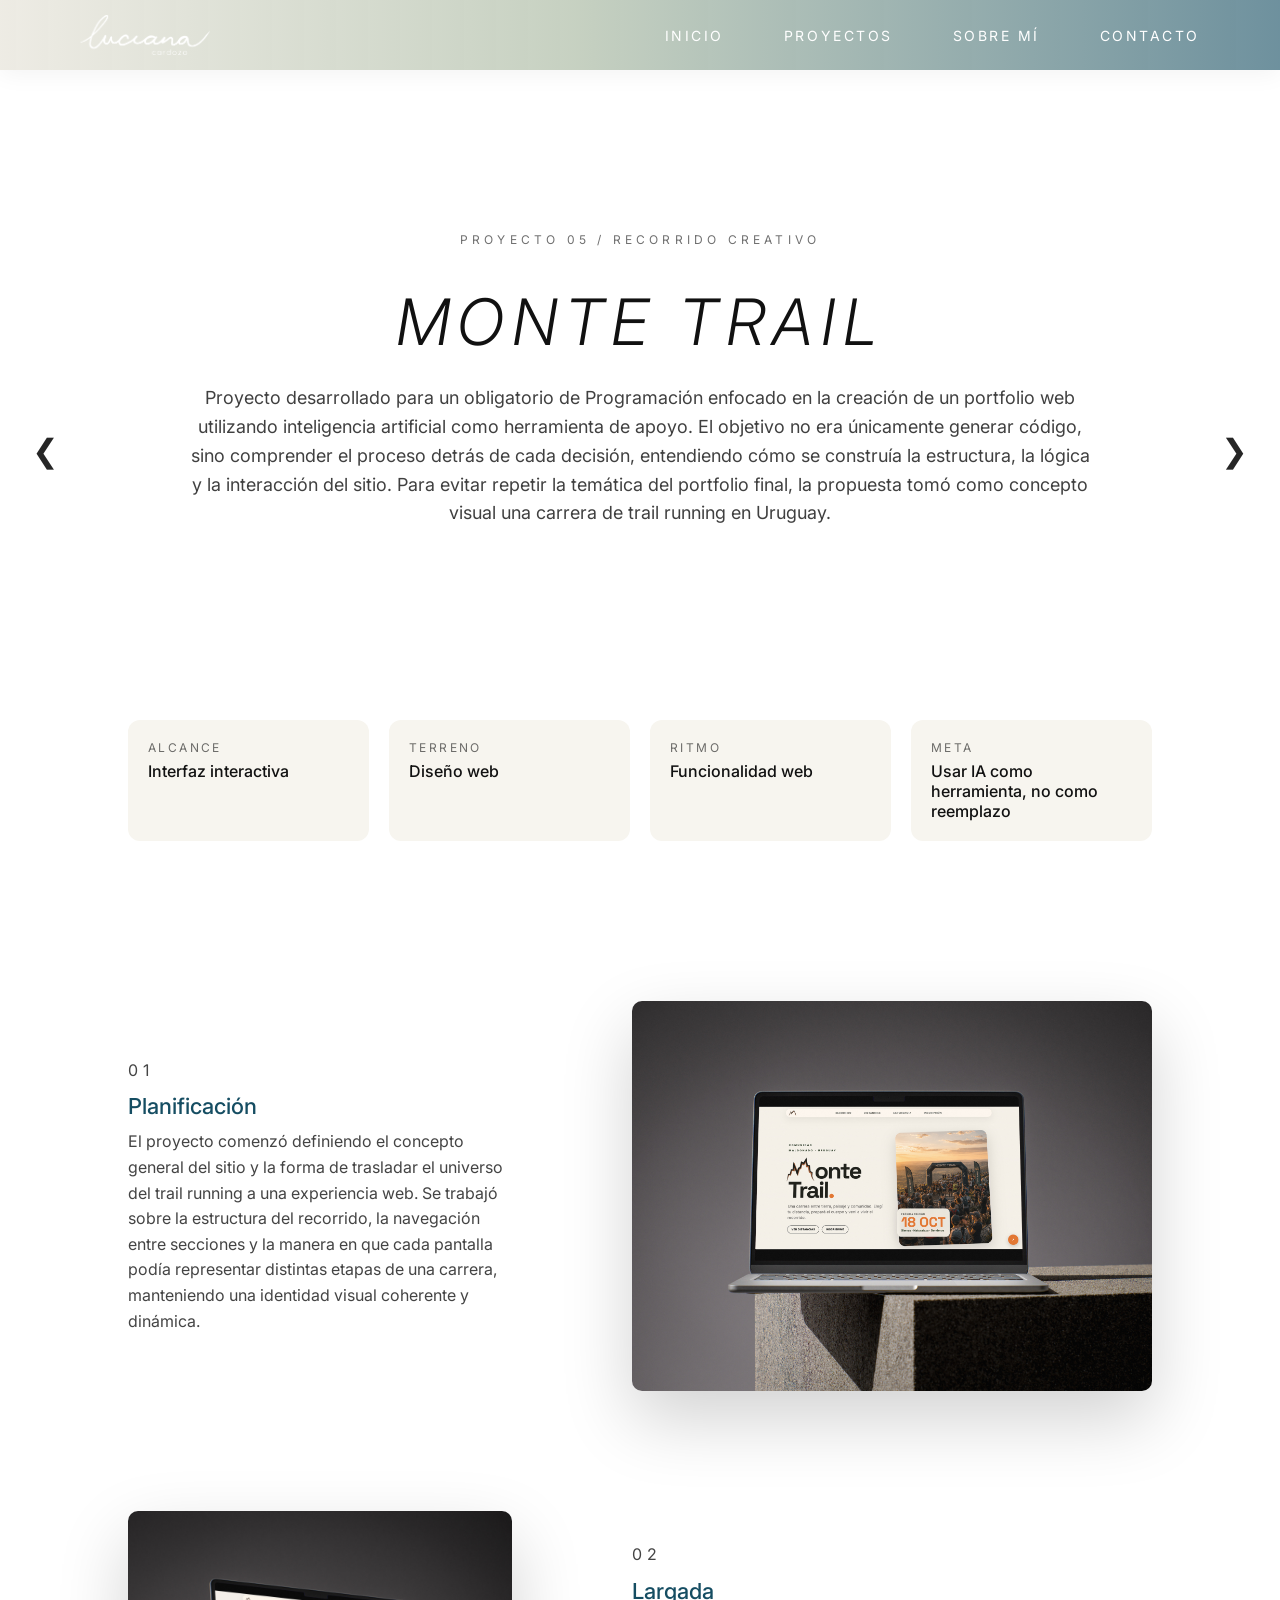
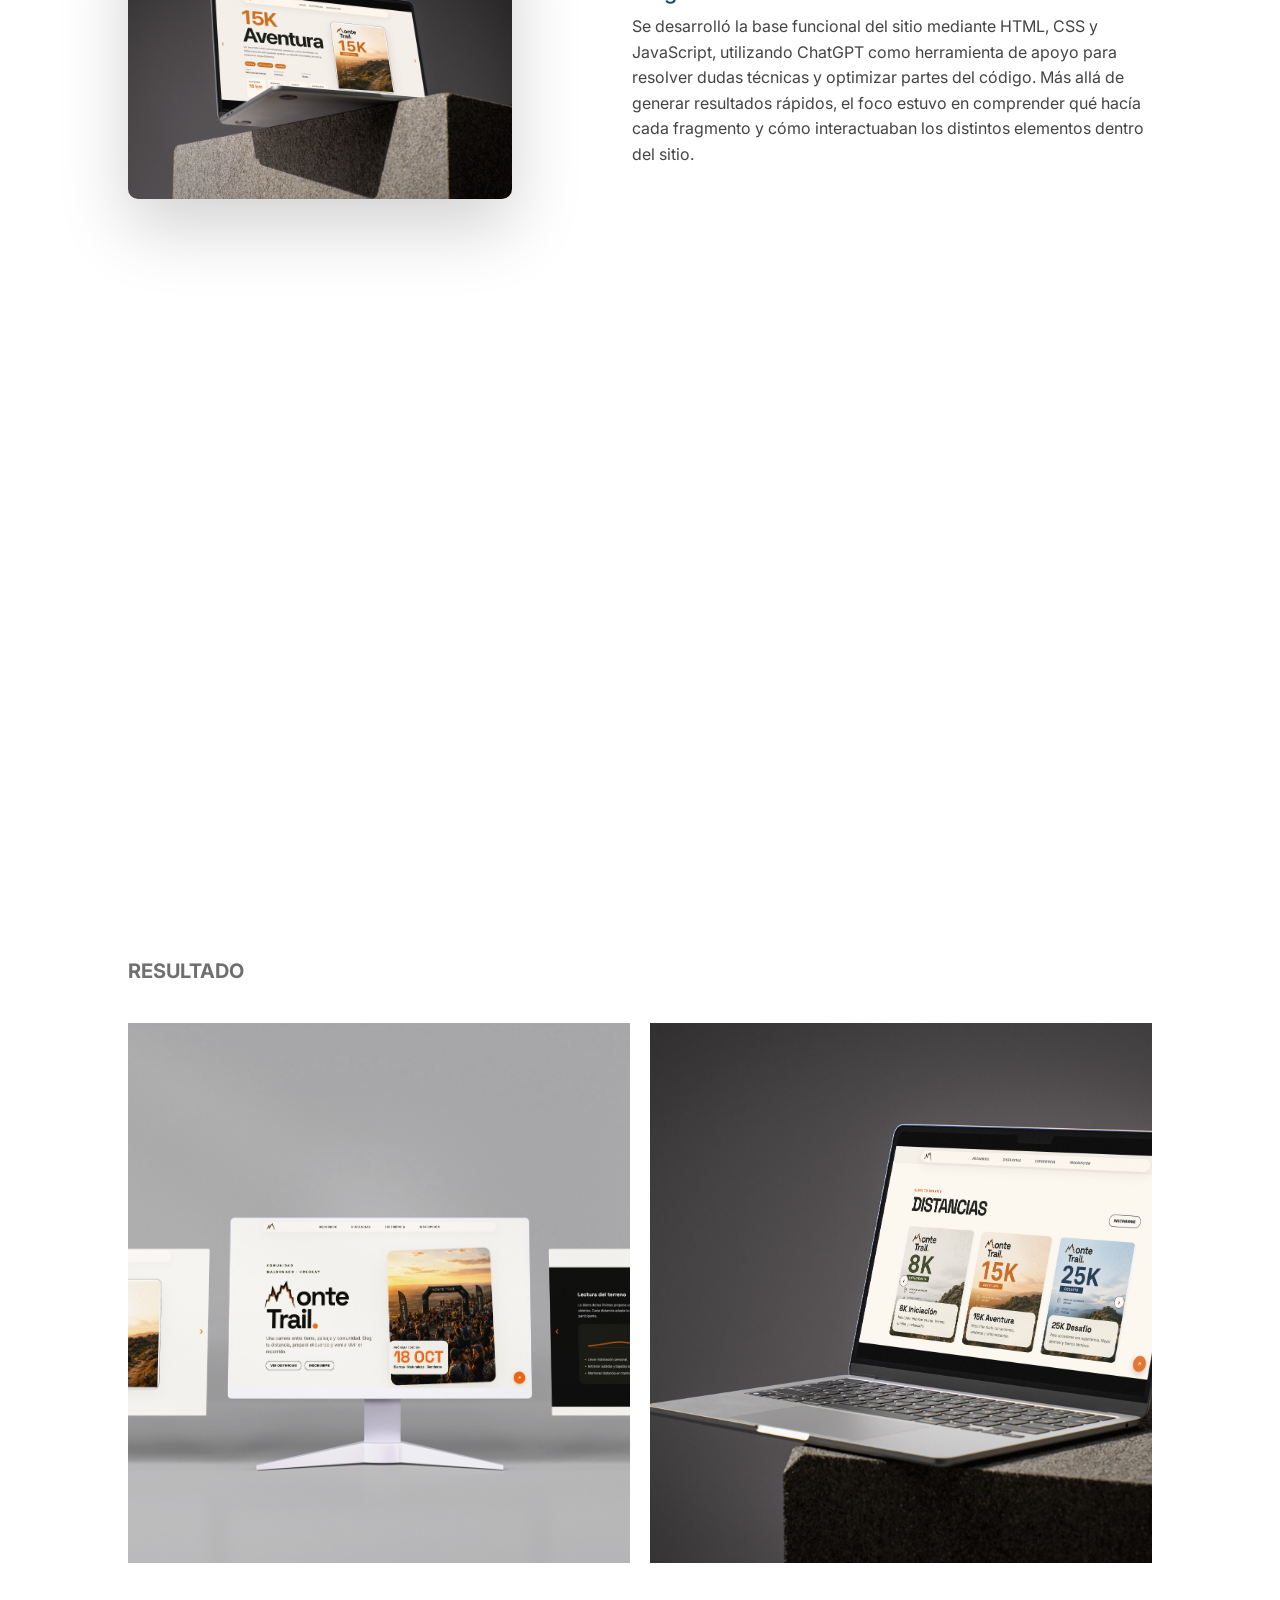
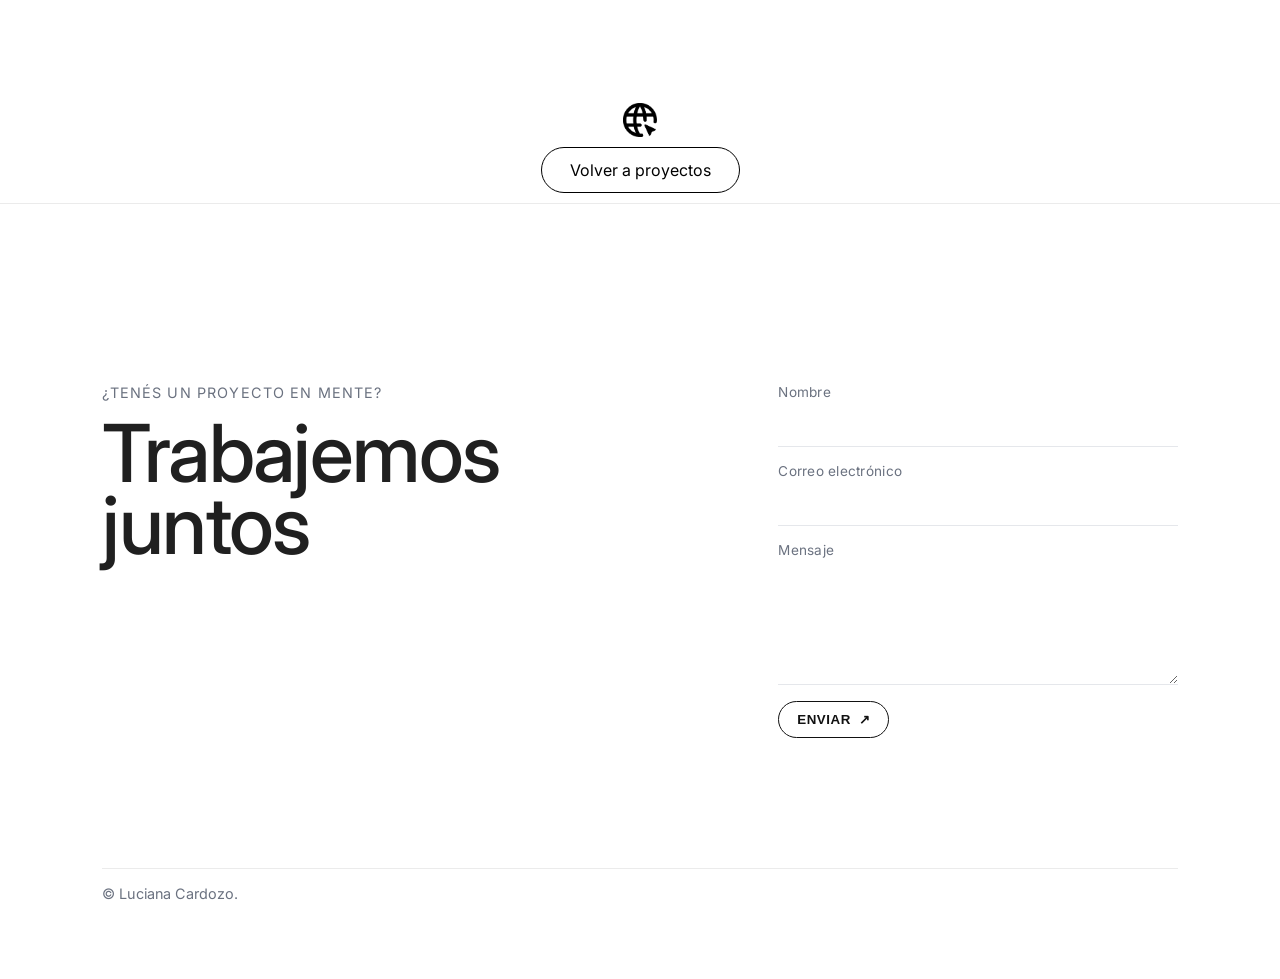
<file: HTML/proyecto6.html>
<!DOCTYPE html>
<html lang="es">

<head>
    <meta charset="UTF-8">
    <meta name="viewport" content="width=device-width, initial-scale=1.0">
    <title>Proyecto 03 | Luciana Cardozo</title>

    <link rel="stylesheet" href="../estilos.css">
    <link rel="stylesheet" href="../CSS/proyectos.css">

    <link
        href="https://fonts.googleapis.com/css2?family=Inter:wght@300;400;500;600&family=Cormorant+Garamond:ital,wght@0,400;0,500;1,400;1,500&display=swap"
        rel="stylesheet">
</head>

<body class="project-page">

    <header>
        <nav class="nav-bar">
            <a href="/index.html" class="nav-logo" aria-label="Inicio">
                <img src="/imgs/LOGO COMPLETO.webp" alt="Logo" class="logo-img" />
            </a>

            <button class="menu-toggle" type="button" aria-label="Abrir menú" aria-controls="site-menu"
                aria-expanded="false">
                <span></span>
                <span></span>
                <span></span>
            </button>

            <ul id="site-menu" class="nav-menu">
                <li><a href="../index.html">Inicio</a></li>
                <li><a href="proyectos.html">Proyectos</a></li>
                <li><a href="../index.html#sobre-mi">Sobre mí</a></li>
                <li><a href="#contacto">Contacto</a></li>
            </ul>
        </nav>
    </header>

    <main>

        <section class="project-hero">
            <div class="project-hero__content">
                <p class="project-kicker">Proyecto 05 / recorrido creativo</p>

                <h1 class="serif">
                    Monte trail
                </h1>

                <p class="project-intro">
                    Proyecto desarrollado para un obligatorio de Programación enfocado en la creación de un portfolio
                    web utilizando
                    inteligencia artificial como herramienta de apoyo. El objetivo no era únicamente generar código,
                    sino comprender el
                    proceso detrás de cada decisión, entendiendo cómo se construía la estructura, la lógica y la
                    interacción del sitio. Para
                    evitar repetir la temática del portfolio final, la propuesta tomó como concepto visual una carrera
                    de trail running en
                    Uruguay. </p>
            </div>
        </section>

        <section class="project-race-card" aria-label="Ficha del proyecto">
            <div class="race-card__item">
                <span>Alcance</span>
                <strong>Interfaz interactiva</strong>
            </div>

            <div class="race-card__item">
                <span>Terreno</span>
                <strong>Diseño web</strong>
            </div>

            <div class="race-card__item">
                <span>Ritmo</span>
                <strong>Funcionalidad web</strong>
            </div>

            <div class="race-card__item">
                <span>Meta</span>
                <strong>Usar IA como herramienta, no como reemplazo</strong>
            </div>
        </section>

        <section class="project-route">

            <article class="route-step route-step--aligned-grid">
                <div class="route-step__text">
                    <p class="step-number">01</p>
                    <h2>Planificación</h2>
                    <p>
                        El proyecto comenzó definiendo el concepto general del sitio y la forma de trasladar el universo
                        del trail running a una
                        experiencia web. Se trabajó sobre la estructura del recorrido, la navegación entre secciones y
                        la manera en que cada
                        pantalla podía representar distintas etapas de una carrera, manteniendo una identidad visual
                        coherente y dinámica.
                    </p>
                </div>

                <div class="route-step__image">
                    <div class="boceto-mockup boceto-mockup--clean">
                        <div class="boceto-wrapper">
                            <img src="/imgs/Monte trail/Mockups/Pantalla principalMockuo anima.jpg"
                                alt="Mockup de página principal en laptop">
                        </div>

                        <div class=" boceto-caption boceto-caption--right">

                        </div>
                    </div>
                </div>
            </article>

            <article class="route-step route-step--aligned-grid">
                <div class="route-step__image">
                    <div class="boceto-mockup boceto-mockup--clean">
                        <div class="boceto-wrapper">
                            <img src="/imgs/Monte trail/Mockups/Pantalla 15km.jpg"
                                alt="Mockup de página principal en laptop">
                        </div>

                        <div class="boceto-caption boceto-caption--right">

                        </div>
                    </div>
                </div>

                <div class="route-step__text">
                    <p class="step-number">02</p>
                    <h2>Largada</h2>
                    <p>
                        Se desarrolló la base funcional del sitio mediante HTML, CSS y JavaScript, utilizando ChatGPT
                        como
                        herramienta de apoyo para resolver dudas técnicas y optimizar partes del código. Más allá de
                        generar resultados rápidos, el foco estuvo en comprender qué hacía cada fragmento y cómo
                        interactuaban los distintos
                        elementos dentro del sitio.
                    </p>
                </div>
            </article>

            <article class="route-step route-step--aligned-grid">
                <div class="route-step__text">
                    <p class="step-number">03</p>
                    <h2>Resultado gráfico</h2>
                    <p>
                        El resultado fue una experiencia web interactiva inspirada en el trail running, donde el scroll
                        se transforma en recorrido y cada sección funciona como una etapa dentro de la carrera. La
                        propuesta combinó
                        diseño visual, programación e inteligencia artificial para construir una navegación inmersiva,
                        manteniendo siempre el
                        entendimiento del proceso como
                        parte central del aprendizaje.</p>
                </div>

                <div class="route-step__image">
                    <div class="boceto-mockup boceto-mockup--clean">
                        <div class="boceto-wrapper">
                            <img src="/imgs/Monte trail/Mockups/Pantalla distancias.jpg"
                                alt="Catálogo de productos del ecommerce con filtros aplicados">
                        </div>

                        <div class="boceto-caption boceto-caption--right">

                        </div>
                    </div>
                </div>
            </article>

        </section>

        <section class="project-gallery">
            <div class="project-section-title">
                <h2>RESULTADO</h2>
            </div>

            <div class="gallery-grid">
                <figure class="gallery-item--large">
                    <div class="image-placeholder">
                        <img src="/imgs/Monte trail/Mockups/tres pantallas.jpg" alt="Bolsas con temática navideña">
                    </div>
                </figure>

                <figure class="gallery-item--large">
                    <div class="image-placeholder">
                        <img src="/imgs/Monte trail/Mockups/Pantalla distancias.jpg"
                            alt="Tarjeta navideña con postres de fondo">
                    </div>
                </figure>
            </div>
        </section>

        <section class="project-closing">

            <a href="https://monte-trail.netlify.app/" class="behance-link" target="_blank"
                aria-label="Ver Web del proyecto">
                <img src="/imgs/icons/1x/Web.png" alt="Behance">
            </a>
            <a href="proyectos.html" class="project-back-link">Volver a proyectos</a>

        </section>

    </main>

    <a class="project-nav prev" href="proyecto5.html" aria-label="Proyecto anterior">
        <span>&#10094;</span>
    </a>

    <a class="project-nav next" href="/index.html" aria-label="Inicio">
        <span>&#10095;</span>
    </a>

    <footer id="contacto" class="footer-contact">
        <div class="footer__inner">
            <!-- Columna izquierda: claim grande -->
            <div class="footer__cta">
                <p class="footer__eyebrow">¿Tenés un proyecto en mente?</p>
                <h4 class="footer__title">Trabajemos<br>juntos</h4>

                <!-- Flecha para hacer scroll al form en mobile -->

            </div>

            <!-- Columna derecha: datos + form -->
            <div class="footer__side">

                <!-- Form Netlify -->
                <form name="contacto" method="POST" data-netlify="true" netlify-honeypot="bot-field"
                    class="contact-form" id="contact-form">
                    <!-- importante para Netlify: -->
                    <input type="hidden" name="form-name" value="contacto">
                    <!-- honeypot -->
                    <p class="hidden">
                        <label>Don’t fill this out if you’re human: <input name="bot-field"></label>
                    </p>

                    <div class="field">
                        <label for="nombre">Nombre</label>
                        <input id="nombre" name="name" type="text" autocomplete="name" required>
                    </div>

                    <div class="field">
                        <label for="email">Correo electrónico</label>
                        <input id="email" name="email" type="email" inputmode="email" autocomplete="email" required>
                    </div>

                    <div class="field">
                        <label for="mensaje">Mensaje</label>
                        <textarea id="mensaje" name="message" rows="5" required></textarea>
                    </div>

                    <button type="submit" class="btn-submit">
                        Enviar
                        <span class="btn-submit__icon" aria-hidden="true">↗</span>
                    </button>

                    <!-- mensaje de estado -->
                    <p id="form-status" class="form-status" role="status" aria-live="polite"></p>
                </form>
            </div>
        </div>

        <div class="footer__bottom">
            <p>© <span id="year"></span> Luciana Cardozo.</p>
        </div>
    </footer>
    <script src="../codigo.js"></script>
    <script src="../JS/proyectos.js"></script>
</body>

</html>
</file>
<file: estilos.css>
html{
  width:100%;
  max-width:100%;
  overflow-x:clip;
}
:root {
  --naranja: #DF783C;
  --verde: #96a28f;
  --beige: #E7E4DA;
  --azul-oscuro: #154D62;
  --azul: #1F5E9D;
}

*{
  margin:0;
  padding:0;
  box-sizing:border-box;
}

body{
  width:100%;
  max-width:100%;
  overflow-x:clip;
  font-family: "Inter", sans-serif;
  background: var(--beige);
  color:#111;
}


header{
  position:fixed;
  top:0;
  left:0;
  width:100%;
  z-index:100;
  height:70px;
  padding:0 24px;
  display:flex;
  align-items:center;
}

header.scrolled{
  background: linear-gradient(
    90deg,
    rgba(231,228,218,0.72) 0%,
    rgba(168,184,160,0.65) 45%,
    rgba(21,77,98,0.62) 100%
  );

  backdrop-filter: blur(12px);
  -webkit-backdrop-filter: blur(12px);
height: 70px;
  box-shadow: 0 4px 25px rgba(0,0,0,0.05);
}

.nav-bar{
  width:100%;
  max-width:1200px;
  margin:0 auto;
  padding:20px 40px;
  display:flex;
  align-items:center;
  justify-content:flex-start;
}

.nav-menu{
  display:flex;
  gap:60px;
  list-style:none;
  margin:0 0 0 auto;
  padding:0;
}

.nav-menu a{
  text-decoration:none;
  text-transform:uppercase;
  letter-spacing:0.18em;
  font-size:14px;
  color:#ffffff;
  font-weight:400;
}

.nav-menu a:hover{ color: var(--text-100); }

.nav-menu a[aria-current="page"],
.nav-menu a.active{
  color: var(--text-100, #ffffff);
  font-weight:700;
}

.nav-menu li a{
  color:#ffffff;
}

.logo-img{
  width: 130px; 
  height: 130px; 
  display: block;
  object-fit:contain;
}


.logo{
  font-family:"Cormorant Garamond", serif;
  font-size:30px;
  color:#ffffff;
  font-weight:600;
}


.menu-toggle{
  display:none;
  width:42px;
  height:42px;
  border:0;
  background:transparent;
  cursor:pointer;
  position:relative;
  z-index:120;
}

.menu-toggle span{
  display:block;
  width:26px;
  height:2px;
  background:#ffffff;
  margin:6px auto;
  transition:transform .3s ease, opacity .3s ease;
}

.menu-toggle.active span:nth-child(1){
  transform:translateY(8px) rotate(45deg);
}

.menu-toggle.active span:nth-child(2){
  opacity:0;
}

.menu-toggle.active span:nth-child(3){
  transform:translateY(-8px) rotate(-45deg);
}


.hero{
  position:relative;
  width:100%;
  height:100vh;
  display:flex;
  align-items:center;
  justify-content:center;
  text-align:center;
  padding:0 5vw;
  overflow:hidden;
  color:#fff;
  background:
    radial-gradient(circle at 16% 64%, rgba(223,120,60,0.95) 0%, rgba(223,120,60,0.48) 24%, transparent 52%),
    radial-gradient(circle at 48% 45%, rgba(168,184,160,0.95) 0%, rgba(168,184,160,0.55) 32%, transparent 58%),
    radial-gradient(circle at 82% 38%, rgba(21,77,98,0.94) 0%, rgba(21,77,98,0.58) 34%, transparent 62%),
    linear-gradient(90deg, #f2c27b 0%, #8fa287 45%, #154d62 100%);
  background-size:180% 180%;
  animation:heroGradientMove 18s ease-in-out infinite;
}

.hero::before{
  content:"";
  position:absolute;
  inset:0;
  background:
    radial-gradient(circle at 28% 82%, rgba(0,0,0,0.42) 0%, transparent 46%),
    radial-gradient(circle at 80% 84%, rgba(255,255,255,0.24) 0%, transparent 38%),
    linear-gradient(180deg, rgba(255,255,255,0.08) 0%, rgba(0,0,0,0.18) 100%);
  mix-blend-mode:multiply;
  opacity:0.72;
  pointer-events:none;
}

.hero::after{
  content:"";
  position:absolute;
  inset:-20%;
  background:
    radial-gradient(circle at 35% 35%, rgba(255,255,255,0.22) 0%, transparent 34%),
    radial-gradient(circle at 70% 62%, rgba(255,255,255,0.16) 0%, transparent 36%);
  filter:blur(48px);
  opacity:0.45;
  pointer-events:none;
}

.hero > *{
  position:relative;
  z-index:2;
}

@keyframes heroGradientMove{
  0%{ background-position:0% 50%; }
  50%{ background-position:100% 50%; }
  100%{ background-position:0% 50%; }
}


.hero-content{
  max-width:1300px;
}

.hero-intro{
  position:relative;
  min-height:100vh;
  width:100%;
  display:flex;
  flex-direction:column;
  align-items:center;
  justify-content:center;
  text-align:center;
}

.hero-rotating-text{
  position:relative;
  height:34px;
  width:100%;
  margin-bottom:34px;
  overflow:hidden;
}

.hero-rotating-text .word{
  position:absolute;
  top:0;
  left:50%;
  transform:translateX(-50%) translateY(18px);
  opacity:0;
  font-family:"Inter", sans-serif;
  color:rgba(255,255,255,0.82);
  letter-spacing:0.46em;
  text-transform:uppercase;
  font-size:clamp(15px, 1.25vw, 22px);
  font-weight:400;
  white-space:nowrap;
  transition:opacity .55s ease, transform .55s ease;
}

.hero-rotating-text .word.active{
  opacity:1;
  transform:translateX(-50%) translateY(0);
}

.hero-main-title{
  font-size:clamp(112px, 11vw, 172px) !important;
  line-height:1.1 !important; /* Adjusted line-height for better readability on smaller screens */
  letter-spacing:-0.05em !important;
  font-weight:500 !important;
  margin:0 !important;
  transition:opacity .55s ease, transform .55s ease;
}

.hero-main-title.hide{
  opacity:0;
  transform:translateY(-28px);
}
.hero-main-subtitle.hide{
  opacity:0;
  transform:translateY(-28px);
}

.hero-scroll-content{
  position:absolute;
  inset:0;
  display:flex;
  flex-direction:column;
  align-items:center;
  justify-content:center;
  padding:0 6vw;
  opacity:0;
  pointer-events:none;
  transition:opacity .65s ease;
}

.hero-scroll-content.show{
  opacity:1;
  pointer-events:auto;
}

.hero-story{
  font-family:"Inter", sans-serif;
  text-align:center;
  font-size:clamp(32px, 2vw, 50px);
  line-height:1.55;
  letter-spacing:0.10em;
  font-weight:300;
  text-transform:uppercase;
  margin-bottom:15px;
  color:#ffffff;
}



.hero h1{
  font-family:"Inter", sans-serif;
  text-align:center;
  font-size:clamp(32px, 2vw, 64px);
  line-height:1.55;
  letter-spacing:0.10em;
  font-weight:300;
  text-transform:uppercase;
  /* margin:0 auto; */
  margin-bottom: 15px;
  color:#ffffff;
}



.serif{
  display:inline-block;
  font-family:"Playwrite DK Loopet", sans-serif;
  font-style:italic;
  font-weight:400;
  font-size:1.5em;
  line-height:0;
  letter-spacing:-0.03em;
  text-transform:lowercase;
  position:relative;
  top: 0.10em;
  
}


.hero-main-subtitle{
  font-family:"Inter", sans-serif;
  color:rgba(255,255,255,0.7);
  margin:0 0 28px;
  letter-spacing:0.46em;
  text-transform:uppercase;
  font-size:15px;
  font-weight:400;
  margin-top: 25px;
}
.subtitle{
  font-family:"Inter", sans-serif;
  color:rgba(255,255,255,0.7);
  margin:0 0 28px;
  letter-spacing:0.46em;
  text-transform:uppercase;
  font-size:15px;
  font-weight:400;
}

.hero-content a.subtitle{
  margin-top: 25px;
  text-decoration: none;
  user-select: none;
  
} 

.hero-content a.subtitle:hover{
  color:black;
}


.hero-content a.subtitle:visited {
  color: inherit;
}


.hero-content::after{
  content:"";
  display:block;
  width:64px;
  height:1px;
  margin:26px auto 0;
  background:rgba(255,255,255,0.6);
}

.hero-intro::after{
  display:none;
}

.hero-scroll-content::after{
  content:"";
  display:block;
  width:64px;
  height:1px;
  margin:26px auto 0;
  background:rgba(255,255,255,0.6);
}

.intro{
  max-width:560px;
  line-height:1.7;
  color:rgba(255,255,255,0.86);
  margin:0 auto;
}

.race{
  height:380vh;
}

.horizontal{
  position:sticky;
  top:0;
  height:100vh;
  display:flex;
  align-items:center;
  width:600vw;
  padding:0 10vw;
  overflow:visible;
  will-change:transform;
}

.line-container{
  position:absolute;
  width:600vw;
  height:100%;
  top:0;
  left:0;
  pointer-events:none;
  overflow:visible;

}

.line-container{
  z-index:1;
}

#line{
  opacity:0.85;
}

#line{
  fill:none;
  stroke:var(--azul-oscuro);

    stroke-width: 4;
    stroke-linecap: round;
    stroke-linejoin: round;
}

.checkpoint{
   font-family:"Inter", sans-serif;
  min-width:340px;
  margin:0 180px;
  position:relative;
  z-index:3;
  padding:24px 28px;
  border-radius:24px;
  background:rgba(231,228,218,0.82);
  backdrop-filter:blur(8px);
  opacity:0;
  transform:translateY(60px) scale(0.96);
  filter:blur(6px);
  transition:
    opacity .8s ease,
    transform .8s cubic-bezier(0.22, 1, 0.36, 1),
    filter .8s ease;
}

.checkpoint h2{
  color: #202020;
  display:inline-block;
  font-family:"Playwrite DK Loopet", sans-serif;
  font-style:italic;
  font-size:clamp(32px, 2vw, 64px);
  font-weight:500;
  letter-spacing:-0.015em;
  position:relative;
  top: 0.05em;
  text-align:center;
  line-height:1.55;
}


.checkpoint.visible{
  opacity:1;
  transform:translateY(0) scale(1);
  filter:blur(0);
}

.checkpoint:nth-of-type(odd){
  align-self:flex-start;
  margin-top:18vh;
}

.checkpoint:nth-of-type(even){
  align-self:flex-end;
  margin-bottom:18vh;
}

.checkpoint.meta.visible{
  margin-bottom:8vh;
  margin-left:18vh;
}

.big{
  font-size:50px;
  margin-left: 0px;
  font-family:"Playwrite DK Loopet", sans-serif;
  font-weight:400;
  letter-spacing: 0.05em;
  text-align: left;
  text-transform:none;
}

.run{
  color:var(--verde);
}

.design{
  color:var(--azul);
}

.note{
  color:var(--naranja);
}

.cierre{
  height:60vh;
  
  align-items:center;
  justify-content:center;
  text-align:center;
  padding:3vw;
}

.cierre h2{
  font-family:"Inter", sans-serif;
  font-size:clamp(40px,6vw,80px);
}

/* ===== PROYECTOS ===== */
.proyectos-preview{
  position:relative;
  padding:80px 0 120px;
  background:#f5f1e8;
  overflow:hidden;
  width:100%;
  max-width:100vw;
}

.proyectos-header{
  padding:0 10%;
  margin-bottom:40px;
}

.proyecto-card{
  width:320px;
  min-width:320px;
  height:260px;
  border-radius:2px;
  overflow:hidden;
  background:#fff;
  flex-shrink:0;
  position:relative;
  transition:transform .25s ease;
}

.proyectos-header h2{
  font-size:clamp(50px,8vw,100px);
  line-height:0.9;
}

.proyectos-header p{
  margin-top:15px;
  color:#666;
}

.proyecto-card a{
  text-decoration:none;
  user-select:none;
  color:inherit;
  display:block;
  width:100%;
  height:100%;
  position:relative;
}

.proyectos-track{
  display:flex;
  gap:24px;
  padding:0 10% 24px;
  overflow-x:auto;
  overflow-y:hidden;
  scroll-behavior:smooth;
  scrollbar-width:none;
  -ms-overflow-style:none;
  max-width:100%;
  overscroll-behavior-x:contain;
}

.proyectos-track::-webkit-scrollbar{
  display:none;
}

.proyecto-card:hover{
  transform:translateY(-4px);
}

.proyecto-img{
  height:100%;
  width:100%;
  overflow:hidden;
  background:#f4f4f4;
}

.proyecto-img img{
  width:100%;
  height:100%;
  object-fit:cover;
  object-position:center;
  display:block;
  transition:transform .45s ease, filter .45s ease;
}

.proyecto-card:hover .proyecto-img img{
  transform:scale(1.04);
  filter:brightness(.45);
}

.proyecto-card h3{
  position:absolute;
  left:24px;
  bottom:58px;
  z-index:2;
  padding:0;
  max-width:calc(100% - 48px);
  color:#fff;
  font-size:24px;
  line-height:1.05;
  font-weight:600;
  opacity:0;
  transform:translateY(12px);
  transition:opacity .3s ease, transform .3s ease;
}

.proyecto-card p{
  position:absolute;
  left:24px;
  bottom:26px;
  z-index:2;
  padding:0;
  max-width:calc(100% - 48px);
  color:rgba(255,255,255,.78);
  font-size:13px;
  line-height:1.3;
  letter-spacing:.08em;
  text-transform:uppercase;
  opacity:0;
  transform:translateY(12px);
  transition:opacity .3s ease .04s, transform .3s ease .04s;
}

.proyecto-card:hover h3,
.proyecto-card:hover p{
  opacity:1;
  transform:translateY(0);
}

/* botón para ir a la página general de proyectos */
.ver-mas-wrapper{
  width:100%;
  display:flex;
  justify-content:center;
  margin-top:55px;
  padding:0 10%;
}

.ver-mas-btn{
  display:inline-flex;
  align-items:center;
  justify-content:center;
  padding:15px 28px;
  border:1px solid rgba(0,0,0,.14);
  text-decoration:none;
  color:#111;
  font-size:13px;
  letter-spacing:.12em;
  text-transform:uppercase;
  background:transparent;
  transition:
    background .3s ease,
    color .3s ease,
    border-color .3s ease,
    transform .3s ease;
}

.ver-mas-btn:hover{
  background:#111;
  color:#fff;
  border-color:#111;
  transform:translateY(-2px);
}

.ver-mas-btn:visited{
  color:#111;
}

.ver-mas-btn:hover:visited{
  color:#fff;
}

/* flechas interactivas */
.arrow{
  position:absolute;
  top:58%;
  width:36px;
  height:36px;
  border-radius:50%;
  border:1px solid rgba(0,0,0,0.2);
  background:rgba(245,241,232,0.72);
  backdrop-filter:blur(8px);
  cursor:pointer;
  display:flex;
  align-items:center;
  justify-content:center;
  z-index:10;
}

.arrow::before{
  content:"";
  width:10px;
  height:10px;
  border-top:2px solid rgba(0,0,0,0.5);
  border-right:2px solid rgba(0,0,0,0.5);
}

.arrow-left{
  left:20px;
}

.arrow-left::before{
  transform:rotate(-135deg);
}

.arrow-right{
  right:20px;
}

.arrow-right::before{
  transform:rotate(45deg);
}

/* palabra destacada en serif */


@media (max-width: 768px){
  .hide-on-mobile{
    display:none;
  }

  .nav-bar{
    padding:18px 24px;
  }

  .menu-toggle{
    display:block;
    margin-left:auto;
  }

  .nav-menu{
    position:fixed;
    top:0;
    right:0;
    width:100%;
    height:100vh;
    display:flex;
    flex-direction:column;
    align-items:center;
    justify-content:center;
    gap:34px;
    background:rgba(21,77,98,0.9);
    backdrop-filter:blur(16px);
    transform:translateX(100%);
    opacity:0;
    pointer-events:none;
    transition:all .35s ease;
    z-index:110;
  }

  .nav-menu.active{
    transform:translateX(0);
    opacity:1;
    pointer-events:auto;
  }

  .nav-menu a{
    font-size:18px;
    letter-spacing:0.22em;
  }

  .hero-main-title{
    font-size:clamp(58px, 18vw, 92px) !important;
  }

 

  .hero-rotating-text .word{
    font-size:13px;
    letter-spacing:0.28em;
  }

  /* HOME MOBILE: recorrido vertical por checkpoints */
  .race{
    height:auto;
    min-height:auto;
    padding:80px 0 90px;
    background:var(--beige);
  }

  .horizontal{
    position:relative;
    top:auto;
    height:auto;
    width:100%;
    display:flex;
    flex-direction:column;
    align-items:stretch;
    gap:34px;
    padding:0 20px;
    transform:none !important;
    overflow:hidden;
  }

  .line-container{
    display:none !important;
  }

  .checkpoint{
    width:min(82vw, 360px);
    min-width:0;
    margin:0 !important;
    padding:22px 22px;
    border-radius:22px;
    background:rgba(255, 255, 255, 0.173);
    box-shadow:0 18px 42px rgba(0,0,0,0.06);
  }

  .checkpoint:nth-of-type(odd){
    align-self:flex-start;
  }

  .checkpoint:nth-of-type(even){
    align-self:flex-end;
  }

  .checkpoint h2{
    font-size:clamp(30px, 11vw, 46px);
    line-height:1.15;
  }

  .checkpoint p,
  .checkpoint .note{
    font-size:15px;
    line-height:1.55;
  }

  .checkpoint.meta.visible{
    margin:0 !important;
  }

  .ver-mas-wrapper{
    margin-top:40px;
    padding:0 20px;
  }

  .ver-mas-btn{
    width:100%;
    max-width:320px;
  }
}


.footer-contact{
  padding: clamp(60px, 16vw, 180px) 8% clamp(32px, 6vw, 80px);
  background: #fff;
  border-top: 1px solid rgba(0,0,0,.08);
}
.footer__inner{
  max-width: 1200px;
  margin: 0 auto;
  display: grid;
  grid-template-columns: 1.2fr .8fr;
  align-items: start;
  gap: clamp(32px, 6vw, 80px);
}

.footer__eyebrow{
  font-size: .9rem;
  letter-spacing: .08em;
  text-transform: uppercase;
  color: var(--text-300, #6b7280);
  margin-bottom: 1rem;
}
.footer__title{
  font-size: clamp(10px, 10vw, 80px);
  line-height: .9;
  letter-spacing: -0.02em;
  font-weight: 500;
  color:#202020;
  word-break: break-word;
}

.footer__side{ display: grid; gap: 24px; }
.footer__metaTitle{
  font-size: .95rem;
  text-transform: uppercase;
  letter-spacing: .08em;
  color: var(--text-300, #6b7280);
  margin-bottom: .5rem;
}
.footer__links{ list-style: none; padding: 0; display: grid; gap: .35rem; }
.footer__links a{
  color: var(--ink, #111);
  text-decoration: none;
  border-bottom: 1px solid transparent;
  transition: border-color .2s ease, color .2s ease;
}
.footer__links a:hover{ color: var(--brand, #111); border-color: currentColor; }

/* Form */
.contact-form{ display: grid; gap: 16px; }
.hidden{ display:none !important; }

.field{ display: grid; gap: 6px; }
.field label{
  font-size: .85rem;
  color: var(--text-300, #6b7280);
  letter-spacing: .02em;
}
.field input,
.field textarea{
  width: 100%;
  background: #fff;
  border: 0;
  border-bottom: 1.5px solid #e5e7eb;
  padding: 10px 2px;
  font: inherit;
  color: var(--ink, #111);
  transition: border-color .2s ease, background .2s ease, box-shadow .2s ease;
}
.field input:focus,
.field textarea:focus{
  outline: none;
  border-color: var(--brand, #111);
  box-shadow: 0 5px 18px rgba(0,0,0,.06);
}

/* Botón */
.btn-submit{
  justify-self: start;
  display: inline-flex;
  gap: 8px;
  align-items: center;
  border: 1.5px solid var(--ink, #111);
  background: #fff;
  color: var(--ink, #111);
  border-radius: 999px;
  padding: 10px 18px;
  font-weight: 700;
  letter-spacing: .04em;
  text-transform: uppercase;
  cursor: pointer;
  transition: transform .15s ease, background .25s ease, color .25s ease, box-shadow .25s ease;
}
.btn-submit__icon{ display:inline-block; transition: transform .25s ease; }
.btn-submit:hover{ transform: translateY(-2px); background: var(--ink, #111); color: #fff; }
.btn-submit:hover .btn-submit__icon{ transform: translate(2px,-2px) rotate(8deg); }
.btn-submit:active{ transform: translateY(0); }

/* Estado del formulario */
.form-status{
  min-height: 20px;
  font-size: .95rem;
  color: var(--text-300, #6b7280);
  margin-top: 4px;
}

/* Línea inferior */
.footer__bottom{
  max-width: 1200px;
  margin: clamp(40px, 8vw, 90px) auto 0;
  padding-top: 16px;
  border-top: 1px solid rgba(0,0,0,.08);
  color: var(--text-300, #6b7280);
  text-align: left;
  font-size: .9rem;
}



/* WhatsApp Floating Icon (minimal) */
.whatsapp-fab{
  position: fixed;
  right: clamp(14px, 2vw, 24px);
  bottom: calc(env(safe-area-inset-bottom, 0) + clamp(14px, 2vw, 24px));
  z-index: 9999;
  display: inline-flex;
  align-items: center;
  justify-content: center;
  width: 60px;
  height: 60px;
  border-radius: 50%;
  background: #25D366;
  box-shadow: 0 8px 24px rgba(0,0,0,.25);
  transition: transform .2s ease, box-shadow .25s ease, background .25s ease;
}

.whatsapp-fab .wa-icon{
  width: 32px;
  height: 32px;
  object-fit: contain;
  pointer-events: none;
}

.whatsapp-fab:hover{
  transform: scale(1.08);
  box-shadow: 0 12px 32px rgba(0,0,0,.35);
  background: #20ba5a;
}
.whatsapp-fab:active{
  transform: scale(0.96);
}

/* // Navegación entre proyectos (flechas fijas) */
.project-nav {
  position: fixed;
  top: 50%;
  transform: translateY(-50%);
  z-index: 50;
  color: black;
  font-size: 32px;
  font-weight: 300;
  text-decoration: none;
  opacity: 0.85;
  transition: opacity .2s, transform .2s;
  padding: 12px;
}

.project-nav:hover {
  opacity: 1;
  transform: translateY(-50%) scale(1.12);
}

.project-nav.prev {
  left: 20px;
}

.project-nav.next {
  right: 20px;
}

.project-nav span {
  display: inline-block;
  line-height: 1;
}


/* ===== HOME: 4 PROYECTOS SIN SCROLL ===== */
.proyectos-preview .arrow{
  display:none !important;
}

.proyectos-preview .proyectos-track{
  width:100%;
  display:grid !important;
  grid-template-columns:repeat(4, minmax(0, 1fr));
  gap:28px;
  padding:0 9vw 24px;
  overflow:visible !important;
}

.proyectos-preview .proyecto-card{
  width:100% !important;
  min-width:0 !important;
  height:auto;
  aspect-ratio:1.22 / 1;
  flex-shrink:1;
}

.proyectos-preview .proyecto-img{
  height:100%;
}

@media (min-width:769px) and (max-width:1100px){
  .proyectos-preview .proyectos-track{
    grid-template-columns:repeat(2, minmax(0, 1fr));
    padding:0 8vw 24px;
  }
}

@media (max-width:768px){
  .proyectos-preview .proyectos-track{
    grid-template-columns:1fr;
    gap:22px;
    padding:0 20px 24px;
  }

  .checkpoint.visible:first-of-type{
    background-color: transparent;
    box-shadow: none;
    
  }

  .checkpoint.visible:first-of-type p{
    font-size: clamp(36px, 10vw, 50px);
    text-align: center;
  } 

  .checkpoint.visible h2{
    font-size:clamp(30px, 9vw, 46px);
    padding-bottom: 10px;
  }

  .proyectos-preview .proyecto-card{
    aspect-ratio:1.35 / 1;
  }

  .footer__inner{
    grid-template-columns:1fr;
    gap:42px;
  }

  .footer__title{
    font-size:clamp(52px, 16vw, 74px);
    line-height:0.92;
    letter-spacing:-0.04em;
    word-break:normal;
    overflow-wrap:normal;
    max-width:100%;
  }

  h4.footer-title {
    font-size:10px;
    line-height:0.9;
    letter-spacing:-0.02em;
    font-weight:500;
    color:#202020;
    text-align:center;
  }

  .boceto-caption,
  .boceto-caption--right,
  .boceto-caption--left{
    display:none !important;
    visibility:hidden !important;
    opacity:0 !important;
  }

  
}
</file>
<file: CSS/proyectos.css>
/***** PROJECT PAGE *****/
.project-page{
  background:#ffffff;
  color:#111;
}

/* HERO */
.project-hero{
  min-height:80vh;
  display:flex;
  align-items:center;
  justify-content:center;
  padding:120px 10% 80px;
  text-align:center;
}

.project-hero__content{
  max-width:900px;
}

.project-kicker{
  font-family:"Inter", sans-serif;
  font-size:12px;
  letter-spacing:0.35em;
  text-transform:uppercase;
  opacity:0.6;
  margin-bottom:24px;
}

.project-hero h1{
  font-family:"Inter", sans-serif;
  font-size:clamp(36px,5vw,64px);
  line-height:1.4;
  font-weight:300;
  letter-spacing:0.12em;
  text-transform:uppercase;
}

.project-intro{
  margin-top:24px;
  font-size:18px;
  line-height:1.6;
  opacity:0.8;
}

/* RACE CARD */
.project-race-card{
  display:grid;
  grid-template-columns:repeat(4,1fr);
  gap:20px;
  padding:40px 10%;
  margin-top:-40px;
}

.race-card__item{
  background:#f7f5ef;
  padding:20px;
  border-radius:12px;
}

.race-card__item span{
  font-size:12px;
  letter-spacing:0.2em;
  text-transform:uppercase;
  opacity:0.6;
  display:block;
  margin-bottom:6px;
}

.race-card__item strong{
  font-size:16px;
  font-weight:500;
}

/* ROUTE */
.project-route{
  position:relative;
  padding:120px 10%;
  display:flex;
  flex-direction:column;
  gap:120px;
}

.route-step{
  max-width:420px;
  position:relative;
  z-index:2;

  opacity:0;
  transform:translateY(60px);
  transition:all .8s cubic-bezier(0.22, 1, 0.36, 1);
}

.route-step.visible{
  opacity:1;
  transform:translateY(0);
}

.route-step:nth-child(even){
  align-self:flex-end;
}

.route-step--start{
  display:grid;
  grid-template-columns:minmax(280px, 420px);
  max-width:920px;
  align-items:start;
}

/* GRID ALIGNED VERSION - use only when image must align with text */
.route-step--aligned-grid{
  display:grid;
  grid-template-columns:minmax(320px, 1fr) minmax(420px, 520px);
  gap:120px;
  width:100%;
  max-width:1200px;
  margin:0 auto;
  align-items:center;
}

.route-step--aligned-grid .route-step__text{
  position:relative;
  z-index:2;
}

.route-step--aligned-grid .route-step__image{
  position:relative;
  display:flex;
  justify-content:flex-start;
  align-items:center;
  width:100%;
}

.route-step--aligned-grid .route-step__image .boceto-mockup{
  position:relative;
  top:auto;
  left:auto;
  right:auto;
  margin:0;
  width:100%;
}

.route-step--aligned-grid .route-step__image .boceto-mockup--clean{
  width:100%;
  max-width:520px;
}

.route-step--start > .boceto-mockup{
  position:absolute;
  top:10px;
  left:calc(80% + 40px);
  width:200px;
  margin-top:-20px;
}

.route-step--start > .boceto-mockup--clean{
  top:-20px;
  left:calc(78% + 50px);
  width:320px;
  margin-top:-10px;
}

.route-step--up{
  position:relative;
}

.route-step--up .bocetos-extra{
  position:absolute;
  top:8px;
  right:calc(100% + 300px);
  display:flex;
  flex-direction:row;
  align-items:flex-start;
  gap:34px;
  width:max-content;
  z-index:3;
}

.route-step--up .bocetos-extra .boceto-mockup{
  position:relative;
  top:auto;
  left:auto;
  right:auto;
  margin:0;
}

.route-step--up .boceto-mockup--bagre{
  width:200px;
}

.route-step--up .boceto-mockup--vaca{
  width:210px;
  margin-top:42px !important;
}

.step-number{
  font-size:12px;
  letter-spacing:0.3em;
  margin-bottom:10px;
  color:#df783c;
}

.route-step h2{
  font-size:22px;
  margin-bottom:10px;
  font-weight:500;
  color:#154d62;
}

.route-step p{
  font-size:16px;
  line-height:1.6;
  color:#444;
}

/* SKETCH MOCKUP */

.boceto-mockup{
  position:relative;
  width:min(260px, 90vw);
  margin:34px auto 0;
}

.boceto-mockup--stacked{
  display:flex;
  flex-direction:column;
  align-items:center;
}

.boceto-wrapper{
  position:relative;
  display:block;
  width:100%;
  transform:rotate(6.5deg);
  transition:transform .4s ease;
}
.boceto-wrapper.lg{
  position:relative;
  display:block;
  width:150%;
  transform:rotate(6.5deg);
  transition:transform .4s ease;
}


.boceto-wrapper:hover{
  transform:rotate(-1deg) scale(1.02);
}

.boceto-wrapper img{
  width:100%;
  display:block;
  border-radius:6px;
  box-shadow:0 24px 60px rgba(0,0,0,0.16);
}


.lg img{
  width:100%;
  display:block;
  border-radius:6px;
  box-shadow:0 24px 60px rgba(0,0,0,0.16);
}



.boceto-wrapper::before{
  content:"";
  position:absolute;
  top:-14px;
  left:50%;
  width:118px;
  height:28px;
  transform:translateX(-50%) rotate(-2deg);
  background:rgba(210,190,140,0.62);
  backdrop-filter:blur(1px);
  border-radius:2px;
  box-shadow:0 3px 8px rgba(0,0,0,0.12);
  z-index:2;
}

.boceto-wrapper::after{
  content:"";
  position:absolute;
  inset:0;
  border-radius:6px;
  background:linear-gradient(135deg, rgba(255,255,255,0.18), rgba(255,255,255,0));
  pointer-events:none;
}

.boceto-caption{
  position:absolute;
  top:50%;
  transform:translateY(-50%);
  font-size:11px;
  line-height:1.4;
  letter-spacing:0.12em;
  text-transform:uppercase;
  color:#777;
  white-space:nowrap;
}

/* CLEAN VERSION */
.boceto-mockup--clean .boceto-wrapper,
.boceto-mockup--clean .boceto-wrapper.lg{
  transform:none !important;
}

.boceto-mockup--clean .boceto-wrapper:hover,
.boceto-mockup--clean .boceto-wrapper.lg:hover{
  transform:scale(1.02) !important;
}

.boceto-mockup--clean .boceto-wrapper::before,
.boceto-mockup--clean .boceto-wrapper::after,
.boceto-mockup--clean .boceto-wrapper.lg::before,
.boceto-mockup--clean .boceto-wrapper.lg::after{
  display:none !important;
  content:none !important;
}

.boceto-mockup--clean img{
  border-radius:10px;
  box-shadow:0 28px 70px rgba(0,0,0,0.18);
}

.boceto-mockup--clean .boceto-caption{
  top:calc(100% + 14px);
  left:50%;
  right:auto;
  transform:translateX(-50%);
  text-align:center;
}
.boceto-caption{
  position:absolute;
  top:50%;
  transform:translateY(-50%);
  font-size:11px;
  line-height:1.4;
  letter-spacing:0.12em;
  text-transform:uppercase;
  color:#777;
  white-space:nowrap;
}

.boceto-caption--right{
  left:calc(100% + 14px);
  text-align:center;
}

.boceto-caption--right.lg{
  left:calc(100% + 120px);
  text-align:center;
}

.boceto-caption--left{
  right:calc(100% + 14px);
  text-align:right;
}

.boceto-caption--bottom{
  position:relative;
  top:auto;
  left:auto;
  right:auto;
  transform:none;
  margin-top:10px;
  text-align:center;
  white-space:normal;
}

.project-gallery{
  padding:120px 10%;
  background:#ffffff;
}



.project-section-title h2{
  font-size:20px;
  margin-top:10px;
    /* letter-spacing:0.3em; */
  text-transform:uppercase;
  opacity:0.6;
}

.gallery-grid{
  display:grid;
  grid-template-columns:1fr 1fr;
  grid-auto-rows:260px;
  gap:20px;
  margin-top:40px;
}

.gallery-item{
  background:rgba(255,255,255,0.05);
  border-radius:12px;
  overflow:hidden;
}

.gallery-item--large{
  grid-row:span 2;
  
}


.gallery-item--large .image-placeholder{
  height:calc((260px * 2) + 20px);
}

.image-placeholder img{
  width:100%;
  height:100%;
  object-fit:cover;
  display:block;
}

.image-placeholder{
  height:270px;
  background:linear-gradient(135deg,#df783c,#154d62);
}

.gallery-item figcaption{
  padding:14px;
  font-size:14px;
  opacity:0.7;
}

/* CLOSING */
.project-closing{
  padding:10px 10%;
  text-align:center;
  
  display:flex;
  flex-direction:column;
  justify-content:center;
  align-items:center;
}

.project-closing p{
  font-size:12px;
  letter-spacing:0.3em;
  text-transform:uppercase;
  opacity:0.6;
}

.project-closing h2{
  font-size:32px;
  margin:20px 0 40px;
}

.project-back-link{
  text-decoration:none;
  border:1px solid #000000;
  padding:12px 28px;
  border-radius:30px;
  color:#000000;
  transition:all .3s ease;
}

.project-back-link:hover{
  background:#b5b5b5;
  color:#000;
}

/* RESPONSIVE */
@media(max-width:768px){
  .project-race-card{
    grid-template-columns:1fr 1fr;
  }

  .gallery-grid{
    grid-template-columns:1fr;
  }

  .route-step{
    align-self:center !important;
  }

  .route-step--start{
    display:block;
    max-width:420px;
  }

  .route-step--aligned-grid{
    display:block;
    max-width:420px;
  }

  .route-step--aligned-grid .route-step__image{
    margin-top:34px;
  }

  .route-step--up .bocetos-extra{
    position:relative;
    top:auto;
    right:auto;
    width:auto;
    margin:28px auto 0;
    justify-content:center;
    flex-wrap:wrap;
  }

  .boceto-mockup--bagre{
    width:min(180px, 78vw);
  }

  .boceto-mockup--vaca{
    width:min(120px, 54vw);
    margin-top:0 !important;
  }

  .boceto-mockup{
    width:min(300px, 86vw);
    margin:34px auto 0;
  }

  .gallery-grid{
    grid-template-columns:1fr;
    grid-auto-rows:auto;
    gap:24px;
  }

  .gallery-item,
  .gallery-item--large{
    grid-column:auto;
    grid-row:auto;
    width:100%;
    margin:0;
  }

  .gallery-item--large{
    min-height:auto;
  }

  .gallery-item--large .image-placeholder,
  .gallery-item .image-placeholder{
    width:100%;
    height:auto;
    aspect-ratio:4 / 5;
    border-radius:24px;
    overflow:hidden;
  }

  .gallery-item--large .image-placeholder img,
  .gallery-item .image-placeholder img{
    width:100%;
    height:100%;
    object-fit:cover;
    display:block;
  }

  .gallery-item figcaption{
    padding:12px 0 0;
  }

  .route-step--start > .boceto-mockup,
  .route-step--start > .boceto-mockup--clean,
  .route-step--up .bocetos-extra,
  .route-step--aligned-grid .route-step__image .boceto-mockup{
    position:relative;
    top:auto;
    left:auto;
    right:auto;
    width:100%;
    max-width:320px;
    margin:32px auto 0;
  }

  .bocetos-extra{
    display:flex;
    flex-direction:column;
    align-items:center;
    gap:24px;
  }

  .boceto-wrapper,
  .boceto-wrapper.lg{
    width:100%;
    transform:none;
  }

  .boceto-wrapper img,
  .boceto-wrapper.lg img{
    width:100%;
    max-width:100%;
    height:auto;
  }
}

/* =========================================================
   TODOS LOS PROYECTOS — GRILLA VISUAL
   Estructura usada por HTML/proyectos.html
========================================================= */

body.proyectos-page{
  background:#f3f3f0;
  color:#111;
  min-height:100vh;
}

.trabajos-main{
  width:100%;
  min-height:100vh;
  padding:210px 4.2vw 100px;
}

.trabajos-main > .proyectos-title{
  width:100%;
  margin:0 0 90px;
  padding:0;
  text-align:center;
  font-family:"Inter", sans-serif;
  font-size:clamp(64px, 9vw, 80px);
  line-height:0.9;
  font-weight:300;
  font-style:italic;
  letter-spacing:0.1em;
  text-transform:uppercase;
  color:#111;
}

.trabajos-grid{
  width:100%;
  display:grid;
  grid-template-columns:repeat(3, minmax(0, 1fr));
  gap:28px 30px;
}

.trabajo-item{
  position:relative;
  display:block;
  width:100%;
  aspect-ratio:1.78 / 1;
  overflow:hidden;
  background:#ececec;
  color:inherit;
  text-decoration:none;
  border-radius:0;
}

.trabajo-item img{
  width:100%;
  height:100%;
  display:block;
  object-fit:cover;
  object-position:center;
  transition:transform .45s ease, filter .45s ease;
}

.trabajo-info{
  position:absolute;
  inset:0;
  z-index:2;
  display:flex;
  flex-direction:column;
  justify-content:flex-end;
  align-items:flex-start;
  padding:24px;
  background:rgba(0,0,0,.42);
  opacity:0;
  transition:opacity .3s ease;
}

.trabajo-info h3{
  margin:0 0 8px;
  padding:0;
  color:#fff;
  font-size:22px;
  line-height:1;
  font-weight:600;
  letter-spacing:-0.03em;
  transform:translateY(10px);
  transition:transform .3s ease;
}

.trabajo-info p{
  margin:0;
  padding:0;
  color:rgba(255,255,255,.78);
  font-size:12px;
  line-height:1.3;
  letter-spacing:.11em;
  text-transform:uppercase;
  transform:translateY(10px);
  transition:transform .3s ease .03s;
}

.trabajo-item:hover img{
  transform:scale(1.025);
  filter:brightness(.86);
}

.trabajo-item:hover .trabajo-info{
  opacity:1;
}

.trabajo-item:hover .trabajo-info h3,
.trabajo-item:hover .trabajo-info p{
  transform:translateY(0);
}

@media(max-width:1100px){

  .trabajos-main{
    padding:180px 5vw 90px;
  }

  .trabajos-grid{
    grid-template-columns:repeat(2, minmax(0, 1fr));
    gap:24px;
  }

}

@media(max-width:700px){

  .trabajos-main{
    padding:130px 20px 70px;
  }

  .trabajos-main > .proyectos-title{
    margin-bottom:55px;
    font-size:clamp(42px, 15vw, 78px);
    letter-spacing:0.16em;
  }

  .trabajos-grid{
    grid-template-columns:1fr;
    gap:22px;
  }

  .trabajo-item{
    aspect-ratio:1.55 / 1;
  }

  .trabajo-info h3{
    font-size:20px;
  }

}
/* HEADER SIEMPRE VISIBLE EN PROYECTOS */

header{
  
  position:fixed;
  top:0;
  left:0;
  width:100%;
  z-index:100;
  height:70px;
  padding:0 24px;
  display:flex;
  align-items:center;
  background: linear-gradient(
    90deg,
    rgba(231,228,218,0.72) 0%,
    rgba(168,184,160,0.65) 45%,
    rgba(21,77,98,0.62) 100%);
  }

.behance-link{
  display:inline-flex;
  align-items:center;
  justify-content:center;
  width:34px;
  height:34px;
  margin:10px auto;
  text-decoration:none;
}

.behance-link img{
  width:34px;
  height:34px;
  object-fit:contain;
  display:block;
  transition:transform 0.3s ease, opacity 0.3s ease;
}

.behance-link:hover img{
  transform:scale(1.08);
  opacity:0.8;
}
</file>
